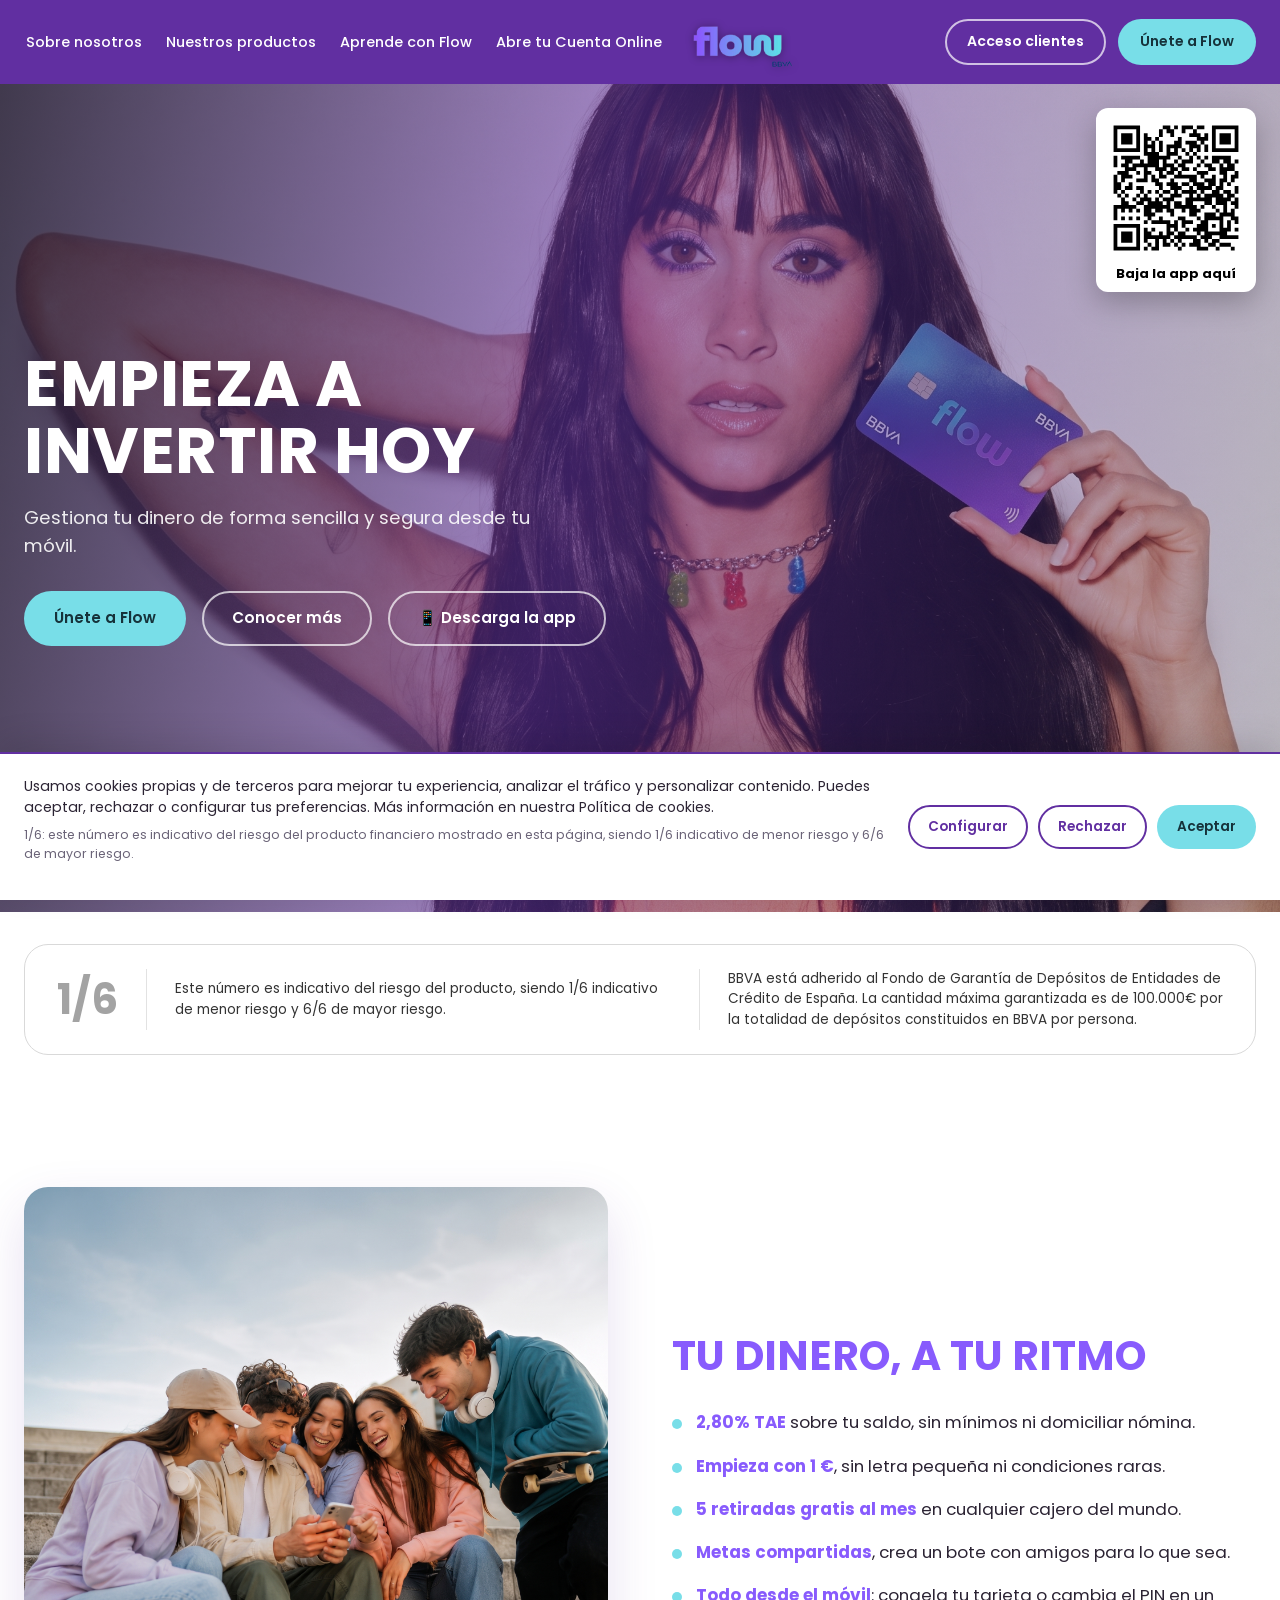
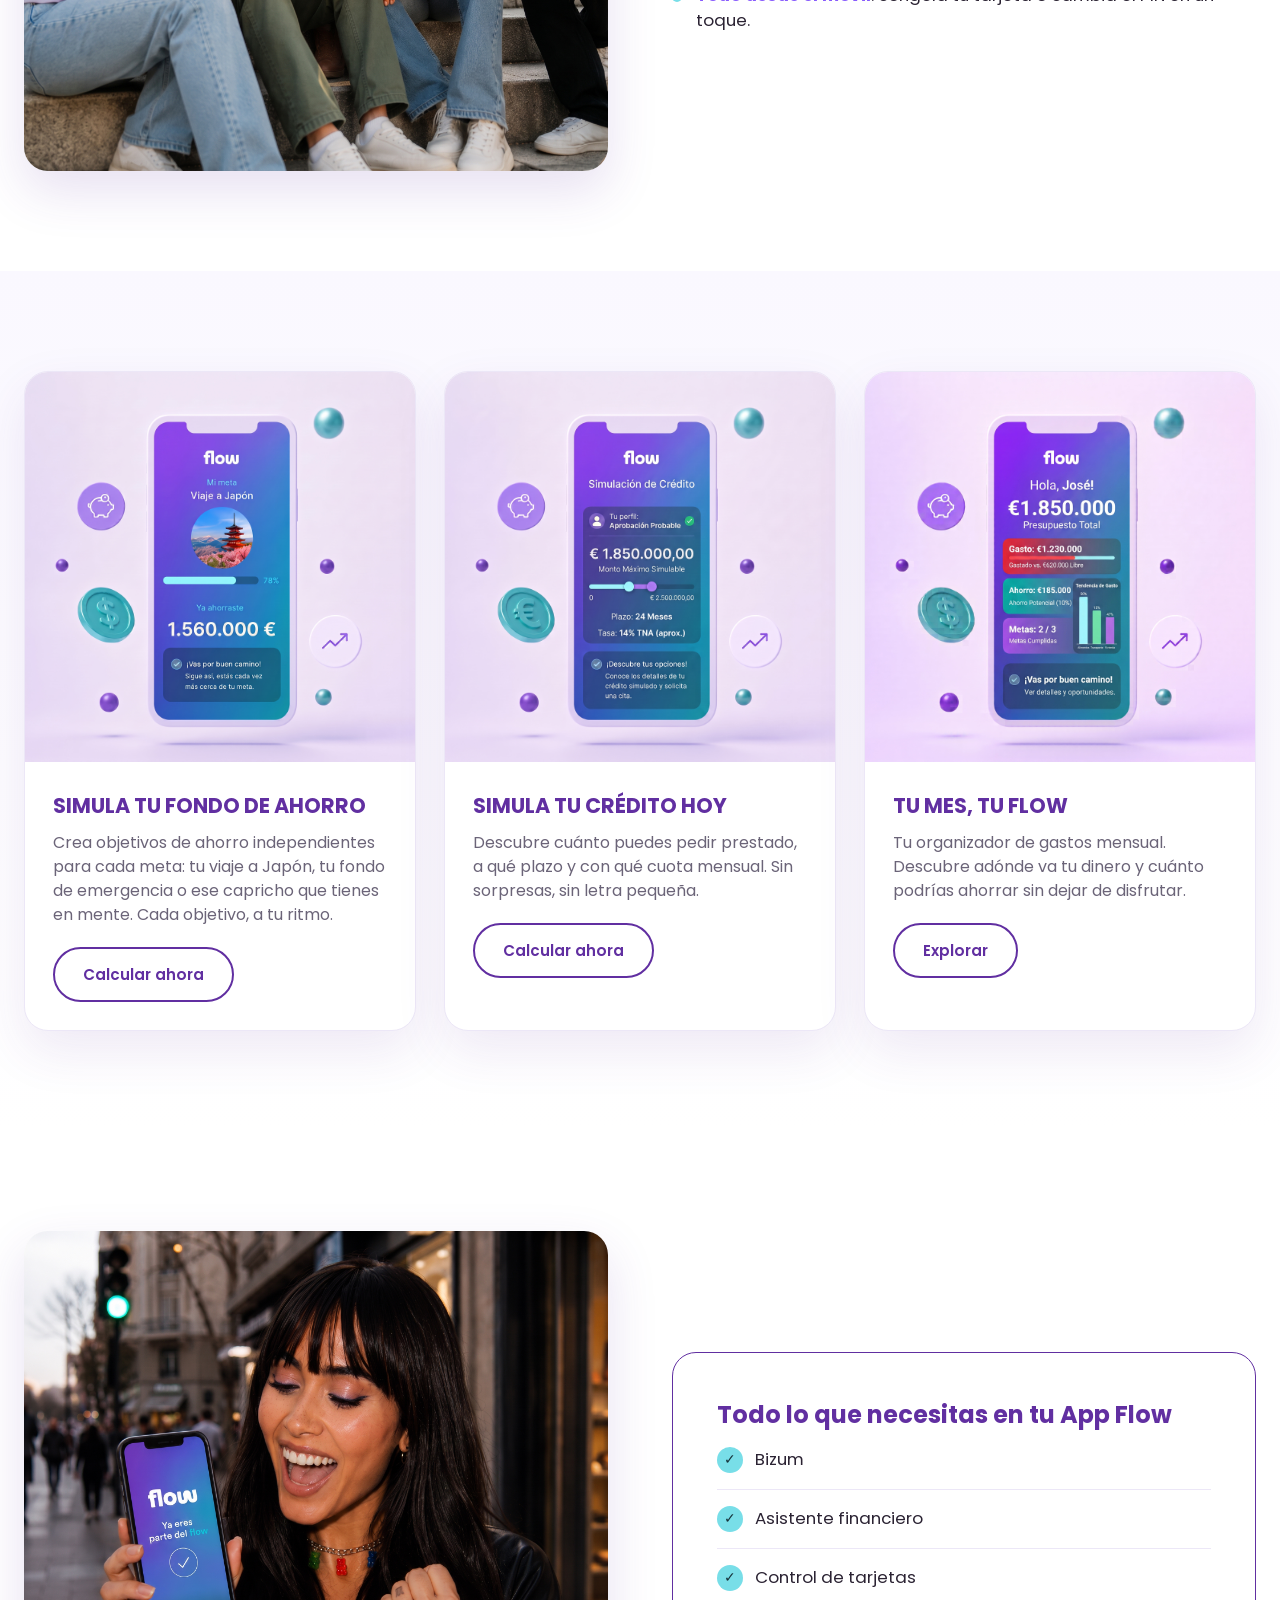
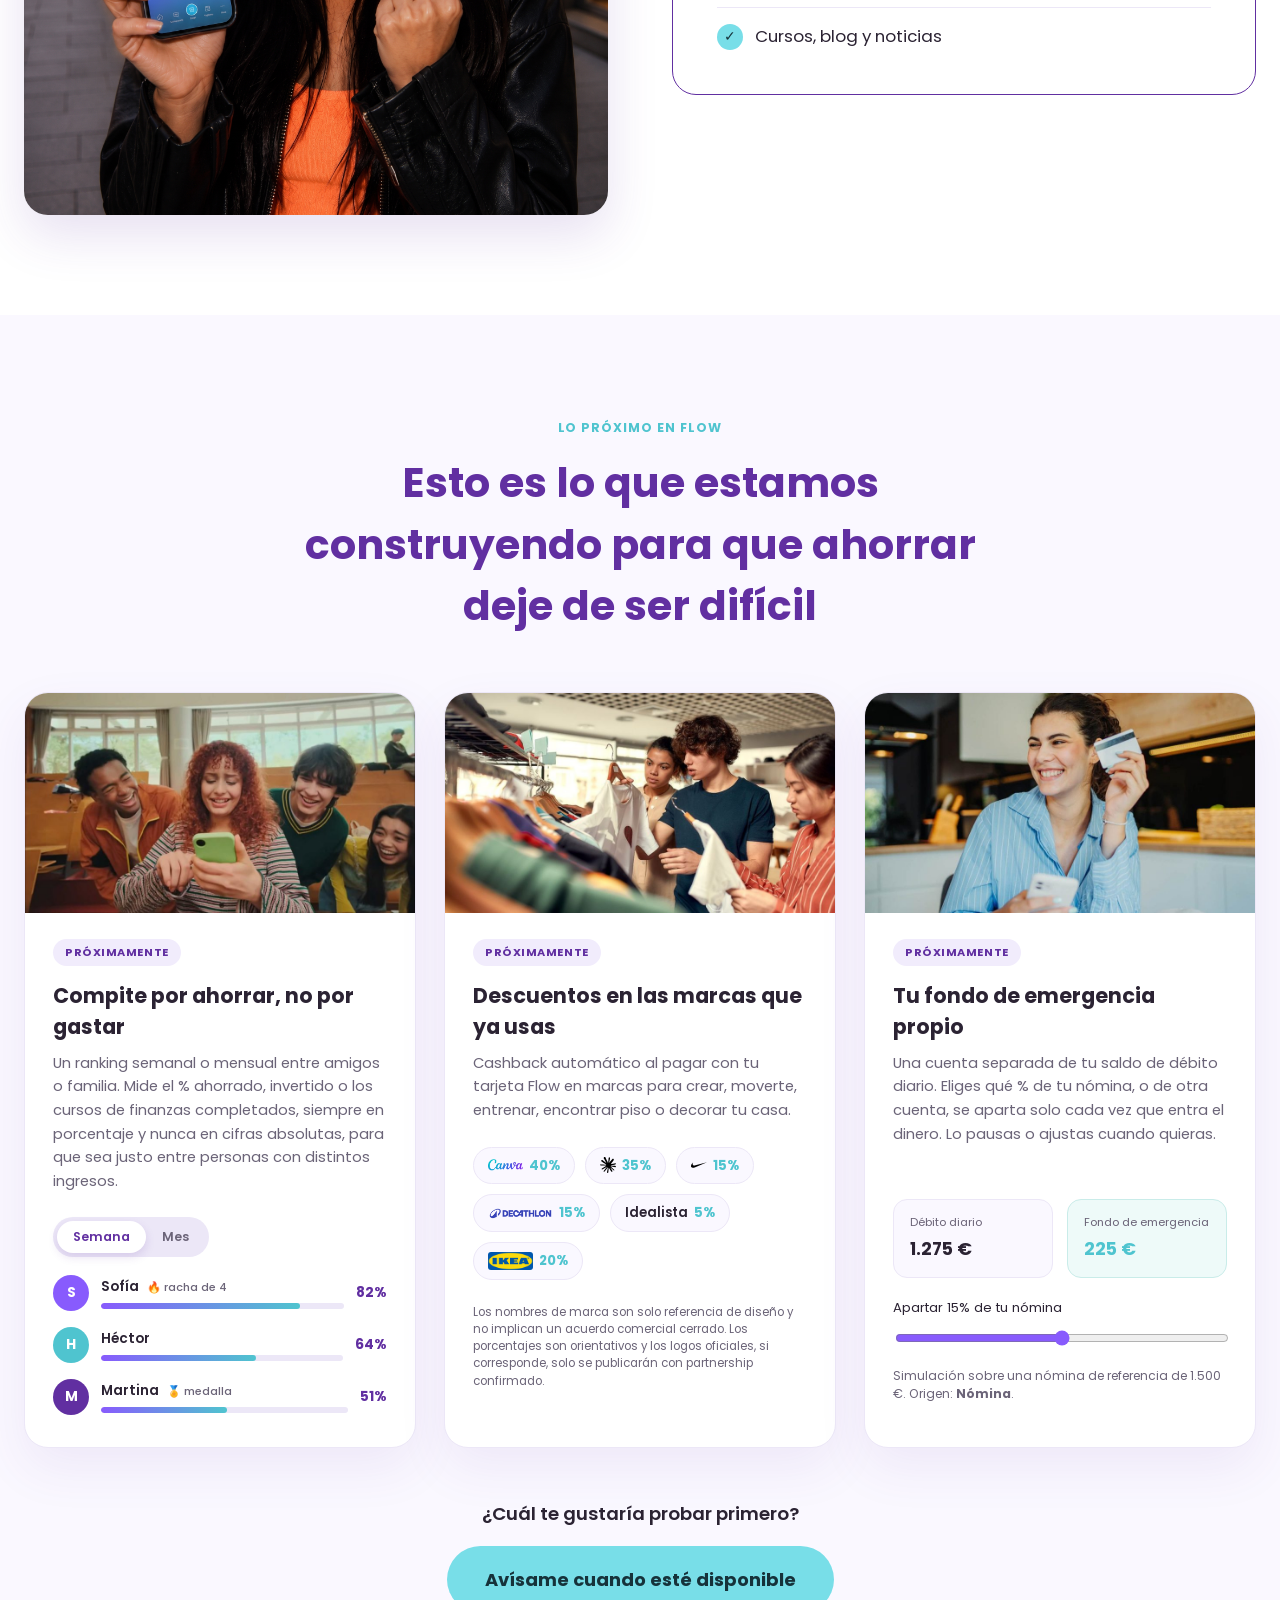
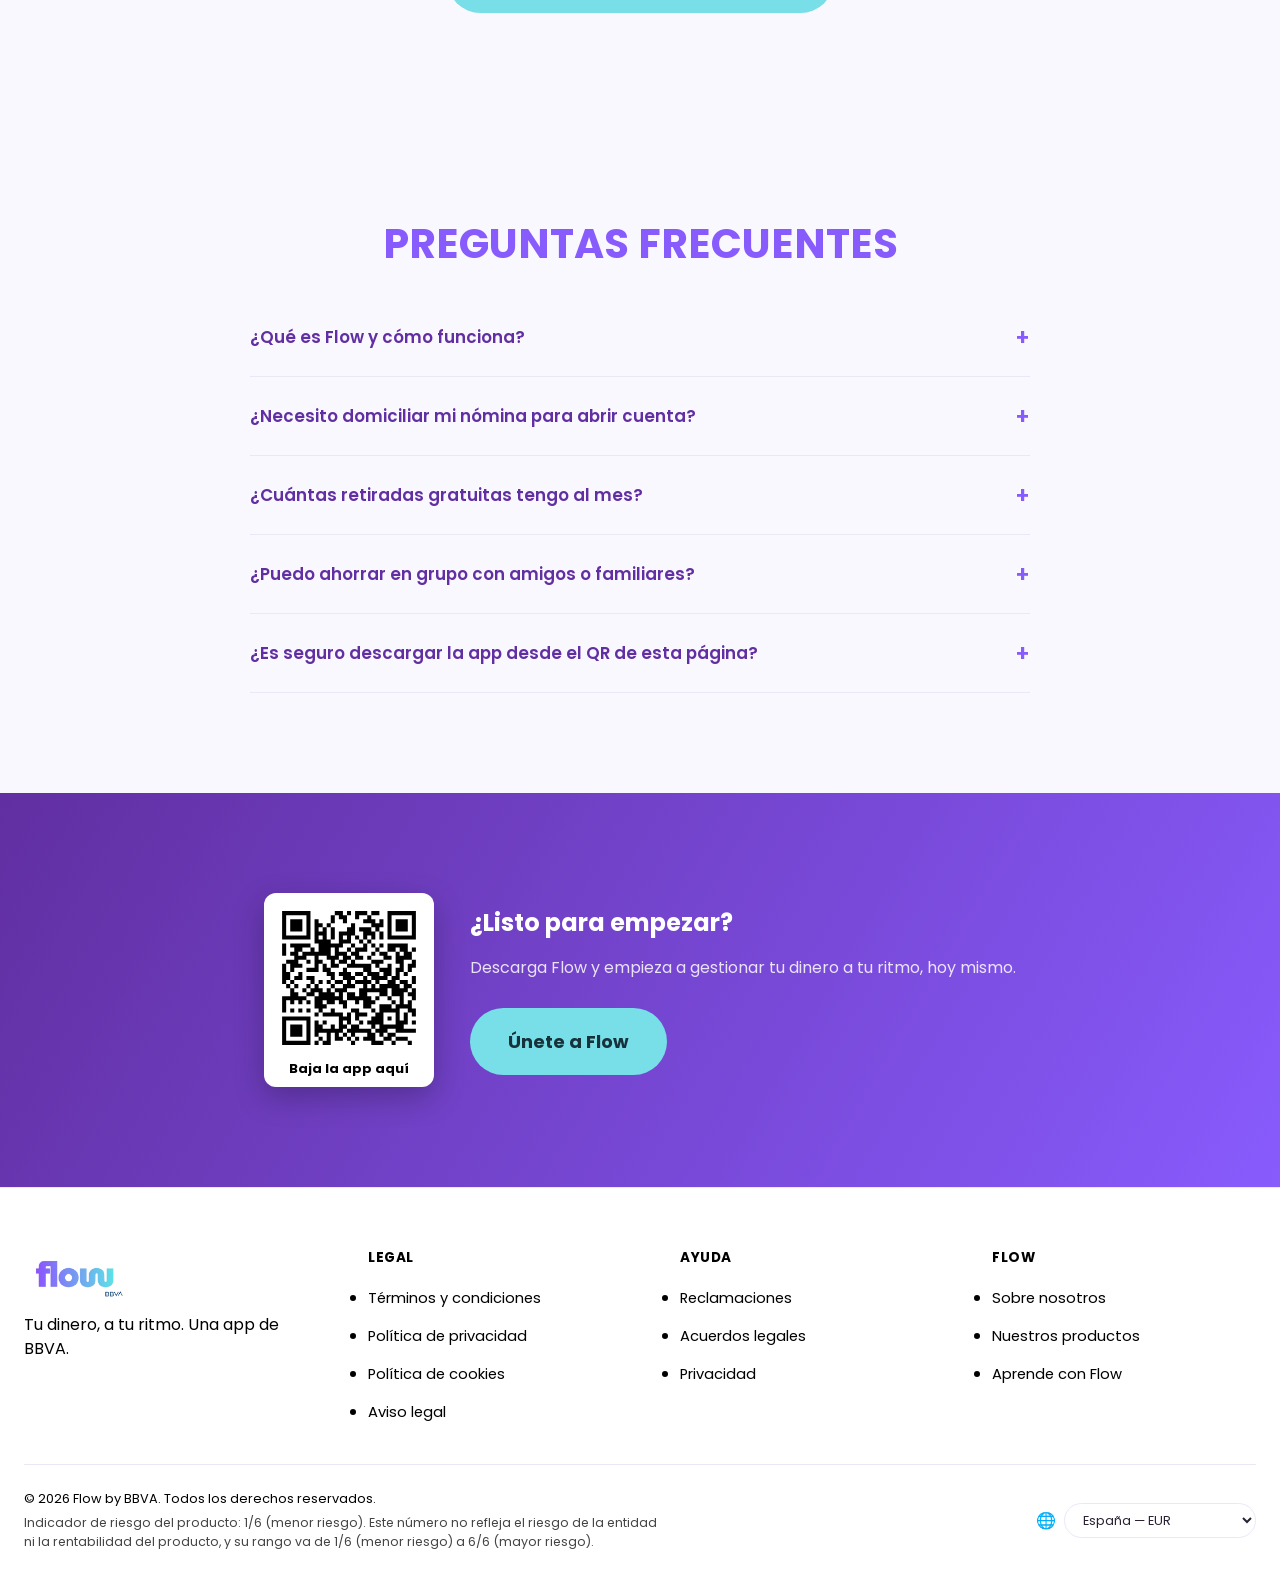
<file: index.html>
<!DOCTYPE html>
<html lang="es">
<head>
  <meta charset="UTF-8">
  <meta name="viewport" content="width=device-width, initial-scale=1.0">

  <!-- ============ SEO ============ -->
  <title>Flow · Tu dinero, a tu ritmo | Descarga la App</title>
  <meta name="description" content="Flow es la app financiera para gestionar tu dinero de forma sencilla y segura. Ahorra con 2,80% TAE, retiradas gratis y metas compartidas. Descárgala hoy.">
  <link rel="canonical" href="https://www.flow.example/">
  <meta name="robots" content="index, follow">

  <!-- Open Graph -->
  <meta property="og:type" content="website">
  <meta property="og:title" content="Flow · Tu dinero, a tu ritmo">
  <meta property="og:description" content="Gestiona tu dinero de forma sencilla y segura desde tu móvil. Empieza a invertir hoy con Flow.">
  <meta property="og:image" content="https://www.flow.example/assets/images/hero-influencer.png">
  <meta property="og:url" content="https://www.flow.example/">
  <meta property="og:site_name" content="Flow">
  <meta property="og:locale" content="es_ES">

  <!-- Twitter Card -->
  <meta name="twitter:card" content="summary_large_image">
  <meta name="twitter:title" content="Flow · Tu dinero, a tu ritmo">
  <meta name="twitter:description" content="Gestiona tu dinero de forma sencilla y segura desde tu móvil.">
  <meta name="twitter:image" content="https://www.flow.example/assets/images/hero-influencer.png">

  <link rel="icon" href="assets/images/logo-flow.svg" type="image/svg+xml">

  <!-- ============ Tipografías ============ -->
  <link rel="preconnect" href="https://fonts.googleapis.com">
  <link rel="preconnect" href="https://fonts.gstatic.com" crossorigin>
  <link href="https://fonts.googleapis.com/css2?family=Museo+Moderno:wght@600;700&family=Poppins:wght@400;500;600;700&display=swap" rel="stylesheet">

  <link rel="stylesheet" href="assets/css/style.css?v=40">

  <!-- ============ Google Consent Mode v2 (por defecto denegado) ============ -->
  <script>
    window.dataLayer = window.dataLayer || [];
    function gtag(){ dataLayer.push(arguments); }
    gtag('consent', 'default', {
      ad_storage: 'denied',
      ad_user_data: 'denied',
      ad_personalization: 'denied',
      analytics_storage: 'denied',
      wait_for_update: 500
    });
  </script>

  <!-- ============ Google Tag Manager ============ -->
  <!-- TODO: sustituir GTM-XXXXXXX por el ID real del contenedor -->
  <script>
    (function(w,d,s,l,i){w[l]=w[l]||[];w[l].push({'gtm.start': new Date().getTime(),event:'gtm.js'});
    var f=d.getElementsByTagName(s)[0], j=d.createElement(s), dl=l!='dataLayer'?'&l='+l:'';
    j.async=true; j.src='https://www.googletagmanager.com/gtm.js?id='+i+dl; f.parentNode.insertBefore(j,f);
    })(window,document,'script','dataLayer','GTM-XXXXXXX');
  </script>

  <!-- ============ Meta Pixel (placeholder) ============ -->
  <!-- TODO: sustituir por el ID real del píxel y descomentar cuando exista consentimiento de marketing -->
  <!--
  <script>
    !function(f,b,e,v,n,t,s){...}(window, document,'script','https://connect.facebook.net/en_US/fbevents.js');
    fbq('init', 'PIXEL_ID');
    fbq('track', 'PageView');
  </script>
  -->
</head>
<body>
  <a href="#main-content" class="skip-link">Saltar al contenido principal</a>

  <!-- GTM (noscript) -->
  <noscript><iframe src="https://www.googletagmanager.com/ns.html?id=GTM-XXXXXXX"
  height="0" width="0" style="display:none;visibility:hidden"></iframe></noscript>

  <!-- ============ HEADER ============ -->
  <header class="site-header">
    <div class="container header-inner">
      <nav class="main-nav" aria-label="Navegación principal">
        <ul>
          <li><a href="sobre-nosotros.html">Sobre nosotros</a></li>
          <li><a href="productos.html">Nuestros productos</a></li>
          <li><a href="aprende.html">Aprende con Flow</a></li>
          <li><a href="abre-cuenta.html">Abre tu Cuenta Online</a></li>
          <li class="nav-mobile-only"><a href="acceso-clientes.html">Acceso clientes</a></li>
        </ul>
      </nav>

      <a href="index.html" class="logo-center" aria-label="Flow — Inicio">
        <img src="assets/images/logo-flow-transparent.png" alt="Flow" width="160" height="82">
      </a>

      <div class="header-ctas">
        <a href="acceso-clientes.html" class="btn btn-outline">Acceso clientes</a>
        <a href="hazte-cliente.html" class="btn btn-cta">Únete a Flow</a>
      </div>

      <button class="nav-toggle" aria-expanded="false" aria-controls="main-nav" aria-label="Abrir menú">☰</button>
    </div>
  </header>

  <main id="main-content">

    <!-- ============ HERO ============ -->
    <section class="hero" id="hero">
      <img class="hero-bg" src="assets/images/aitana-flow.jpeg" alt="" role="presentation">
      <div class="hero-overlay" aria-hidden="true"></div>
      <div class="qr-block hero-qr-corner">
        <img src="assets/images/qr-black.svg?v=2" alt="Código QR para descargar la app Flow" width="140" height="140">
        <span>Baja la app aquí</span>
      </div>
      <div class="container hero-inner">
        <div class="hero-text">
          <h1>Empieza a invertir hoy</h1>
          <p>Gestiona tu dinero de forma sencilla y segura desde tu móvil.</p>
          <div class="hero-actions">
            <a href="hazte-cliente.html" class="btn btn-cta">Únete a Flow</a>
            <a href="#beneficios" class="btn btn-outline">Conocer más</a>
            <a href="https://play.google.com/store/apps" class="btn btn-outline hero-download-app" data-app-download target="_blank" rel="noopener">📱 Descarga la app</a>
          </div>
        </div>
      </div>
    </section>

    <!-- ============ AVISO DE RIESGO DEL PRODUCTO ============ -->
    <div class="risk-disclosure-wrap">
      <div class="container">
        <div class="risk-disclosure">
          <div class="risk-number" aria-hidden="true">1/6</div>
          <div class="risk-divider" aria-hidden="true"></div>
          <p class="risk-text">Este número es indicativo del riesgo del producto, siendo 1/6 indicativo de menor riesgo y 6/6 de mayor riesgo.</p>
          <div class="risk-divider" aria-hidden="true"></div>
          <p class="risk-text">BBVA está adherido al Fondo de Garantía de Depósitos de Entidades de Crédito de España. La cantidad máxima garantizada es de 100.000€ por la totalidad de depósitos constituidos en BBVA por persona.</p>
        </div>
      </div>
    </div>

    <!-- ============ BENEFICIOS ============ -->
    <section id="beneficios">
      <div class="container split">
        <div class="split-media anim-left">
          <img src="assets/images/beneficios-bbva.jpeg" alt="Grupo de amigos disfrutando y consultando la app Flow" loading="lazy">
        </div>
        <div class="split-text anim-right">
          <h2 class="section-title">Tu dinero, a tu ritmo</h2>
          <ul class="benefits-list">
            <li><span class="icon-dot" aria-hidden="true"></span><span><strong>2,80% TAE</strong> sobre tu saldo, sin mínimos ni domiciliar nómina.</span></li>
            <li><span class="icon-dot" aria-hidden="true"></span><span><strong>Empieza con 1 €</strong>, sin letra pequeña ni condiciones raras.</span></li>
            <li><span class="icon-dot" aria-hidden="true"></span><span><strong>5 retiradas gratis al mes</strong> en cualquier cajero del mundo.</span></li>
            <li><span class="icon-dot" aria-hidden="true"></span><span><strong>Metas compartidas</strong>, crea un bote con amigos para lo que sea.</span></li>
            <li><span class="icon-dot" aria-hidden="true"></span><span><strong>Todo desde el móvil</strong>: congela tu tarjeta o cambia el PIN en un toque.</span></li>
          </ul>
        </div>
      </div>
    </section>

    <!-- ============ SIMULADOR (carrusel de 3 slides) ============ -->
    <section class="simulator-section" id="simulador">
      <div class="container">
        <div class="carousel" data-carousel>
          <button type="button" class="carousel-arrow carousel-arrow-prev" data-carousel-prev aria-label="Slide anterior">&#8249;</button>

          <div class="carousel-viewport">
          <div class="carousel-track" data-carousel-track>

            <article class="carousel-slide">
              <img src="assets/images/japon-es.jpg" alt="Simulación de una meta de ahorro para un viaje a Japón en la app Flow" loading="lazy">
              <div class="carousel-slide-content">
                <h3>Simula tu fondo de ahorro</h3>
                <p>Crea objetivos de ahorro independientes para cada meta: tu viaje a Japón, tu fondo de emergencia o ese capricho que tienes en mente. Cada objetivo, a tu ritmo.</p>
                <button type="button" class="btn btn-ghost-purple" data-simulator-open="ahorro" aria-expanded="false">Calcular ahora</button>
              </div>
            </article>

            <article class="carousel-slide">
              <img src="assets/images/credito-flow.jpg" alt="Simulación de crédito en la app Flow" loading="lazy">
              <div class="carousel-slide-content">
                <h3>Simula tu crédito hoy</h3>
                <p>Descubre cuánto puedes pedir prestado, a qué plazo y con qué cuota mensual. Sin sorpresas, sin letra pequeña.</p>
                <button type="button" class="btn btn-ghost-purple" data-simulator-open="credito" aria-expanded="false">Calcular ahora</button>
              </div>
            </article>

            <article class="carousel-slide">
              <img src="assets/images/billetera-flow.jpeg" alt="Organizador de gastos mensuales en la app Flow" loading="lazy">
              <div class="carousel-slide-content">
                <h3>Tu mes, tu Flow</h3>
                <p>Tu organizador de gastos mensual. Descubre adónde va tu dinero y cuánto podrías ahorrar sin dejar de disfrutar.</p>
                <button type="button" class="btn btn-ghost-purple" data-simulator-open="billetera" aria-expanded="false">Explorar</button>
              </div>
            </article>

          </div>
          </div>

          <button type="button" class="carousel-arrow carousel-arrow-next" data-carousel-next aria-label="Siguiente slide">&#8250;</button>
          <div class="carousel-dots" data-carousel-dots></div>
        </div>

        <div class="simulator-widget" data-simulator-panel="ahorro" aria-live="polite">
          <div class="simulator-field">
            <label for="sim-amount">Aporte mensual: <span id="sim-amount-value">100 €</span></label>
            <input type="range" id="sim-amount" min="10" max="1000" step="10" value="100">
          </div>
          <div class="simulator-field">
            <label for="sim-months">Plazo: <span id="sim-months-value">12 meses</span></label>
            <input type="range" id="sim-months" min="1" max="60" step="1" value="12">
          </div>
          <p class="simulator-rate-note">Estimación con 2,80% TAE.</p>
          <p class="simulator-result" id="sim-result"></p>
        </div>

        <div class="simulator-widget" data-simulator-panel="credito" aria-live="polite">
          <div class="simulator-field">
            <label for="credit-amount">Monto a financiar: <span id="credit-amount-value">3.000 €</span></label>
            <input type="range" id="credit-amount" min="500" max="20000" step="100" value="3000">
          </div>
          <div class="simulator-field">
            <label for="credit-months">Plazo: <span id="credit-months-value">12 meses</span></label>
            <input type="range" id="credit-months" min="3" max="60" step="1" value="12">
          </div>
          <p class="simulator-rate-note">TAE orientativa: 6,90% (sujeta a evaluación de tu perfil).</p>
          <p class="simulator-result" id="credit-result"></p>
        </div>

        <div class="simulator-widget" data-simulator-panel="billetera" aria-live="polite">
          <div class="simulator-field">
            <label for="budget-income">Ingreso mensual: <span id="budget-income-value">1.500 €</span></label>
            <input type="range" id="budget-income" min="300" max="6000" step="50" value="1500">
          </div>
          <p class="simulator-rate-note">Basado en la regla 50/30/20: necesidades, deseos y ahorro.</p>
          <div class="budget-breakdown" id="budget-breakdown"></div>
        </div>
      </div>
    </section>

    <!-- ============ APP FLOW ============ -->
    <section id="app-flow">
      <div class="container split">
        <div class="split-media anim-left">
          <img src="assets/images/aitana-app.jpeg" alt="Persona joven consultando la app Flow desde su móvil en la calle" loading="lazy" style="aspect-ratio:1/1; height:auto;">
        </div>
        <div class="split-text anim-right">
          <div class="app-box">
            <h2>Todo lo que necesitas en tu App Flow</h2>
            <ul>
              <li><span class="check" aria-hidden="true">✓</span> Bizum</li>
              <li><span class="check" aria-hidden="true">✓</span> Asistente financiero</li>
              <li><span class="check" aria-hidden="true">✓</span> Control de tarjetas</li>
              <li><span class="check" aria-hidden="true">✓</span> Cursos, blog y noticias</li>
            </ul>
          </div>
        </div>
      </div>
    </section>

    <!-- ============ LO PRÓXIMO EN FLOW (roadmap, en desarrollo) ============ -->
    <section class="upcoming-section" id="proximamente">
      <div class="container">

        <div class="upcoming-header anim-fade">
          <span class="eyebrow-tag">Lo próximo en Flow</span>
          <h2 class="section-title upcoming-title">Esto es lo que estamos construyendo para que ahorrar deje de ser difícil</h2>
        </div>

        <div class="upcoming-grid">

          <!-- Bloque 1: Reto/ranking de ahorro -->
          <article class="upcoming-card anim-fade">
            <img src="assets/images/upcoming-ranking.jpg" alt="Grupo de amigos mirando el móvil y riéndose" class="upcoming-card-cover" loading="lazy">
            <div class="upcoming-card-body">
              <div class="upcoming-card-head">
                <span class="upcoming-badge">Próximamente</span>
                <h3>Compite por ahorrar, no por gastar</h3>
                <p>Un ranking semanal o mensual entre amigos o familia. Mide el % ahorrado, invertido o los cursos de finanzas completados, siempre en porcentaje y nunca en cifras absolutas, para que sea justo entre personas con distintos ingresos.</p>
              </div>

              <div class="leaderboard-mock">
                <div class="leaderboard-toggle" data-leaderboard-toggle>
                  <button type="button" class="is-active" data-range="semana">Semana</button>
                  <button type="button" data-range="mes">Mes</button>
                </div>
                <ul class="leaderboard-list">
                  <li>
                    <span class="lb-avatar" style="background:#885BFD;" aria-hidden="true">S</span>
                    <div class="lb-info">
                      <span class="lb-name">Sofía <span class="lb-streak">🔥 racha de 4</span></span>
                      <div class="lb-bar"><span style="width:82%;"></span></div>
                    </div>
                    <span class="lb-pct">82%</span>
                  </li>
                  <li>
                    <span class="lb-avatar" style="background:#4fc4cf;" aria-hidden="true">H</span>
                    <div class="lb-info">
                      <span class="lb-name">Héctor <span class="lb-streak"></span></span>
                      <div class="lb-bar"><span style="width:64%;"></span></div>
                    </div>
                    <span class="lb-pct">64%</span>
                  </li>
                  <li>
                    <span class="lb-avatar" style="background:#612FA1;" aria-hidden="true">M</span>
                    <div class="lb-info">
                      <span class="lb-name">Martina <span class="lb-streak">🏅 medalla</span></span>
                      <div class="lb-bar"><span style="width:51%;"></span></div>
                    </div>
                    <span class="lb-pct">51%</span>
                  </li>
                </ul>
              </div>
            </div>
          </article>

          <!-- Bloque 2: Descuentos automáticos con marcas -->
          <article class="upcoming-card anim-fade">
            <img src="assets/images/upcoming-descuentos.jpg" alt="Grupo de amigos mirando ropa en una tienda" class="upcoming-card-cover" loading="lazy">
            <div class="upcoming-card-body">
              <div class="upcoming-card-head">
                <span class="upcoming-badge">Próximamente</span>
                <h3>Descuentos en las marcas que ya usas</h3>
                <p>Cashback automático al pagar con tu tarjeta Flow en marcas para crear, moverte, entrenar, encontrar piso o decorar tu casa.</p>
              </div>

              <div class="brand-chips">
                <span class="brand-chip"><img src="assets/images/brand-canva.png" alt="Canva" class="brand-chip-logo brand-chip-logo--wide"><em>40%</em></span>
                <span class="brand-chip"><img src="assets/images/brand-claude.svg" alt="Claude" class="brand-chip-logo"><em>35%</em></span>
                <span class="brand-chip"><img src="assets/images/brand-nike.svg" alt="Nike" class="brand-chip-logo"><em>15%</em></span>
                <span class="brand-chip"><img src="assets/images/brand-decathlon.png" alt="Decathlon" class="brand-chip-logo brand-chip-logo--wide"><em>15%</em></span>
                <span class="brand-chip">Idealista <em>5%</em></span>
                <span class="brand-chip"><img src="assets/images/brand-ikea.png" alt="IKEA" class="brand-chip-logo brand-chip-logo--badge"><em>20%</em></span>
              </div>
              <p class="upcoming-legal">Los nombres de marca son solo referencia de diseño y no implican un acuerdo comercial cerrado. Los porcentajes son orientativos y los logos oficiales, si corresponde, solo se publicarán con partnership confirmado.</p>
            </div>
          </article>

          <!-- Bloque 3: Fondo de emergencia automático -->
          <article class="upcoming-card anim-fade">
            <img src="assets/images/upcoming-fondo-emergencia.jpg" alt="Chica sonriendo con el móvil y la tarjeta Flow en la mano" class="upcoming-card-cover" loading="lazy">
            <div class="upcoming-card-body">
              <div class="upcoming-card-head">
                <span class="upcoming-badge">Próximamente</span>
                <h3>Tu fondo de emergencia propio</h3>
                <p>Una cuenta separada de tu saldo de débito diario. Eliges qué % de tu nómina, o de otra cuenta, se aparta solo cada vez que entra el dinero. Lo pausas o ajustas cuando quieras.</p>
              </div>

              <div class="fund-mock">
                <div class="fund-balances">
                  <div class="fund-balance">
                    <span class="fund-balance-label">Débito diario</span>
                    <span class="fund-balance-value" id="fund-debit-value">1.275 €</span>
                  </div>
                  <div class="fund-balance fund-balance--saving">
                    <span class="fund-balance-label">Fondo de emergencia</span>
                    <span class="fund-balance-value" id="fund-saving-value">225 €</span>
                  </div>
                </div>
                <div class="fund-slider-field">
                  <label for="fund-pct">Apartar <span id="fund-pct-value">15%</span> de tu nómina</label>
                  <input type="range" id="fund-pct" min="0" max="30" step="1" value="15">
                </div>
                <p class="fund-source">Simulación sobre una nómina de referencia de 1.500 €. Origen: <strong>Nómina</strong>.</p>
              </div>
            </div>
          </article>

        </div>

        <div class="upcoming-closing anim-fade">
          <p class="upcoming-question">¿Cuál te gustaría probar primero?</p>
          <a href="#" class="btn btn-cta btn-cta-lg" data-waitlist-cta>Avísame cuando esté disponible</a>
        </div>

      </div>
    </section>

    <!-- ============ FAQ ============ -->
    <section class="faq-section" id="faq">
      <div class="container">
        <h2 class="section-title" style="text-align:center;">Preguntas frecuentes</h2>
        <div class="faq-list">

          <div class="faq-item">
            <button class="faq-question" aria-expanded="false">
              ¿Qué es Flow y cómo funciona?
              <span class="icon" aria-hidden="true">+</span>
            </button>
            <div class="faq-answer">
              <p>Flow es la app financiera de BBVA para gestionar tu dinero, ahorrar y pagar desde el móvil, sin comisiones ocultas ni mínimos de vinculación.</p>
            </div>
          </div>

          <div class="faq-item">
            <button class="faq-question" aria-expanded="false">
              ¿Necesito domiciliar mi nómina para abrir cuenta?
              <span class="icon" aria-hidden="true">+</span>
            </button>
            <div class="faq-answer">
              <p>No. Puedes abrir tu cuenta y empezar a ahorrar con el 2,80% TAE sin domiciliar nómina ni mantener un saldo mínimo.</p>
            </div>
          </div>

          <div class="faq-item">
            <button class="faq-question" aria-expanded="false">
              ¿Cuántas retiradas gratuitas tengo al mes?
              <span class="icon" aria-hidden="true">+</span>
            </button>
            <div class="faq-answer">
              <p>Dispones de 5 retiradas gratuitas al mes en cualquier cajero del mundo con tu tarjeta Flow.</p>
            </div>
          </div>

          <div class="faq-item">
            <button class="faq-question" aria-expanded="false">
              ¿Puedo ahorrar en grupo con amigos o familiares?
              <span class="icon" aria-hidden="true">+</span>
            </button>
            <div class="faq-answer">
              <p>Sí, con las metas compartidas puedes crear un bote junto a otras personas para un viaje, un regalo o cualquier objetivo común.</p>
            </div>
          </div>

          <div class="faq-item">
            <button class="faq-question" aria-expanded="false">
              ¿Es seguro descargar la app desde el QR de esta página?
              <span class="icon" aria-hidden="true">+</span>
            </button>
            <div class="faq-answer">
              <p>Sí, el código QR enlaza directamente a la ficha oficial de la app en App Store y Google Play.</p>
            </div>
          </div>

        </div>
      </div>
    </section>

    <!-- ============ CTA FINAL ============ -->
    <section class="final-cta">
      <div class="container anim-fade final-cta-inner">
        <div class="qr-block final-cta-qr">
          <img src="assets/images/qr-black.svg?v=2" alt="Código QR para descargar la app Flow" width="150" height="150">
          <span>Baja la app aquí</span>
        </div>
        <div class="final-cta-text">
          <h2>¿Listo para empezar?</h2>
          <p>Descarga Flow y empieza a gestionar tu dinero a tu ritmo, hoy mismo.</p>
          <a href="#hero" class="btn btn-cta btn-cta-lg">Únete a Flow</a>
        </div>
      </div>
    </section>

  </main>

  <!-- ============ FOOTER ============ -->
  <footer class="site-footer">
    <div class="container">
      <div class="footer-top">
        <div>
          <img src="assets/images/logo-flow-transparent.png" alt="Flow" width="130" height="67" style="height:53px; width:auto;">
          <p style="max-width:280px; margin-top:12px; font-size:1rem;">Tu dinero, a tu ritmo. Una app de BBVA.</p>
        </div>
        <div class="footer-links">
          <div class="footer-links-col">
            <h4>Legal</h4>
            <ul>
              <li><a href="terminos.html">Términos y condiciones</a></li>
              <li><a href="privacidad.html">Política de privacidad</a></li>
              <li><a href="cookies.html">Política de cookies</a></li>
              <li><a href="aviso-legal.html">Aviso legal</a></li>
            </ul>
          </div>
          <div class="footer-links-col">
            <h4>Ayuda</h4>
            <ul>
              <li><a href="reclamaciones.html">Reclamaciones</a></li>
              <li><a href="aviso-legal.html#acuerdos">Acuerdos legales</a></li>
              <li><a href="privacidad.html">Privacidad</a></li>
            </ul>
          </div>
          <div class="footer-links-col">
            <h4>Flow</h4>
            <ul>
              <li><a href="sobre-nosotros.html">Sobre nosotros</a></li>
              <li><a href="productos.html">Nuestros productos</a></li>
              <li><a href="aprende.html">Aprende con Flow</a></li>
            </ul>
          </div>
        </div>
      </div>
      <div class="footer-bottom">
        <div class="footer-bottom-info">
        <span>© 2026 Flow by BBVA. Todos los derechos reservados.</span>
        <span class="footer-risk">Indicador de riesgo del producto: 1/6 (menor riesgo). Este número no refleja el riesgo de la entidad ni la rentabilidad del producto, y su rango va de 1/6 (menor riesgo) a 6/6 (mayor riesgo).</span>
        </div>
        <div class="footer-region">
          <span class="footer-region-icon" aria-hidden="true">🌐</span>
          <select id="footer-region-select" aria-label="Elige tu país y moneda">
            <option value="ES-EUR">España — EUR</option>
            <option value="MX-MXN">México — MXN</option>
            <option value="CO-COP">Colombia — COP</option>
            <option value="AR-ARS">Argentina — ARS</option>
            <option value="PE-PEN">Perú — PEN</option>
            <option value="US-USD">Estados Unidos — USD</option>
          </select>
        </div>
      </div>
    </div>
  </footer>

  <!-- ============ COOKIE BANNER ============ -->
  <div class="cookie-banner" role="dialog" aria-label="Configuración de cookies" aria-live="polite">
    <div class="cookie-inner">
      <p class="cookie-text">
        Usamos cookies propias y de terceros para mejorar tu experiencia, analizar el tráfico y personalizar contenido. Puedes aceptar, rechazar o configurar tus preferencias. Más información en nuestra <a href="cookies.html">Política de cookies</a>.
        <span class="cookie-risk">1/6: este número es indicativo del riesgo del producto financiero mostrado en esta página, siendo 1/6 indicativo de menor riesgo y 6/6 de mayor riesgo.</span>
      </p>
      <div class="cookie-actions">
        <button type="button" class="btn btn-ghost-purple" data-cookie-prefs-toggle aria-expanded="false">Configurar</button>
        <button type="button" class="btn btn-outline" style="color:#612FA1; border-color:#612FA1;" data-cookie-reject>Rechazar</button>
        <button type="button" class="btn btn-cta" data-cookie-accept>Aceptar</button>
      </div>
    </div>
    <div class="cookie-prefs">
      <div class="container" style="padding:0;">
        <div class="cookie-pref-row">
          <span>Cookies necesarias (siempre activas)</span>
          <input type="checkbox" checked disabled>
        </div>
        <div class="cookie-pref-row">
          <span>Cookies analíticas</span>
          <input type="checkbox" id="pref-analytics">
        </div>
        <div class="cookie-pref-row">
          <span>Cookies de marketing</span>
          <input type="checkbox" id="pref-marketing">
        </div>
        <div style="margin-top:16px;">
          <button type="button" class="btn btn-cta" data-cookie-save-prefs>Guardar preferencias</button>
        </div>
      </div>
    </div>
  </div>

  <!-- ============ CHATBOT FLOTANTE ============ -->
  <div class="chatbot-widget" data-chatbot>
    <div class="chatbot-window" data-chatbot-window role="dialog" aria-label="Chat con Flow Assistant" aria-hidden="true">
      <div class="chatbot-header">
        <div class="chatbot-header-info">
          <span class="chatbot-avatar">
            <img src="assets/images/logo-flow-transparent.png" alt="" width="24" height="24">
          </span>
          <div class="chatbot-header-text">
            <strong>Flow Assistant</strong>
            <span class="chatbot-status"><span class="chatbot-status-dot" aria-hidden="true"></span>En línea</span>
          </div>
        </div>
        <button type="button" class="chatbot-close" data-chatbot-close aria-label="Cerrar chat">✕</button>
      </div>
      <div class="chatbot-messages" data-chatbot-messages></div>
      <form class="chatbot-input-row" data-chatbot-form>
        <input type="text" data-chatbot-input placeholder="Escribe tu mensaje..." autocomplete="off" aria-label="Escribe tu mensaje">
        <button type="submit" class="chatbot-send" aria-label="Enviar mensaje">
          <svg viewBox="0 0 24 24" width="18" height="18" aria-hidden="true"><path fill="currentColor" d="M2 21l21-9L2 3v7l15 2-15 2z"/></svg>
        </button>
      </form>
    </div>

    <button type="button" class="chatbot-toggle" data-chatbot-toggle aria-label="Abrir chat con Flow Assistant" aria-expanded="false">
      <svg class="chatbot-icon-chat" viewBox="0 0 24 24" width="32" height="32" aria-hidden="true">
        <path fill="currentColor" d="M4 4h16a2 2 0 0 1 2 2v10a2 2 0 0 1-2 2H8l-5 4V6a2 2 0 0 1 2-2z"/>
      </svg>
      <svg class="chatbot-icon-close" viewBox="0 0 24 24" width="28" height="28" aria-hidden="true">
        <path fill="currentColor" d="M6 6l12 12M18 6L6 18" stroke="currentColor" stroke-width="2.4" stroke-linecap="round"/>
      </svg>
    </button>
  </div>

  <script src="assets/js/main.js?v=7"></script>
  <script src="assets/js/chatbot.js?v=3"></script>
</body>
</html>
</file>
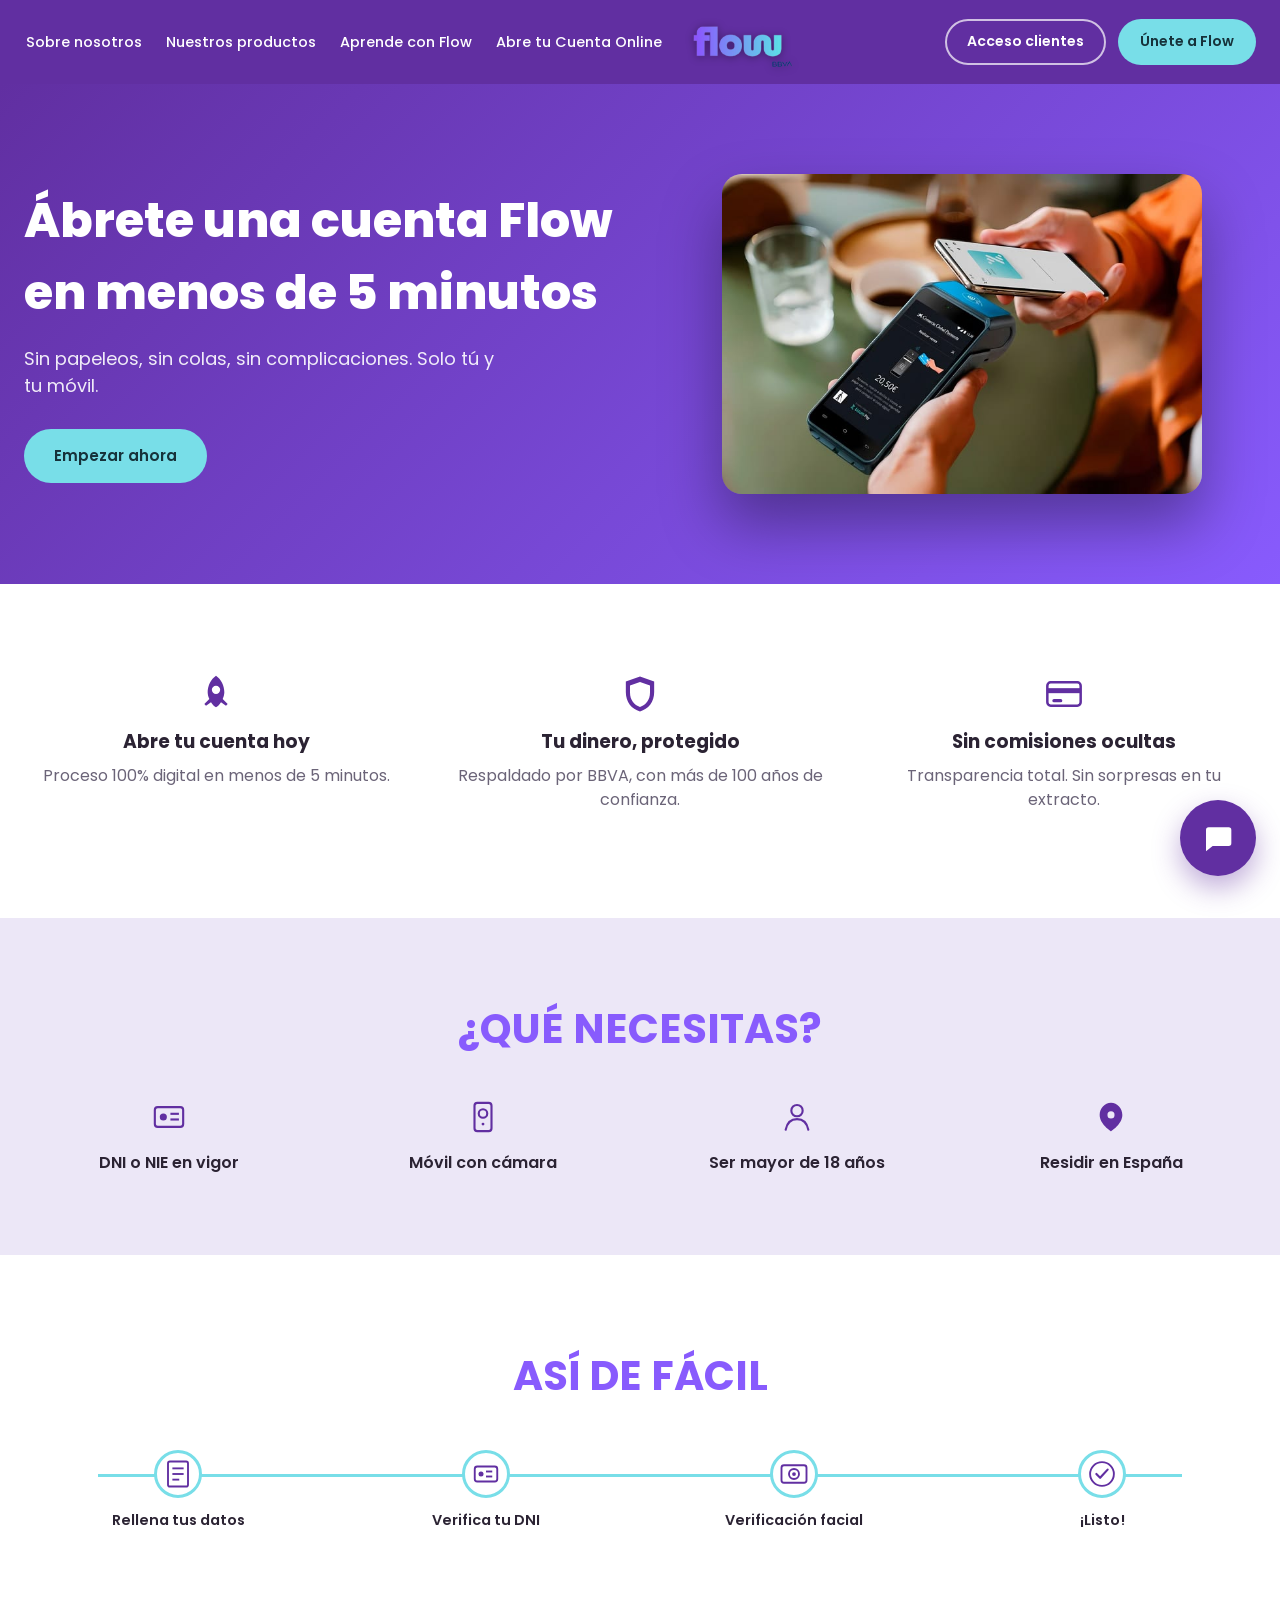
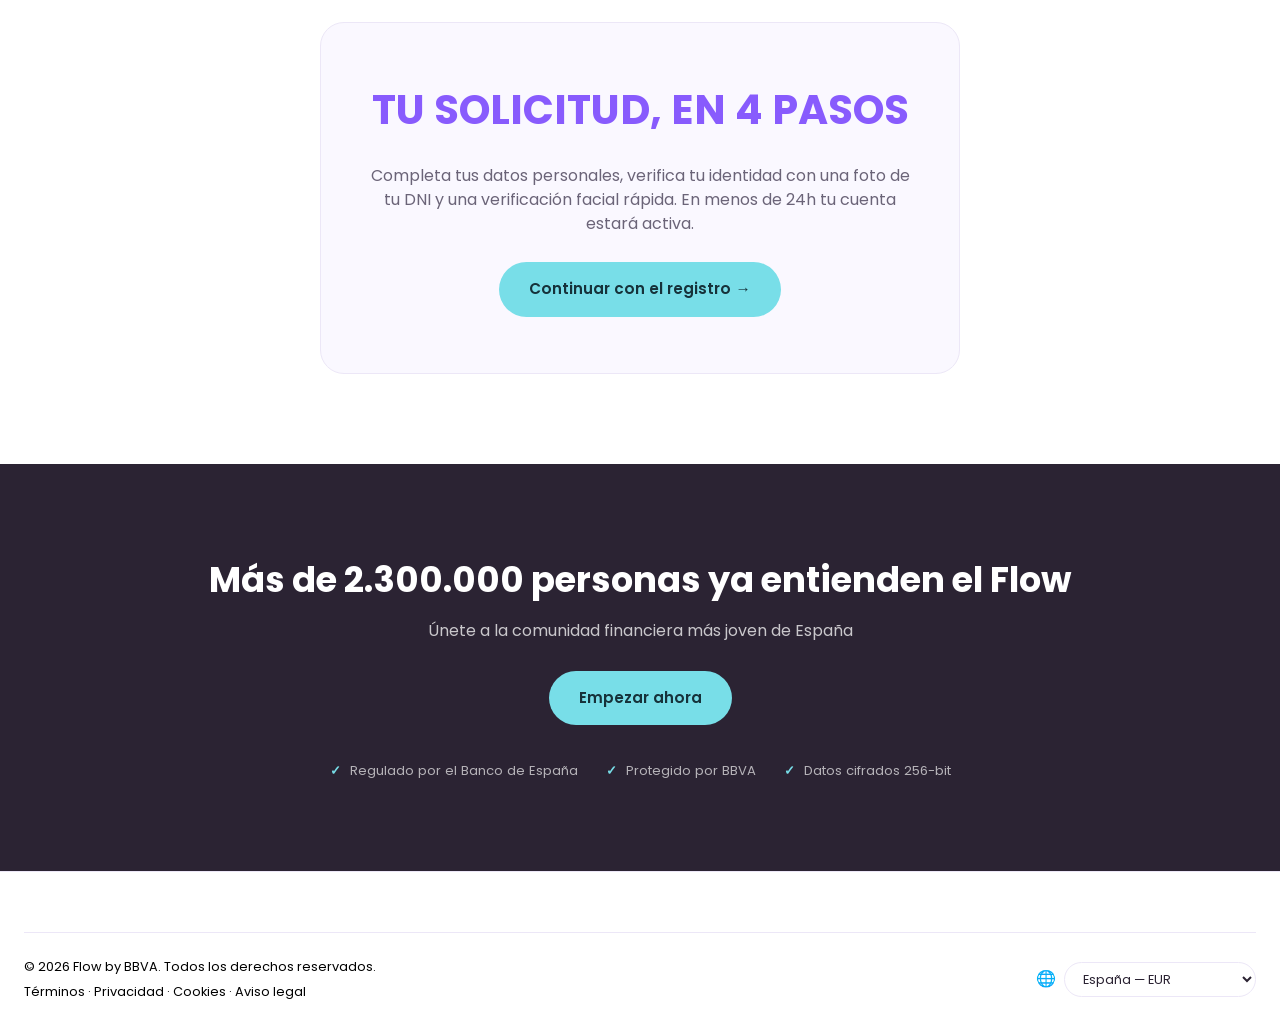
<file: abre-cuenta.html>
<!DOCTYPE html>
<html lang="es">
<head>
  <meta charset="UTF-8">
  <meta name="viewport" content="width=device-width, initial-scale=1.0">
  <title>Abre tu Cuenta Online | Flow</title>
  <meta name="description" content="Ábrete una cuenta Flow en menos de 5 minutos. Sin papeleos, sin colas, sin complicaciones. Solo tú y tu móvil.">
  <meta name="robots" content="index, follow">
  <link rel="preconnect" href="https://fonts.googleapis.com">
  <link rel="preconnect" href="https://fonts.gstatic.com" crossorigin>
  <link href="https://fonts.googleapis.com/css2?family=Museo+Moderno:wght@600;700&family=Poppins:wght@400;500;600;700&display=swap" rel="stylesheet">
  <link rel="stylesheet" href="assets/css/style.css?v=40">
</head>
<body>
  <a href="#main-content" class="skip-link">Saltar al contenido principal</a>

  <header class="site-header">
    <div class="container header-inner">
      <nav class="main-nav" aria-label="Navegación principal">
        <ul>
          <li><a href="sobre-nosotros.html">Sobre nosotros</a></li>
          <li><a href="productos.html">Nuestros productos</a></li>
          <li><a href="aprende.html">Aprende con Flow</a></li>
          <li><a href="abre-cuenta.html">Abre tu Cuenta Online</a></li>
          <li class="nav-mobile-only"><a href="acceso-clientes.html">Acceso clientes</a></li>
        </ul>
      </nav>
      <a href="index.html" class="logo-center" aria-label="Flow — Inicio">
        <img src="assets/images/logo-flow-transparent.png" alt="Flow" width="160" height="82">
      </a>
      <div class="header-ctas">
        <a href="acceso-clientes.html" class="btn btn-outline">Acceso clientes</a>
        <a href="hazte-cliente.html" class="btn btn-cta">Únete a Flow</a>
      </div>
      <button class="nav-toggle" aria-expanded="false" aria-controls="main-nav" aria-label="Abrir menú">☰</button>
    </div>
  </header>

  <main id="main-content">

    <!-- ============ HERO ============ -->
    <section class="account-hero">
      <div class="container account-hero-inner">
        <div class="account-hero-text">
          <h1>Ábrete una cuenta Flow en menos de 5 minutos</h1>
          <p>Sin papeleos, sin colas, sin complicaciones. Solo tú y tu móvil.</p>
          <a href="#alta" class="btn btn-cta account-hero-cta">Empezar ahora</a>
        </div>
        <div class="account-hero-art">
          <img class="account-hero-image" src="assets/images/cuenta-online.jpg" alt="Pago sin contacto desde el móvil con la app Flow" width="735" height="490">
        </div>
      </div>
    </section>

    <!-- ============ ¿POR QUÉ FLOW? ============ -->
    <section class="why-flow-section">
      <div class="container">
        <div class="why-flow-grid">
          <div class="why-flow-item anim-fade">
            <span class="why-flow-icon" aria-hidden="true">
              <svg viewBox="0 0 48 48" width="40" height="40"><path fill="currentColor" d="M24 2c6 4 10 12 10 20 0 3-1 6-2 8l6 6-2 2-6-4c-2 3-4 5-6 6-2-1-4-3-6-6l-6 4-2-2 6-6c-1-2-2-5-2-8 0-8 4-16 10-20zm0 12a5 5 0 100 10 5 5 0 000-10z"/></svg>
            </span>
            <h3>Abre tu cuenta hoy</h3>
            <p>Proceso 100% digital en menos de 5 minutos.</p>
          </div>
          <div class="why-flow-item anim-fade">
            <span class="why-flow-icon" aria-hidden="true">
              <svg viewBox="0 0 48 48" width="40" height="40"><path fill="currentColor" d="M24 3l17 6v13c0 12-7 20-17 23C14 42 7 34 7 22V9l17-6zm0 6.5L12 13.8v8.4c0 9 5 15 12 17.4 7-2.4 12-8.4 12-17.4v-8.4L24 9.5z"/></svg>
            </span>
            <h3>Tu dinero, protegido</h3>
            <p>Respaldado por BBVA, con más de 100 años de confianza.</p>
          </div>
          <div class="why-flow-item anim-fade">
            <span class="why-flow-icon" aria-hidden="true">
              <svg viewBox="0 0 48 48" width="40" height="40"><rect x="4" y="10" width="40" height="28" rx="4" fill="none" stroke="currentColor" stroke-width="3"/><rect x="4" y="17" width="40" height="6" fill="currentColor"/><rect x="10" y="30" width="12" height="4" rx="2" fill="currentColor"/></svg>
            </span>
            <h3>Sin comisiones ocultas</h3>
            <p>Transparencia total. Sin sorpresas en tu extracto.</p>
          </div>
        </div>
      </div>
    </section>

    <!-- ============ ¿QUÉ NECESITAS? ============ -->
    <section class="requisitos-section">
      <div class="container">
        <h2 class="section-title requisitos-title">¿Qué necesitas?</h2>
        <div class="requisitos-grid">
          <div class="requisito-item">
            <span class="requisito-icon" aria-hidden="true">
              <svg viewBox="0 0 48 48" width="34" height="34"><rect x="4" y="10" width="40" height="28" rx="4" fill="none" stroke="currentColor" stroke-width="3"/><circle cx="16" cy="24" r="5" fill="currentColor"/><rect x="26" y="18" width="12" height="3" fill="currentColor"/><rect x="26" y="26" width="12" height="3" fill="currentColor"/></svg>
            </span>
            <p>DNI o NIE en vigor</p>
          </div>
          <div class="requisito-item">
            <span class="requisito-icon" aria-hidden="true">
              <svg viewBox="0 0 48 48" width="34" height="34"><rect x="12" y="4" width="24" height="40" rx="4" fill="none" stroke="currentColor" stroke-width="3"/><circle cx="24" cy="19" r="6" fill="none" stroke="currentColor" stroke-width="3"/><line x1="24" y1="34" x2="24" y2="34" stroke="currentColor" stroke-width="4" stroke-linecap="round"/></svg>
            </span>
            <p>Móvil con cámara</p>
          </div>
          <div class="requisito-item">
            <span class="requisito-icon" aria-hidden="true">
              <svg viewBox="0 0 48 48" width="34" height="34"><circle cx="24" cy="15" r="8" fill="none" stroke="currentColor" stroke-width="3"/><path d="M8 42c2-10 8-15 16-15s14 5 16 15" fill="none" stroke="currentColor" stroke-width="3" stroke-linecap="round"/></svg>
            </span>
            <p>Ser mayor de 18 años</p>
          </div>
          <div class="requisito-item">
            <span class="requisito-icon" aria-hidden="true">
              <svg viewBox="0 0 48 48" width="34" height="34"><path fill="currentColor" d="M24 4C15 4 8 12 8 21c0 13 16 23 16 23s16-10 16-23c0-9-7-17-16-17zm0 22a5 5 0 110-10 5 5 0 010 10z"/></svg>
            </span>
            <p>Residir en España</p>
          </div>
        </div>
      </div>
    </section>

    <!-- ============ ASÍ DE FÁCIL ============ -->
    <section class="easy-timeline-section">
      <div class="container">
        <h2 class="section-title" style="text-align:center;">Así de fácil</h2>
        <ol class="easy-timeline">
          <li class="easy-timeline-step">
            <span class="easy-timeline-icon" aria-hidden="true">
              <svg viewBox="0 0 48 48" width="30" height="30"><rect x="8" y="4" width="32" height="40" rx="3" fill="none" stroke="currentColor" stroke-width="3"/><line x1="15" y1="15" x2="33" y2="15" stroke="currentColor" stroke-width="3"/><line x1="15" y1="24" x2="33" y2="24" stroke="currentColor" stroke-width="3"/><line x1="15" y1="33" x2="26" y2="33" stroke="currentColor" stroke-width="3"/></svg>
            </span>
            <span class="easy-timeline-label">Rellena tus datos</span>
          </li>
          <li class="easy-timeline-step">
            <span class="easy-timeline-icon" aria-hidden="true">
              <svg viewBox="0 0 48 48" width="30" height="30"><rect x="6" y="12" width="36" height="24" rx="4" fill="none" stroke="currentColor" stroke-width="3"/><circle cx="16" cy="24" r="4" fill="currentColor"/><line x1="24" y1="20" x2="34" y2="20" stroke="currentColor" stroke-width="3"/><line x1="24" y1="28" x2="34" y2="28" stroke="currentColor" stroke-width="3"/></svg>
            </span>
            <span class="easy-timeline-label">Verifica tu DNI</span>
          </li>
          <li class="easy-timeline-step">
            <span class="easy-timeline-icon" aria-hidden="true">
              <svg viewBox="0 0 48 48" width="30" height="30"><rect x="4" y="10" width="40" height="28" rx="4" fill="none" stroke="currentColor" stroke-width="3"/><circle cx="24" cy="24" r="8" fill="none" stroke="currentColor" stroke-width="3"/><circle cx="24" cy="24" r="3" fill="currentColor"/></svg>
            </span>
            <span class="easy-timeline-label">Verificación facial</span>
          </li>
          <li class="easy-timeline-step">
            <span class="easy-timeline-icon" aria-hidden="true">
              <svg viewBox="0 0 48 48" width="30" height="30"><circle cx="24" cy="24" r="19" fill="none" stroke="currentColor" stroke-width="3"/><path d="M15 24l6 6 12-13" fill="none" stroke="currentColor" stroke-width="3.5" stroke-linecap="round" stroke-linejoin="round"/></svg>
            </span>
            <span class="easy-timeline-label">¡Listo!</span>
          </li>
        </ol>
      </div>
    </section>

    <!-- ============ FORMULARIO DE ALTA ============ -->
    <section class="alta-section" id="alta">
      <div class="container alta-card">
        <h2 class="section-title">Tu solicitud, en 4 pasos</h2>
        <p>Completa tus datos personales, verifica tu identidad con una foto de tu DNI y una verificación facial rápida. En menos de 24h tu cuenta estará activa.</p>
        <a href="hazte-cliente.html" class="btn btn-cta">Continuar con el registro →</a>
      </div>
    </section>

    <!-- ============ REASSURANCE FINAL ============ -->
    <section class="account-reassurance">
      <div class="container">
        <h2>Más de 2.300.000 personas ya entienden el Flow</h2>
        <p>Únete a la comunidad financiera más joven de España</p>
        <a href="hazte-cliente.html" class="btn btn-cta">Empezar ahora</a>
        <ul class="trust-badges">
          <li>Regulado por el Banco de España</li>
          <li>Protegido por BBVA</li>
          <li>Datos cifrados 256-bit</li>
        </ul>
      </div>
    </section>

  </main>

  <footer class="site-footer">
    <div class="container">
      <div class="footer-bottom">
        <div class="footer-bottom-info">
        <span>© 2026 Flow by BBVA. Todos los derechos reservados.</span>
        <nav aria-label="Enlaces legales">
          <a href="terminos.html">Términos</a> · <a href="privacidad.html">Privacidad</a> · <a href="cookies.html">Cookies</a> · <a href="aviso-legal.html">Aviso legal</a>
        </nav>
        </div>
        <div class="footer-region">
          <span class="footer-region-icon" aria-hidden="true">🌐</span>
          <select id="footer-region-select" aria-label="Elige tu país y moneda">
            <option value="ES-EUR">España — EUR</option>
            <option value="MX-MXN">México — MXN</option>
            <option value="CO-COP">Colombia — COP</option>
            <option value="AR-ARS">Argentina — ARS</option>
            <option value="PE-PEN">Perú — PEN</option>
            <option value="US-USD">Estados Unidos — USD</option>
          </select>
        </div>
      </div>
    </div>
  </footer>

  <!-- ============ CHATBOT FLOTANTE ============ -->
  <div class="chatbot-widget" data-chatbot>
    <div class="chatbot-window" data-chatbot-window role="dialog" aria-label="Chat con Flow Assistant" aria-hidden="true">
      <div class="chatbot-header">
        <div class="chatbot-header-info">
          <span class="chatbot-avatar">
            <img src="assets/images/logo-flow-transparent.png" alt="" width="24" height="24">
          </span>
          <div class="chatbot-header-text">
            <strong>Flow Assistant</strong>
            <span class="chatbot-status"><span class="chatbot-status-dot" aria-hidden="true"></span>En línea</span>
          </div>
        </div>
        <button type="button" class="chatbot-close" data-chatbot-close aria-label="Cerrar chat">✕</button>
      </div>
      <div class="chatbot-messages" data-chatbot-messages></div>
      <form class="chatbot-input-row" data-chatbot-form>
        <input type="text" data-chatbot-input placeholder="Escribe tu mensaje..." autocomplete="off" aria-label="Escribe tu mensaje">
        <button type="submit" class="chatbot-send" aria-label="Enviar mensaje">
          <svg viewBox="0 0 24 24" width="18" height="18" aria-hidden="true"><path fill="currentColor" d="M2 21l21-9L2 3v7l15 2-15 2z"/></svg>
        </button>
      </form>
    </div>

    <button type="button" class="chatbot-toggle" data-chatbot-toggle aria-label="Abrir chat con Flow Assistant" aria-expanded="false">
      <svg class="chatbot-icon-chat" viewBox="0 0 24 24" width="32" height="32" aria-hidden="true">
        <path fill="currentColor" d="M4 4h16a2 2 0 0 1 2 2v10a2 2 0 0 1-2 2H8l-5 4V6a2 2 0 0 1 2-2z"/>
      </svg>
      <svg class="chatbot-icon-close" viewBox="0 0 24 24" width="28" height="28" aria-hidden="true">
        <path fill="currentColor" d="M6 6l12 12M18 6L6 18" stroke="currentColor" stroke-width="2.4" stroke-linecap="round"/>
      </svg>
    </button>
  </div>

  <script src="assets/js/main.js?v=7"></script>
  <script src="assets/js/chatbot.js?v=3"></script>
</body>
</html>
</file>
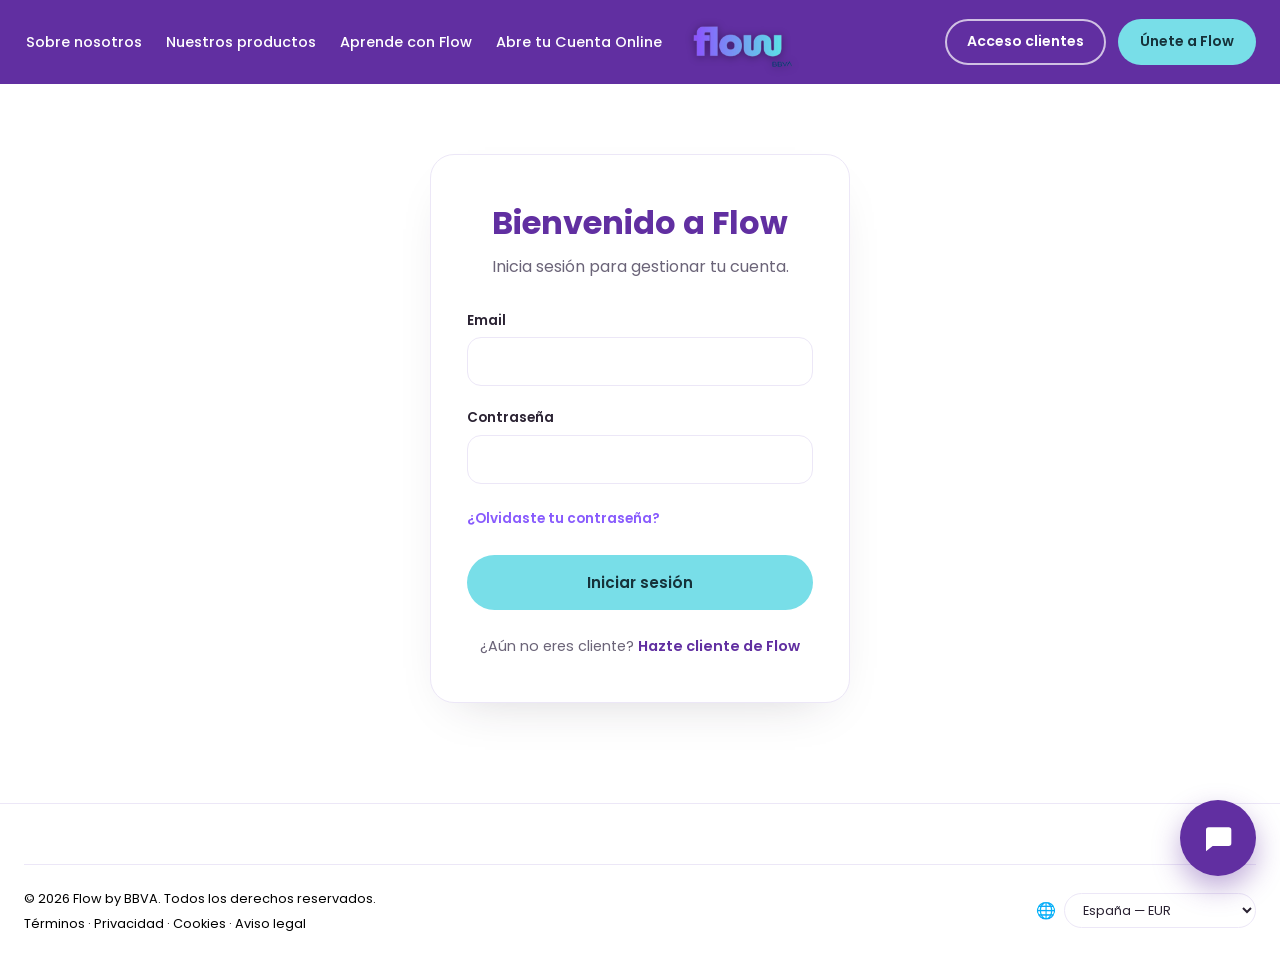
<file: acceso-clientes.html>
<!DOCTYPE html>
<html lang="es">
<head>
  <meta charset="UTF-8">
  <meta name="viewport" content="width=device-width, initial-scale=1.0">
  <title>Acceso clientes | Flow</title>
  <meta name="description" content="Inicia sesión en tu cuenta Flow con tu email y contraseña.">
  <meta name="robots" content="noindex, follow">
  <link rel="preconnect" href="https://fonts.googleapis.com">
  <link rel="preconnect" href="https://fonts.gstatic.com" crossorigin>
  <link href="https://fonts.googleapis.com/css2?family=Museo+Moderno:wght@600;700&family=Poppins:wght@400;500;600;700&display=swap" rel="stylesheet">
  <link rel="stylesheet" href="assets/css/style.css?v=40">
</head>
<body>
  <a href="#main-content" class="skip-link">Saltar al contenido principal</a>

  <header class="site-header">
    <div class="container header-inner">
      <nav class="main-nav" aria-label="Navegación principal">
        <ul>
          <li><a href="sobre-nosotros.html">Sobre nosotros</a></li>
          <li><a href="productos.html">Nuestros productos</a></li>
          <li><a href="aprende.html">Aprende con Flow</a></li>
          <li><a href="abre-cuenta.html">Abre tu Cuenta Online</a></li>
          <li class="nav-mobile-only"><a href="acceso-clientes.html">Acceso clientes</a></li>
        </ul>
      </nav>
      <a href="index.html" class="logo-center" aria-label="Flow — Inicio">
        <img src="assets/images/logo-flow-transparent.png" alt="Flow" width="160" height="82">
      </a>
      <div class="header-ctas">
        <a href="acceso-clientes.html" class="btn btn-outline">Acceso clientes</a>
        <a href="hazte-cliente.html" class="btn btn-cta">Únete a Flow</a>
      </div>
      <button class="nav-toggle" aria-expanded="false" aria-controls="main-nav" aria-label="Abrir menú">☰</button>
    </div>
  </header>

  <main id="main-content">
    <section class="login-section">
      <div class="container login-container">
        <div class="login-card">
          <h1 class="login-title">Bienvenido a Flow</h1>
          <p class="login-subtitle">Inicia sesión para gestionar tu cuenta.</p>

          <form id="login-form" novalidate>
            <div class="form-field">
              <label for="login-email">Email</label>
              <input type="email" id="login-email" name="email" required autocomplete="email">
              <span class="field-error" data-error-for="email">Ingresa un email válido.</span>
            </div>

            <div class="form-field">
              <label for="login-password">Contraseña</label>
              <input type="password" id="login-password" name="password" required autocomplete="current-password">
              <span class="field-error" data-error-for="password">Ingresa tu contraseña.</span>
            </div>

            <a href="#" class="login-forgot">¿Olvidaste tu contraseña?</a>

            <button type="submit" class="btn btn-cta login-submit">Iniciar sesión</button>
          </form>

          <p class="login-signup">¿Aún no eres cliente? <a href="hazte-cliente.html">Hazte cliente de Flow</a></p>
        </div>
      </div>
    </section>
  </main>

  <footer class="site-footer">
    <div class="container">
      <div class="footer-bottom">
        <div class="footer-bottom-info">
        <span>© 2026 Flow by BBVA. Todos los derechos reservados.</span>
        <nav aria-label="Enlaces legales">
          <a href="terminos.html">Términos</a> · <a href="privacidad.html">Privacidad</a> · <a href="cookies.html">Cookies</a> · <a href="aviso-legal.html">Aviso legal</a>
        </nav>
        </div>
        <div class="footer-region">
          <span class="footer-region-icon" aria-hidden="true">🌐</span>
          <select id="footer-region-select" aria-label="Elige tu país y moneda">
            <option value="ES-EUR">España — EUR</option>
            <option value="MX-MXN">México — MXN</option>
            <option value="CO-COP">Colombia — COP</option>
            <option value="AR-ARS">Argentina — ARS</option>
            <option value="PE-PEN">Perú — PEN</option>
            <option value="US-USD">Estados Unidos — USD</option>
          </select>
        </div>
      </div>
    </div>
  </footer>

  <!-- ============ CHATBOT FLOTANTE ============ -->
  <div class="chatbot-widget" data-chatbot>
    <div class="chatbot-window" data-chatbot-window role="dialog" aria-label="Chat con Flow Assistant" aria-hidden="true">
      <div class="chatbot-header">
        <div class="chatbot-header-info">
          <span class="chatbot-avatar">
            <img src="assets/images/logo-flow-transparent.png" alt="" width="24" height="24">
          </span>
          <div class="chatbot-header-text">
            <strong>Flow Assistant</strong>
            <span class="chatbot-status"><span class="chatbot-status-dot" aria-hidden="true"></span>En línea</span>
          </div>
        </div>
        <button type="button" class="chatbot-close" data-chatbot-close aria-label="Cerrar chat">✕</button>
      </div>
      <div class="chatbot-messages" data-chatbot-messages></div>
      <form class="chatbot-input-row" data-chatbot-form>
        <input type="text" data-chatbot-input placeholder="Escribe tu mensaje..." autocomplete="off" aria-label="Escribe tu mensaje">
        <button type="submit" class="chatbot-send" aria-label="Enviar mensaje">
          <svg viewBox="0 0 24 24" width="18" height="18" aria-hidden="true"><path fill="currentColor" d="M2 21l21-9L2 3v7l15 2-15 2z"/></svg>
        </button>
      </form>
    </div>

    <button type="button" class="chatbot-toggle" data-chatbot-toggle aria-label="Abrir chat con Flow Assistant" aria-expanded="false">
      <svg class="chatbot-icon-chat" viewBox="0 0 24 24" width="32" height="32" aria-hidden="true">
        <path fill="currentColor" d="M4 4h16a2 2 0 0 1 2 2v10a2 2 0 0 1-2 2H8l-5 4V6a2 2 0 0 1 2-2z"/>
      </svg>
      <svg class="chatbot-icon-close" viewBox="0 0 24 24" width="28" height="28" aria-hidden="true">
        <path fill="currentColor" d="M6 6l12 12M18 6L6 18" stroke="currentColor" stroke-width="2.4" stroke-linecap="round"/>
      </svg>
    </button>
  </div>

  <script src="assets/js/main.js?v=7"></script>
  <script src="assets/js/login.js?v=1"></script>
  <script src="assets/js/chatbot.js?v=3"></script>
</body>
</html>
</file>
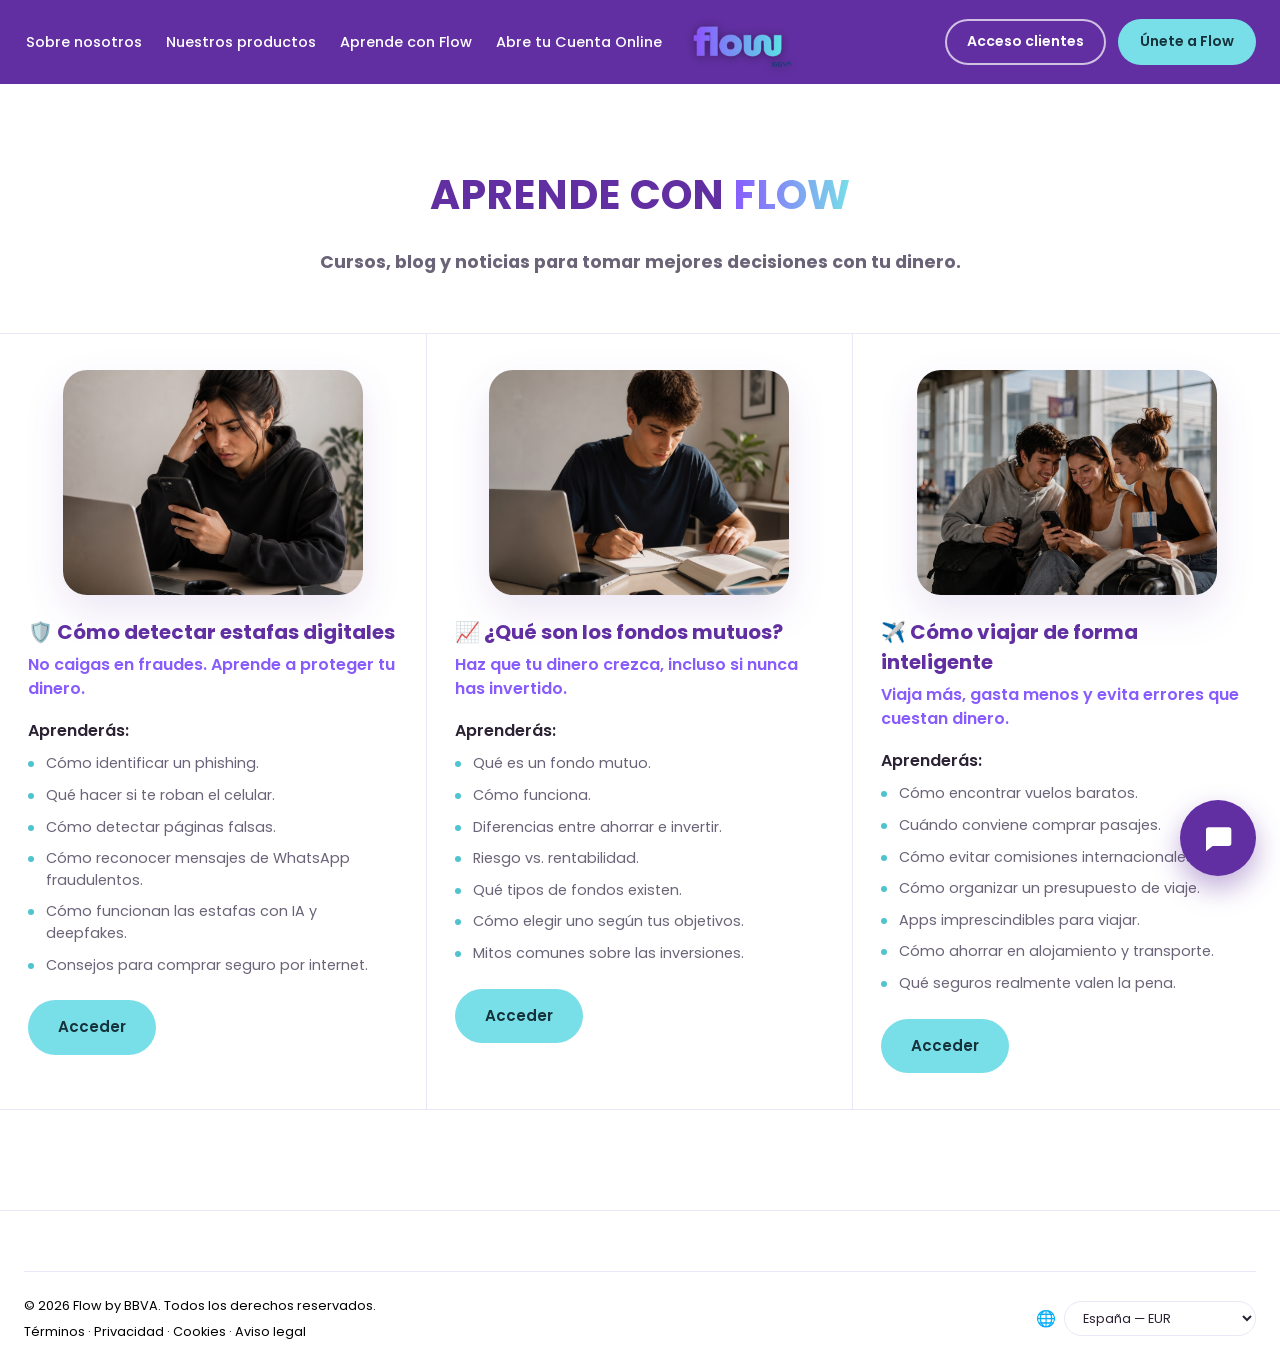
<file: aprende.html>
<!DOCTYPE html>
<html lang="es">
<head>
  <meta charset="UTF-8">
  <meta name="viewport" content="width=device-width, initial-scale=1.0">
  <title>Aprende con Flow | Educación financiera</title>
  <meta name="description" content="Cursos, blog y noticias de educación financiera de Flow.">
  <meta name="robots" content="index, follow">
  <link rel="preconnect" href="https://fonts.googleapis.com">
  <link rel="preconnect" href="https://fonts.gstatic.com" crossorigin>
  <link href="https://fonts.googleapis.com/css2?family=Museo+Moderno:wght@600;700&family=Poppins:wght@400;500;600;700&display=swap" rel="stylesheet">
  <link rel="stylesheet" href="assets/css/style.css?v=40">
</head>
<body>
  <a href="#main-content" class="skip-link">Saltar al contenido principal</a>

  <header class="site-header">
    <div class="container header-inner">
      <nav class="main-nav" aria-label="Navegación principal">
        <ul>
          <li><a href="sobre-nosotros.html">Sobre nosotros</a></li>
          <li><a href="productos.html">Nuestros productos</a></li>
          <li><a href="aprende.html">Aprende con Flow</a></li>
          <li><a href="abre-cuenta.html">Abre tu Cuenta Online</a></li>
          <li class="nav-mobile-only"><a href="acceso-clientes.html">Acceso clientes</a></li>
        </ul>
      </nav>
      <a href="index.html" class="logo-center" aria-label="Flow — Inicio">
        <img src="assets/images/logo-flow-transparent.png" alt="Flow" width="160" height="82">
      </a>
      <div class="header-ctas">
        <a href="acceso-clientes.html" class="btn btn-outline">Acceso clientes</a>
        <a href="hazte-cliente.html" class="btn btn-cta">Únete a Flow</a>
      </div>
      <button class="nav-toggle" aria-expanded="false" aria-controls="main-nav" aria-label="Abrir menú">☰</button>
    </div>
  </header>

  <main id="main-content">
    <section style="padding-top:80px; padding-bottom:40px;">
      <div class="container" style="max-width:760px; text-align:center;">
        <h1 class="section-title" style="color:var(--color-primary);">Aprende con <span class="heading-logo-text">Flow</span></h1>
        <p style="font-size:1.1rem; font-weight:700; color:var(--color-text-muted);">Cursos, blog y noticias para tomar mejores decisiones con tu dinero.</p>
      </div>
    </section>

    <section style="padding-top:0;">
      <div class="courses-grid">

        <article class="course-card anim-fade">
          <img src="assets/images/estafada-chica.jpeg" alt="Persona revisando su móvil preocupada por una posible estafa" loading="lazy">
          <h3>🛡️ Cómo detectar estafas digitales</h3>
          <p class="course-lead">No caigas en fraudes. Aprende a proteger tu dinero.</p>
          <p style="font-weight:600; color:var(--color-text); margin-bottom:10px;">Aprenderás:</p>
          <ul>
            <li>Cómo identificar un phishing.</li>
            <li>Qué hacer si te roban el celular.</li>
            <li>Cómo detectar páginas falsas.</li>
            <li>Cómo reconocer mensajes de WhatsApp fraudulentos.</li>
            <li>Cómo funcionan las estafas con IA y deepfakes.</li>
            <li>Consejos para comprar seguro por internet.</li>
          </ul>
          <a href="#" class="btn btn-cta course-cta">Acceder</a>
        </article>

        <article class="course-card anim-fade">
          <img src="assets/images/fondo-mutuo.jpeg" alt="Persona estudiando sobre fondos mutuos con su laptop" loading="lazy">
          <h3>📈 ¿Qué son los fondos mutuos?</h3>
          <p class="course-lead">Haz que tu dinero crezca, incluso si nunca has invertido.</p>
          <p style="font-weight:600; color:var(--color-text); margin-bottom:10px;">Aprenderás:</p>
          <ul>
            <li>Qué es un fondo mutuo.</li>
            <li>Cómo funciona.</li>
            <li>Diferencias entre ahorrar e invertir.</li>
            <li>Riesgo vs. rentabilidad.</li>
            <li>Qué tipos de fondos existen.</li>
            <li>Cómo elegir uno según tus objetivos.</li>
            <li>Mitos comunes sobre las inversiones.</li>
          </ul>
          <a href="#" class="btn btn-cta course-cta">Acceder</a>
        </article>

        <article class="course-card anim-fade">
          <img src="assets/images/viajeros-amigos.jpeg" alt="Grupo de amigos planificando un viaje desde su móvil" loading="lazy">
          <h3>✈️ Cómo viajar de forma inteligente</h3>
          <p class="course-lead">Viaja más, gasta menos y evita errores que cuestan dinero.</p>
          <p style="font-weight:600; color:var(--color-text); margin-bottom:10px;">Aprenderás:</p>
          <ul>
            <li>Cómo encontrar vuelos baratos.</li>
            <li>Cuándo conviene comprar pasajes.</li>
            <li>Cómo evitar comisiones internacionales.</li>
            <li>Cómo organizar un presupuesto de viaje.</li>
            <li>Apps imprescindibles para viajar.</li>
            <li>Cómo ahorrar en alojamiento y transporte.</li>
            <li>Qué seguros realmente valen la pena.</li>
          </ul>
          <a href="#" class="btn btn-cta course-cta">Acceder</a>
        </article>

      </div>
    </section>
  </main>

  <footer class="site-footer">
    <div class="container">
      <div class="footer-bottom">
        <div class="footer-bottom-info">
        <span>© 2026 Flow by BBVA. Todos los derechos reservados.</span>
        <nav aria-label="Enlaces legales">
          <a href="terminos.html">Términos</a> · <a href="privacidad.html">Privacidad</a> · <a href="cookies.html">Cookies</a> · <a href="aviso-legal.html">Aviso legal</a>
        </nav>
        </div>
        <div class="footer-region">
          <span class="footer-region-icon" aria-hidden="true">🌐</span>
          <select id="footer-region-select" aria-label="Elige tu país y moneda">
            <option value="ES-EUR">España — EUR</option>
            <option value="MX-MXN">México — MXN</option>
            <option value="CO-COP">Colombia — COP</option>
            <option value="AR-ARS">Argentina — ARS</option>
            <option value="PE-PEN">Perú — PEN</option>
            <option value="US-USD">Estados Unidos — USD</option>
          </select>
        </div>
      </div>
    </div>
  </footer>

  <!-- ============ CHATBOT FLOTANTE ============ -->
  <div class="chatbot-widget" data-chatbot>
    <div class="chatbot-window" data-chatbot-window role="dialog" aria-label="Chat con Flow Assistant" aria-hidden="true">
      <div class="chatbot-header">
        <div class="chatbot-header-info">
          <span class="chatbot-avatar">
            <img src="assets/images/logo-flow-transparent.png" alt="" width="24" height="24">
          </span>
          <div class="chatbot-header-text">
            <strong>Flow Assistant</strong>
            <span class="chatbot-status"><span class="chatbot-status-dot" aria-hidden="true"></span>En línea</span>
          </div>
        </div>
        <button type="button" class="chatbot-close" data-chatbot-close aria-label="Cerrar chat">✕</button>
      </div>
      <div class="chatbot-messages" data-chatbot-messages></div>
      <form class="chatbot-input-row" data-chatbot-form>
        <input type="text" data-chatbot-input placeholder="Escribe tu mensaje..." autocomplete="off" aria-label="Escribe tu mensaje">
        <button type="submit" class="chatbot-send" aria-label="Enviar mensaje">
          <svg viewBox="0 0 24 24" width="18" height="18" aria-hidden="true"><path fill="currentColor" d="M2 21l21-9L2 3v7l15 2-15 2z"/></svg>
        </button>
      </form>
    </div>

    <button type="button" class="chatbot-toggle" data-chatbot-toggle aria-label="Abrir chat con Flow Assistant" aria-expanded="false">
      <svg class="chatbot-icon-chat" viewBox="0 0 24 24" width="32" height="32" aria-hidden="true">
        <path fill="currentColor" d="M4 4h16a2 2 0 0 1 2 2v10a2 2 0 0 1-2 2H8l-5 4V6a2 2 0 0 1 2-2z"/>
      </svg>
      <svg class="chatbot-icon-close" viewBox="0 0 24 24" width="28" height="28" aria-hidden="true">
        <path fill="currentColor" d="M6 6l12 12M18 6L6 18" stroke="currentColor" stroke-width="2.4" stroke-linecap="round"/>
      </svg>
    </button>
  </div>

  <script src="assets/js/main.js?v=7"></script>
  <script src="assets/js/chatbot.js?v=3"></script>
</body>
</html>
</file>
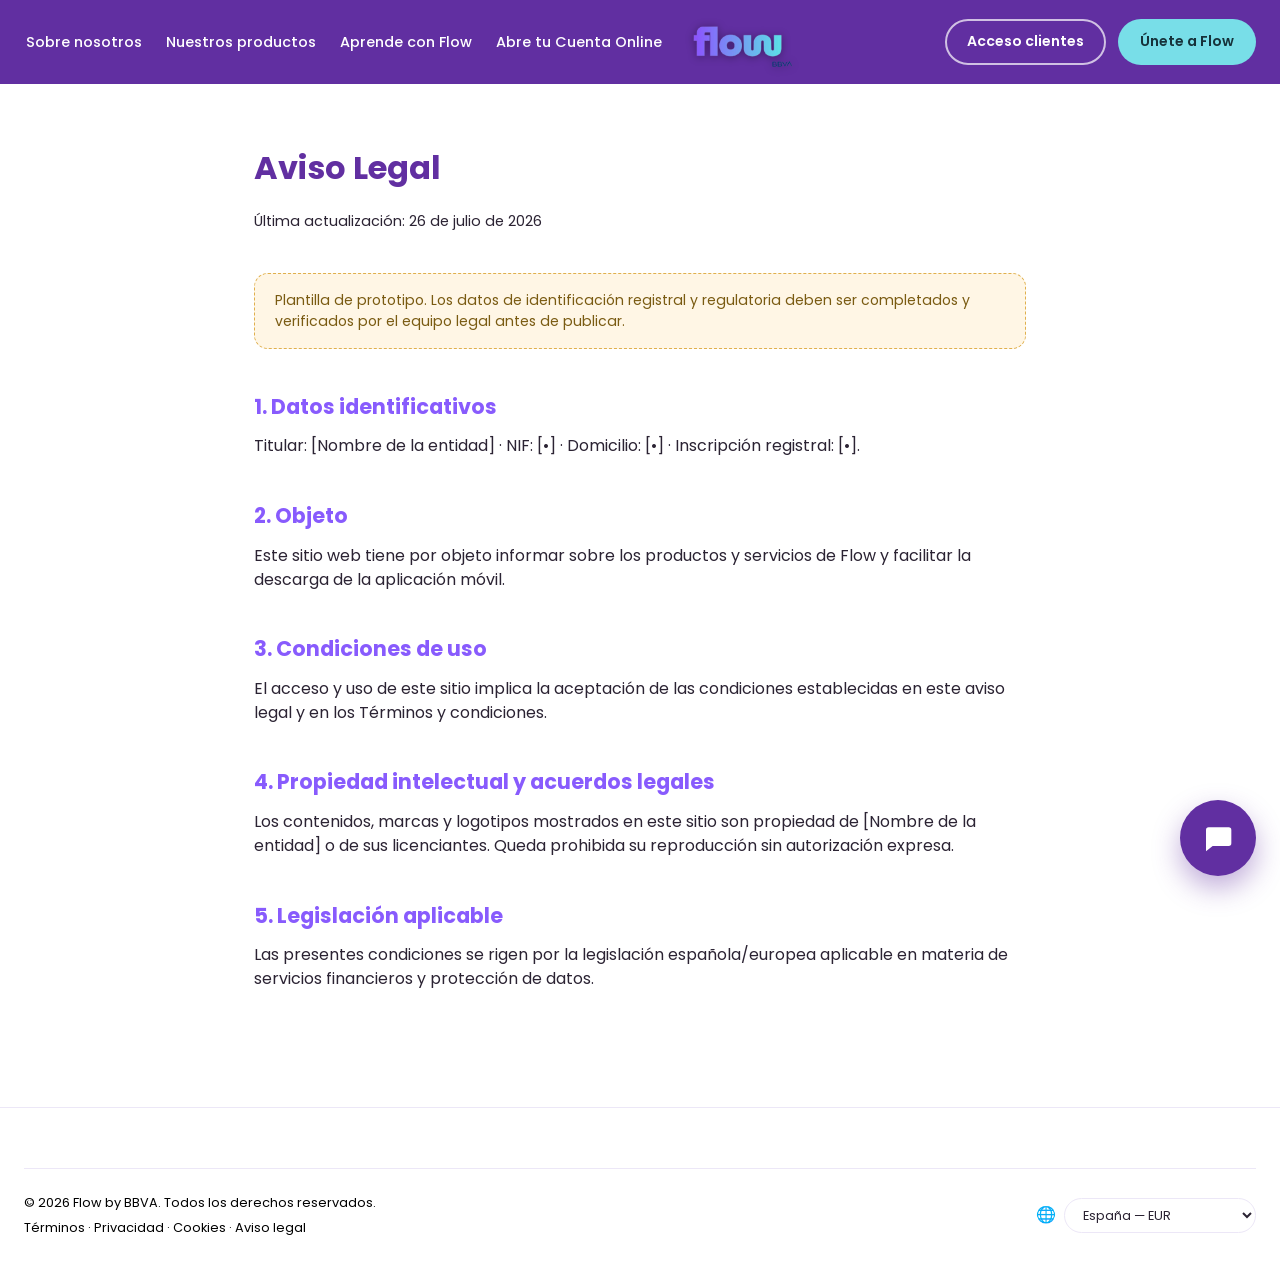
<file: aviso-legal.html>
<!DOCTYPE html>
<html lang="es">
<head>
  <meta charset="UTF-8">
  <meta name="viewport" content="width=device-width, initial-scale=1.0">
  <title>Aviso Legal | Flow</title>
  <meta name="description" content="Aviso legal del sitio web de Flow.">
  <meta name="robots" content="index, follow">
  <link rel="preconnect" href="https://fonts.googleapis.com">
  <link rel="preconnect" href="https://fonts.gstatic.com" crossorigin>
  <link href="https://fonts.googleapis.com/css2?family=Museo+Moderno:wght@600;700&family=Poppins:wght@400;500;600;700&display=swap" rel="stylesheet">
  <link rel="stylesheet" href="assets/css/style.css?v=40">
</head>
<body>
  <a href="#main-content" class="skip-link">Saltar al contenido principal</a>

  <header class="site-header">
    <div class="container header-inner">
      <nav class="main-nav" aria-label="Navegación principal">
        <ul>
          <li><a href="sobre-nosotros.html">Sobre nosotros</a></li>
          <li><a href="productos.html">Nuestros productos</a></li>
          <li><a href="aprende.html">Aprende con Flow</a></li>
          <li><a href="abre-cuenta.html">Abre tu Cuenta Online</a></li>
          <li class="nav-mobile-only"><a href="acceso-clientes.html">Acceso clientes</a></li>
        </ul>
      </nav>
      <a href="index.html" class="logo-center" aria-label="Flow — Inicio">
        <img src="assets/images/logo-flow-transparent.png" alt="Flow" width="160" height="82">
      </a>
      <div class="header-ctas">
        <a href="acceso-clientes.html" class="btn btn-outline">Acceso clientes</a>
        <a href="hazte-cliente.html" class="btn btn-cta">Únete a Flow</a>
      </div>
      <button class="nav-toggle" aria-expanded="false" aria-controls="main-nav" aria-label="Abrir menú">☰</button>
    </div>
  </header>

  <main id="main-content" class="legal-page">
    <div class="container" style="max-width:820px;">
      <h1>Aviso Legal</h1>
      <p class="legal-updated">Última actualización: 26 de julio de 2026</p>

      <div class="legal-placeholder">
        Plantilla de prototipo. Los datos de identificación registral y regulatoria deben ser completados y verificados por el equipo legal antes de publicar.
      </div>

      <h2>1. Datos identificativos</h2>
      <p>Titular: [Nombre de la entidad] · NIF: [•] · Domicilio: [•] · Inscripción registral: [•].</p>

      <h2>2. Objeto</h2>
      <p>Este sitio web tiene por objeto informar sobre los productos y servicios de Flow y facilitar la descarga de la aplicación móvil.</p>

      <h2>3. Condiciones de uso</h2>
      <p>El acceso y uso de este sitio implica la aceptación de las condiciones establecidas en este aviso legal y en los <a href="terminos.html">Términos y condiciones</a>.</p>

      <h2 id="acuerdos">4. Propiedad intelectual y acuerdos legales</h2>
      <p>Los contenidos, marcas y logotipos mostrados en este sitio son propiedad de [Nombre de la entidad] o de sus licenciantes. Queda prohibida su reproducción sin autorización expresa.</p>

      <h2>5. Legislación aplicable</h2>
      <p>Las presentes condiciones se rigen por la legislación española/europea aplicable en materia de servicios financieros y protección de datos.</p>
    </div>
  </main>

  <footer class="site-footer">
    <div class="container">
      <div class="footer-bottom">
        <div class="footer-bottom-info">
        <span>© 2026 Flow by BBVA. Todos los derechos reservados.</span>
        <nav aria-label="Enlaces legales">
          <a href="terminos.html">Términos</a> · <a href="privacidad.html">Privacidad</a> · <a href="cookies.html">Cookies</a> · <a href="aviso-legal.html">Aviso legal</a>
        </nav>
        </div>
        <div class="footer-region">
          <span class="footer-region-icon" aria-hidden="true">🌐</span>
          <select id="footer-region-select" aria-label="Elige tu país y moneda">
            <option value="ES-EUR">España — EUR</option>
            <option value="MX-MXN">México — MXN</option>
            <option value="CO-COP">Colombia — COP</option>
            <option value="AR-ARS">Argentina — ARS</option>
            <option value="PE-PEN">Perú — PEN</option>
            <option value="US-USD">Estados Unidos — USD</option>
          </select>
        </div>
      </div>
    </div>
  </footer>

  <!-- ============ CHATBOT FLOTANTE ============ -->
  <div class="chatbot-widget" data-chatbot>
    <div class="chatbot-window" data-chatbot-window role="dialog" aria-label="Chat con Flow Assistant" aria-hidden="true">
      <div class="chatbot-header">
        <div class="chatbot-header-info">
          <span class="chatbot-avatar">
            <img src="assets/images/logo-flow-transparent.png" alt="" width="24" height="24">
          </span>
          <div class="chatbot-header-text">
            <strong>Flow Assistant</strong>
            <span class="chatbot-status"><span class="chatbot-status-dot" aria-hidden="true"></span>En línea</span>
          </div>
        </div>
        <button type="button" class="chatbot-close" data-chatbot-close aria-label="Cerrar chat">✕</button>
      </div>
      <div class="chatbot-messages" data-chatbot-messages></div>
      <form class="chatbot-input-row" data-chatbot-form>
        <input type="text" data-chatbot-input placeholder="Escribe tu mensaje..." autocomplete="off" aria-label="Escribe tu mensaje">
        <button type="submit" class="chatbot-send" aria-label="Enviar mensaje">
          <svg viewBox="0 0 24 24" width="18" height="18" aria-hidden="true"><path fill="currentColor" d="M2 21l21-9L2 3v7l15 2-15 2z"/></svg>
        </button>
      </form>
    </div>

    <button type="button" class="chatbot-toggle" data-chatbot-toggle aria-label="Abrir chat con Flow Assistant" aria-expanded="false">
      <svg class="chatbot-icon-chat" viewBox="0 0 24 24" width="32" height="32" aria-hidden="true">
        <path fill="currentColor" d="M4 4h16a2 2 0 0 1 2 2v10a2 2 0 0 1-2 2H8l-5 4V6a2 2 0 0 1 2-2z"/>
      </svg>
      <svg class="chatbot-icon-close" viewBox="0 0 24 24" width="28" height="28" aria-hidden="true">
        <path fill="currentColor" d="M6 6l12 12M18 6L6 18" stroke="currentColor" stroke-width="2.4" stroke-linecap="round"/>
      </svg>
    </button>
  </div>

  <script src="assets/js/main.js?v=7"></script>
  <script src="assets/js/chatbot.js?v=3"></script>
</body>
</html>
</file>
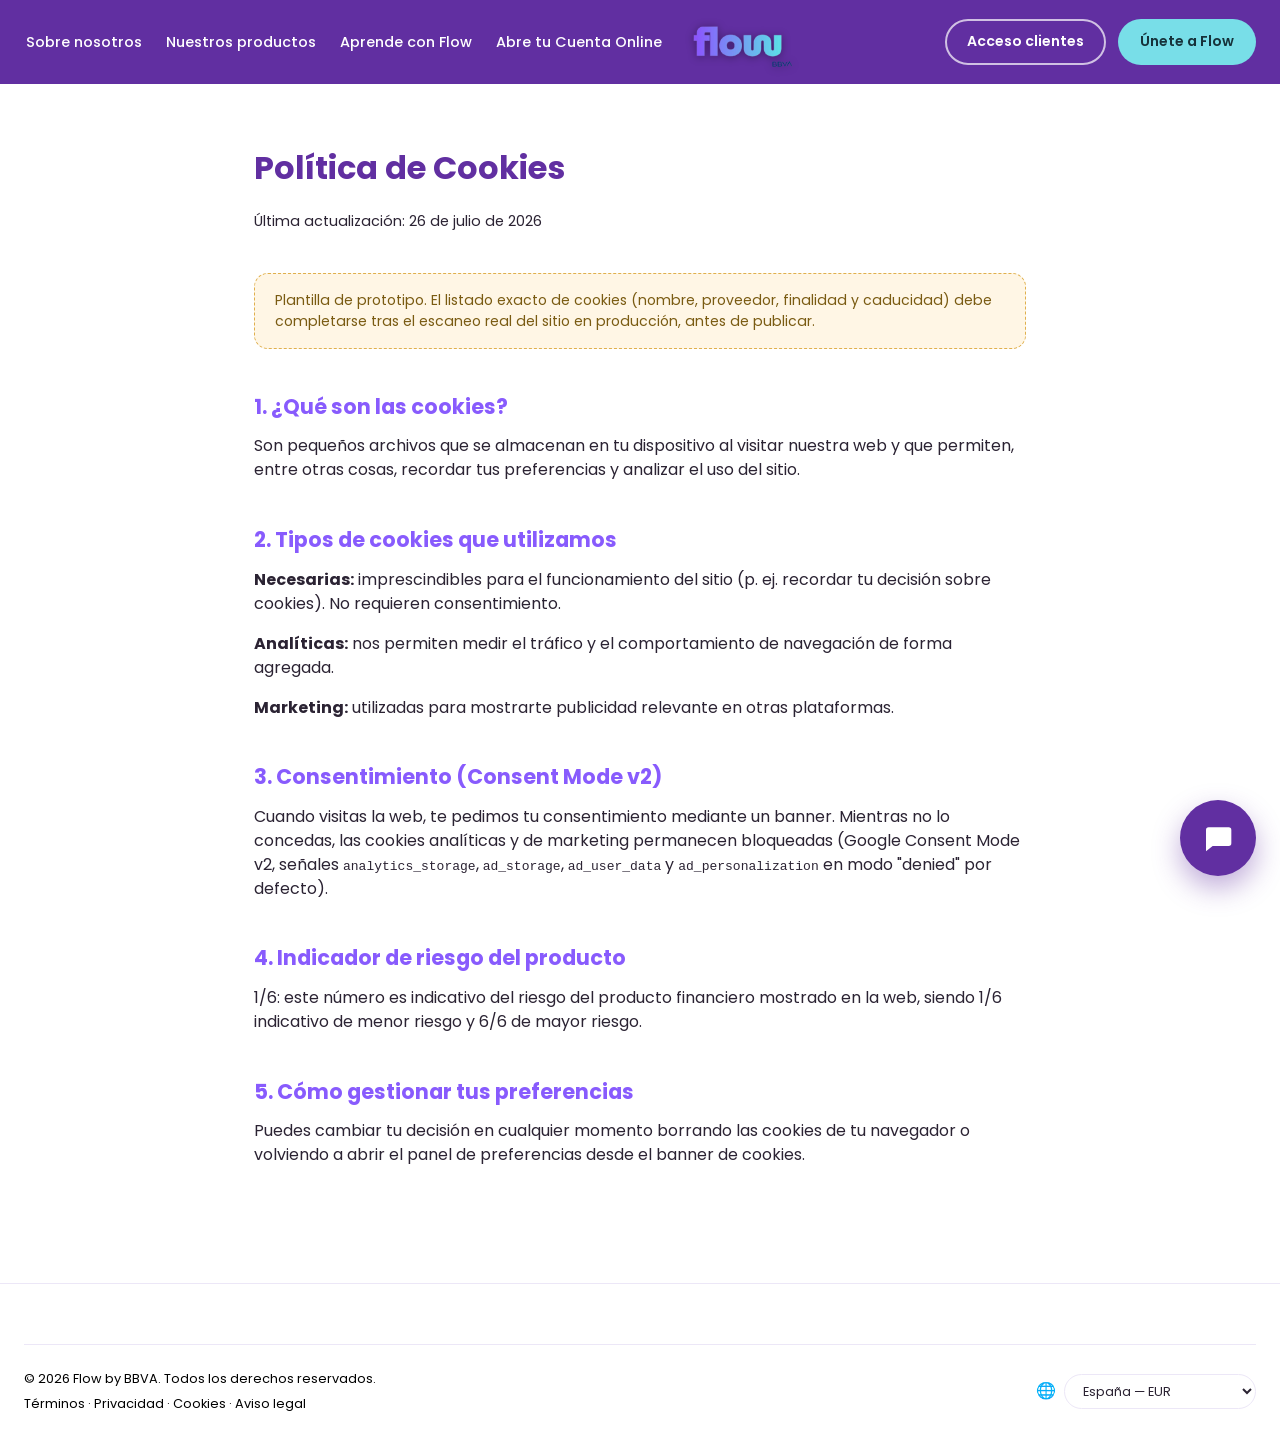
<file: cookies.html>
<!DOCTYPE html>
<html lang="es">
<head>
  <meta charset="UTF-8">
  <meta name="viewport" content="width=device-width, initial-scale=1.0">
  <title>Política de Cookies | Flow</title>
  <meta name="description" content="Información sobre las cookies utilizadas en la web de Flow y cómo gestionarlas.">
  <meta name="robots" content="index, follow">
  <link rel="preconnect" href="https://fonts.googleapis.com">
  <link rel="preconnect" href="https://fonts.gstatic.com" crossorigin>
  <link href="https://fonts.googleapis.com/css2?family=Museo+Moderno:wght@600;700&family=Poppins:wght@400;500;600;700&display=swap" rel="stylesheet">
  <link rel="stylesheet" href="assets/css/style.css?v=40">
</head>
<body>
  <a href="#main-content" class="skip-link">Saltar al contenido principal</a>

  <header class="site-header">
    <div class="container header-inner">
      <nav class="main-nav" aria-label="Navegación principal">
        <ul>
          <li><a href="sobre-nosotros.html">Sobre nosotros</a></li>
          <li><a href="productos.html">Nuestros productos</a></li>
          <li><a href="aprende.html">Aprende con Flow</a></li>
          <li><a href="abre-cuenta.html">Abre tu Cuenta Online</a></li>
          <li class="nav-mobile-only"><a href="acceso-clientes.html">Acceso clientes</a></li>
        </ul>
      </nav>
      <a href="index.html" class="logo-center" aria-label="Flow — Inicio">
        <img src="assets/images/logo-flow-transparent.png" alt="Flow" width="160" height="82">
      </a>
      <div class="header-ctas">
        <a href="acceso-clientes.html" class="btn btn-outline">Acceso clientes</a>
        <a href="hazte-cliente.html" class="btn btn-cta">Únete a Flow</a>
      </div>
      <button class="nav-toggle" aria-expanded="false" aria-controls="main-nav" aria-label="Abrir menú">☰</button>
    </div>
  </header>

  <main id="main-content" class="legal-page">
    <div class="container" style="max-width:820px;">
      <h1>Política de Cookies</h1>
      <p class="legal-updated">Última actualización: 26 de julio de 2026</p>

      <div class="legal-placeholder">
        Plantilla de prototipo. El listado exacto de cookies (nombre, proveedor, finalidad y caducidad) debe completarse tras el escaneo real del sitio en producción, antes de publicar.
      </div>

      <h2>1. ¿Qué son las cookies?</h2>
      <p>Son pequeños archivos que se almacenan en tu dispositivo al visitar nuestra web y que permiten, entre otras cosas, recordar tus preferencias y analizar el uso del sitio.</p>

      <h2>2. Tipos de cookies que utilizamos</h2>
      <p><strong>Necesarias:</strong> imprescindibles para el funcionamiento del sitio (p. ej. recordar tu decisión sobre cookies). No requieren consentimiento.</p>
      <p><strong>Analíticas:</strong> nos permiten medir el tráfico y el comportamiento de navegación de forma agregada.</p>
      <p><strong>Marketing:</strong> utilizadas para mostrarte publicidad relevante en otras plataformas.</p>

      <h2>3. Consentimiento (Consent Mode v2)</h2>
      <p>Cuando visitas la web, te pedimos tu consentimiento mediante un banner. Mientras no lo concedas, las cookies analíticas y de marketing permanecen bloqueadas (Google Consent Mode v2, señales <code>analytics_storage</code>, <code>ad_storage</code>, <code>ad_user_data</code> y <code>ad_personalization</code> en modo "denied" por defecto).</p>

      <h2>4. Indicador de riesgo del producto</h2>
      <p>1/6: este número es indicativo del riesgo del producto financiero mostrado en la web, siendo 1/6 indicativo de menor riesgo y 6/6 de mayor riesgo.</p>

      <h2>5. Cómo gestionar tus preferencias</h2>
      <p>Puedes cambiar tu decisión en cualquier momento borrando las cookies de tu navegador o volviendo a abrir el panel de preferencias desde el banner de cookies.</p>
    </div>
  </main>

  <footer class="site-footer">
    <div class="container">
      <div class="footer-bottom">
        <div class="footer-bottom-info">
        <span>© 2026 Flow by BBVA. Todos los derechos reservados.</span>
        <nav aria-label="Enlaces legales">
          <a href="terminos.html">Términos</a> · <a href="privacidad.html">Privacidad</a> · <a href="cookies.html">Cookies</a> · <a href="aviso-legal.html">Aviso legal</a>
        </nav>
        </div>
        <div class="footer-region">
          <span class="footer-region-icon" aria-hidden="true">🌐</span>
          <select id="footer-region-select" aria-label="Elige tu país y moneda">
            <option value="ES-EUR">España — EUR</option>
            <option value="MX-MXN">México — MXN</option>
            <option value="CO-COP">Colombia — COP</option>
            <option value="AR-ARS">Argentina — ARS</option>
            <option value="PE-PEN">Perú — PEN</option>
            <option value="US-USD">Estados Unidos — USD</option>
          </select>
        </div>
      </div>
    </div>
  </footer>

  <!-- ============ CHATBOT FLOTANTE ============ -->
  <div class="chatbot-widget" data-chatbot>
    <div class="chatbot-window" data-chatbot-window role="dialog" aria-label="Chat con Flow Assistant" aria-hidden="true">
      <div class="chatbot-header">
        <div class="chatbot-header-info">
          <span class="chatbot-avatar">
            <img src="assets/images/logo-flow-transparent.png" alt="" width="24" height="24">
          </span>
          <div class="chatbot-header-text">
            <strong>Flow Assistant</strong>
            <span class="chatbot-status"><span class="chatbot-status-dot" aria-hidden="true"></span>En línea</span>
          </div>
        </div>
        <button type="button" class="chatbot-close" data-chatbot-close aria-label="Cerrar chat">✕</button>
      </div>
      <div class="chatbot-messages" data-chatbot-messages></div>
      <form class="chatbot-input-row" data-chatbot-form>
        <input type="text" data-chatbot-input placeholder="Escribe tu mensaje..." autocomplete="off" aria-label="Escribe tu mensaje">
        <button type="submit" class="chatbot-send" aria-label="Enviar mensaje">
          <svg viewBox="0 0 24 24" width="18" height="18" aria-hidden="true"><path fill="currentColor" d="M2 21l21-9L2 3v7l15 2-15 2z"/></svg>
        </button>
      </form>
    </div>

    <button type="button" class="chatbot-toggle" data-chatbot-toggle aria-label="Abrir chat con Flow Assistant" aria-expanded="false">
      <svg class="chatbot-icon-chat" viewBox="0 0 24 24" width="32" height="32" aria-hidden="true">
        <path fill="currentColor" d="M4 4h16a2 2 0 0 1 2 2v10a2 2 0 0 1-2 2H8l-5 4V6a2 2 0 0 1 2-2z"/>
      </svg>
      <svg class="chatbot-icon-close" viewBox="0 0 24 24" width="28" height="28" aria-hidden="true">
        <path fill="currentColor" d="M6 6l12 12M18 6L6 18" stroke="currentColor" stroke-width="2.4" stroke-linecap="round"/>
      </svg>
    </button>
  </div>

  <script src="assets/js/main.js?v=7"></script>
  <script src="assets/js/chatbot.js?v=3"></script>
</body>
</html>
</file>
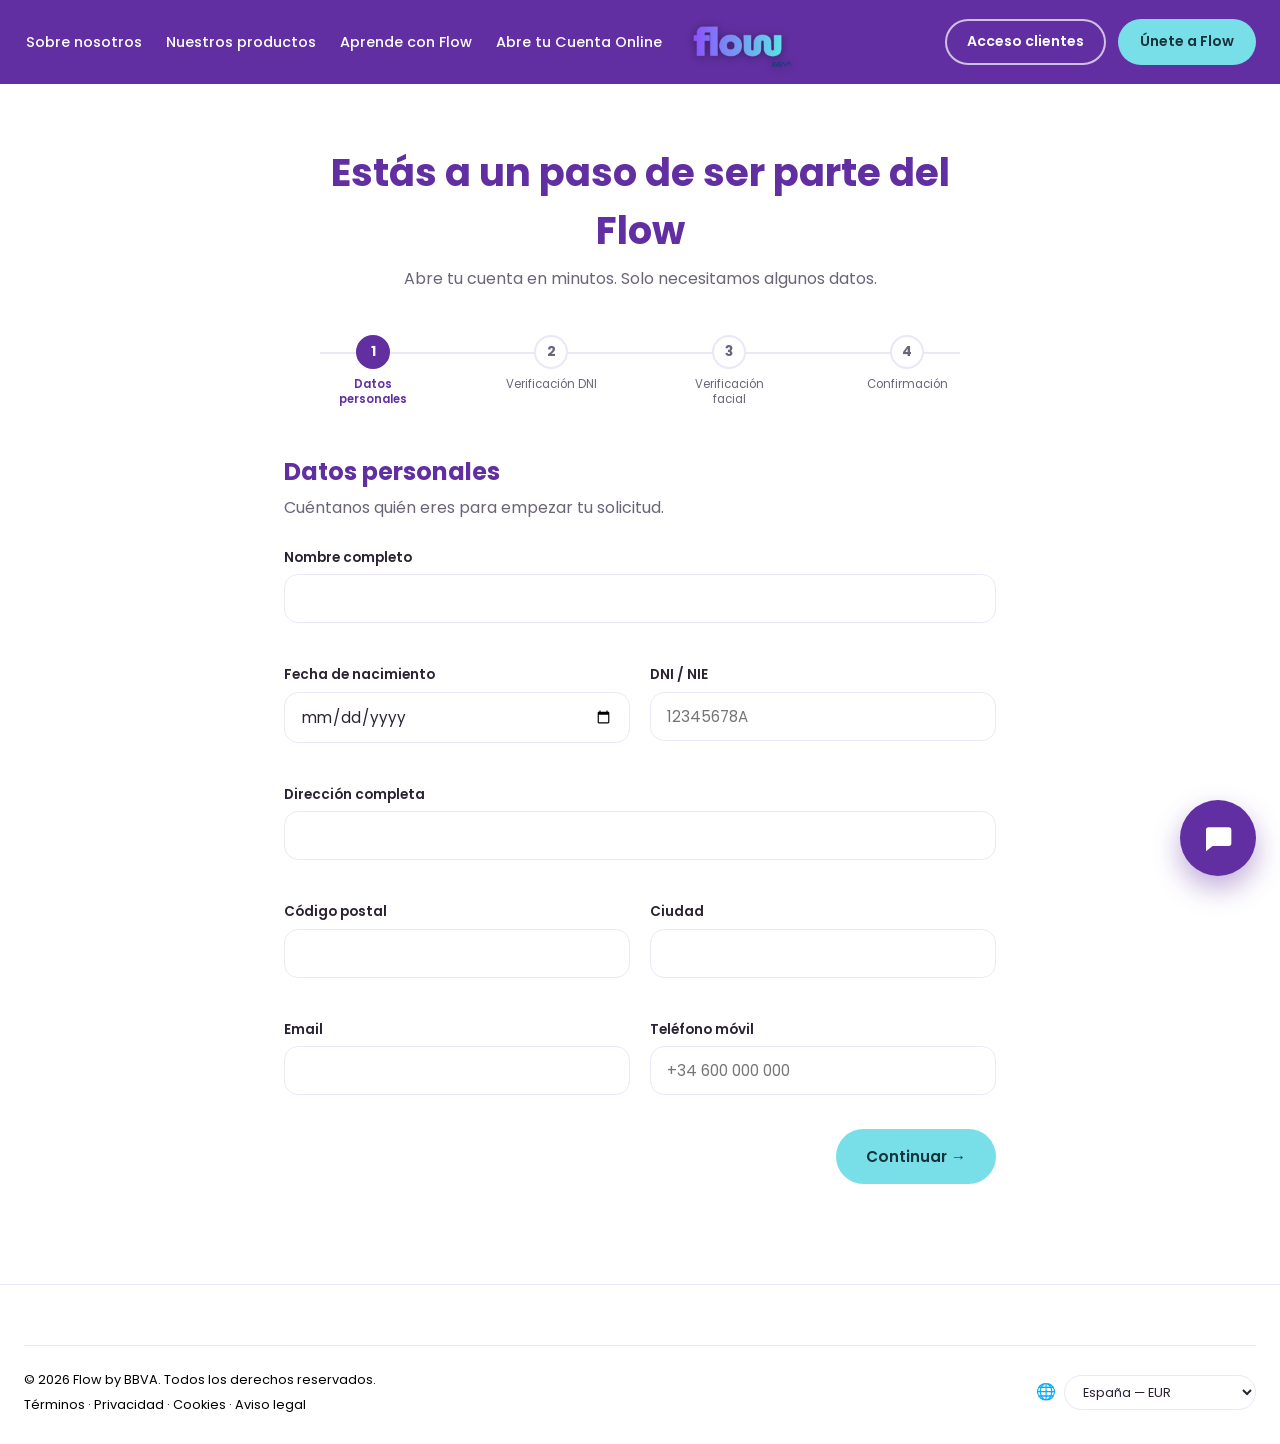
<file: hazte-cliente.html>
<!DOCTYPE html>
<html lang="es">
<head>
  <meta charset="UTF-8">
  <meta name="viewport" content="width=device-width, initial-scale=1.0">
  <title>Hazte cliente | Flow</title>
  <meta name="description" content="Abre tu cuenta Flow en minutos: datos personales, verificación de identidad y confirmación.">
  <meta name="robots" content="noindex, follow">
  <link rel="preconnect" href="https://fonts.googleapis.com">
  <link rel="preconnect" href="https://fonts.gstatic.com" crossorigin>
  <link href="https://fonts.googleapis.com/css2?family=Museo+Moderno:wght@600;700&family=Poppins:wght@400;500;600;700&display=swap" rel="stylesheet">
  <link rel="stylesheet" href="assets/css/style.css?v=40">
</head>
<body>
  <a href="#main-content" class="skip-link">Saltar al contenido principal</a>

  <header class="site-header">
    <div class="container header-inner">
      <nav class="main-nav" aria-label="Navegación principal">
        <ul>
          <li><a href="sobre-nosotros.html">Sobre nosotros</a></li>
          <li><a href="productos.html">Nuestros productos</a></li>
          <li><a href="aprende.html">Aprende con Flow</a></li>
          <li><a href="abre-cuenta.html">Abre tu Cuenta Online</a></li>
          <li class="nav-mobile-only"><a href="acceso-clientes.html">Acceso clientes</a></li>
        </ul>
      </nav>
      <a href="index.html" class="logo-center" aria-label="Flow — Inicio">
        <img src="assets/images/logo-flow-transparent.png" alt="Flow" width="160" height="82">
      </a>
      <div class="header-ctas">
        <a href="acceso-clientes.html" class="btn btn-outline">Acceso clientes</a>
        <a href="hazte-cliente.html" class="btn btn-cta">Únete a Flow</a>
      </div>
      <button class="nav-toggle" aria-expanded="false" aria-controls="main-nav" aria-label="Abrir menú">☰</button>
    </div>
  </header>

  <main id="main-content">
    <section class="onboarding-section">
      <div class="container onboarding-container">

        <h1 class="onboarding-title">Estás a un paso de ser parte del Flow</h1>
        <p class="onboarding-subtitle">Abre tu cuenta en minutos. Solo necesitamos algunos datos.</p>

        <!-- ============ BARRA DE PROGRESO ============ -->
        <ol class="progress-bar" data-progress aria-label="Progreso de la solicitud">
          <li class="progress-step is-active" data-step-indicator="1">
            <span class="progress-dot">1</span>
            <span class="progress-label">Datos personales</span>
          </li>
          <li class="progress-step" data-step-indicator="2">
            <span class="progress-dot">2</span>
            <span class="progress-label">Verificación DNI</span>
          </li>
          <li class="progress-step" data-step-indicator="3">
            <span class="progress-dot">3</span>
            <span class="progress-label">Verificación facial</span>
          </li>
          <li class="progress-step" data-step-indicator="4">
            <span class="progress-dot">4</span>
            <span class="progress-label">Confirmación</span>
          </li>
        </ol>

        <form id="onboarding-form" novalidate>

          <!-- ============ PASO 1 — DATOS PERSONALES ============ -->
          <div class="onboarding-step is-active" data-step-panel="1">
            <h2 class="step-heading">Datos personales</h2>
            <p class="step-intro">Cuéntanos quién eres para empezar tu solicitud.</p>

            <div class="form-grid">
              <div class="form-field form-field-full">
                <label for="full-name">Nombre completo</label>
                <input type="text" id="full-name" name="full-name" required autocomplete="name">
                <span class="field-error" data-error-for="full-name">Ingresa tu nombre completo.</span>
              </div>

              <div class="form-field">
                <label for="birthdate">Fecha de nacimiento</label>
                <input type="date" id="birthdate" name="birthdate" required autocomplete="bday">
                <span class="field-error" data-error-for="birthdate">Ingresa tu fecha de nacimiento.</span>
              </div>

              <div class="form-field">
                <label for="dni">DNI / NIE</label>
                <input type="text" id="dni" name="dni" placeholder="12345678A" required pattern="^[0-9]{8}[A-Za-z]$|^[XYZxyz][0-9]{7}[A-Za-z]$">
                <span class="field-error" data-error-for="dni">Formato no válido. Ej: 12345678A o X1234567A.</span>
              </div>

              <div class="form-field form-field-full">
                <label for="address">Dirección completa</label>
                <input type="text" id="address" name="address" required autocomplete="street-address">
                <span class="field-error" data-error-for="address">Ingresa tu dirección.</span>
              </div>

              <div class="form-field">
                <label for="postal-code">Código postal</label>
                <input type="text" id="postal-code" name="postal-code" required inputmode="numeric" autocomplete="postal-code">
                <span class="field-error" data-error-for="postal-code">Ingresa tu código postal.</span>
              </div>

              <div class="form-field">
                <label for="city">Ciudad</label>
                <input type="text" id="city" name="city" required autocomplete="address-level2">
                <span class="field-error" data-error-for="city">Ingresa tu ciudad.</span>
              </div>

              <div class="form-field">
                <label for="email">Email</label>
                <input type="email" id="email" name="email" required autocomplete="email">
                <span class="field-error" data-error-for="email">Ingresa un email válido.</span>
              </div>

              <div class="form-field">
                <label for="phone">Teléfono móvil</label>
                <input type="tel" id="phone" name="phone" placeholder="+34 600 000 000" required autocomplete="tel">
                <span class="field-error" data-error-for="phone">Ingresa un teléfono válido.</span>
              </div>
            </div>

            <div class="step-actions step-actions-end">
              <button type="button" class="btn btn-cta" data-next>Continuar →</button>
            </div>
          </div>

          <!-- ============ PASO 2 — VERIFICACIÓN DNI ============ -->
          <div class="onboarding-step" data-step-panel="2">
            <h2 class="step-heading">Verificación de identidad</h2>
            <p class="step-intro">Sube una foto clara de ambas caras de tu DNI. Asegúrate de que sea legible y sin reflejos.</p>

            <div class="upload-grid">
              <div class="upload-field">
                <label class="upload-field-label" for="dni-front">Anverso del DNI</label>
                <label class="upload-dropzone" for="dni-front" data-dropzone-for="dni-front">
                  <img class="upload-preview" data-preview-for="dni-front" alt="Vista previa del anverso del DNI" hidden>
                  <span class="upload-placeholder" data-placeholder-for="dni-front">📄 Subir foto del anverso</span>
                </label>
                <input type="file" id="dni-front" name="dni-front" accept="image/*" required class="visually-hidden">
                <span class="field-error" data-error-for="dni-front">Sube una foto del anverso de tu DNI.</span>
              </div>

              <div class="upload-field">
                <label class="upload-field-label" for="dni-back">Reverso del DNI</label>
                <label class="upload-dropzone" for="dni-back" data-dropzone-for="dni-back">
                  <img class="upload-preview" data-preview-for="dni-back" alt="Vista previa del reverso del DNI" hidden>
                  <span class="upload-placeholder" data-placeholder-for="dni-back">📄 Subir foto del reverso</span>
                </label>
                <input type="file" id="dni-back" name="dni-back" accept="image/*" required class="visually-hidden">
                <span class="field-error" data-error-for="dni-back">Sube una foto del reverso de tu DNI.</span>
              </div>
            </div>

            <div class="step-actions">
              <button type="button" class="btn btn-ghost-purple" data-prev>← Atrás</button>
              <button type="button" class="btn btn-cta" data-next>Continuar →</button>
            </div>
          </div>

          <!-- ============ PASO 3 — VERIFICACIÓN BIOMÉTRICA ============ -->
          <div class="onboarding-step" data-step-panel="3">
            <h2 class="step-heading">Verificación facial</h2>
            <p class="step-intro">Ahora necesitamos verificar que eres tú. Activa la cámara y sigue las instrucciones.</p>

            <div class="camera-wrap">
              <div class="camera-oval-frame" data-camera-frame>
                <video class="camera-video" data-camera-video autoplay playsinline muted></video>
                <canvas class="camera-canvas" data-camera-canvas hidden></canvas>
                <img class="camera-captured" data-camera-captured alt="Foto capturada para verificación facial" hidden>
              </div>
              <p class="camera-instruction" data-camera-instruction>Centra tu cara en el óvalo y mantente quieto unos segundos.</p>
              <p class="camera-fallback" data-camera-fallback hidden>Tu dispositivo no tiene cámara disponible. Puedes completar este paso desde tu móvil.</p>

              <div class="camera-actions">
                <button type="button" class="btn btn-ghost-purple" data-camera-start>Activar cámara</button>
                <button type="button" class="btn btn-cta" data-camera-capture hidden>Capturar foto</button>
                <button type="button" class="btn btn-ghost-purple" data-camera-retry hidden>Repetir foto</button>
              </div>
            </div>

            <div class="step-actions">
              <button type="button" class="btn btn-ghost-purple" data-prev>← Atrás</button>
              <button type="button" class="btn btn-cta" data-next>Continuar →</button>
            </div>
          </div>

          <!-- ============ PASO 4 — CONFIRMACIÓN ============ -->
          <div class="onboarding-step" data-step-panel="4">
            <div class="success-check" aria-hidden="true">
              <svg viewBox="0 0 90 90" width="90" height="90">
                <circle class="success-check-circle" cx="45" cy="45" r="40" />
                <path class="success-check-mark" d="M27 46 L40 59 L64 33" />
              </svg>
            </div>
            <h2 class="step-heading step-heading-center">¡Bienvenido/a a Flow!</h2>
            <p class="step-intro step-intro-center">Tu solicitud ha sido recibida. En menos de 24 horas recibirás un email con los próximos pasos para activar tu cuenta.</p>

            <div class="step-actions step-actions-center">
              <a href="index.html" class="btn btn-cta">Volver al inicio</a>
            </div>
          </div>

        </form>
      </div>
    </section>
  </main>

  <footer class="site-footer">
    <div class="container">
      <div class="footer-bottom">
        <div class="footer-bottom-info">
        <span>© 2026 Flow by BBVA. Todos los derechos reservados.</span>
        <nav aria-label="Enlaces legales">
          <a href="terminos.html">Términos</a> · <a href="privacidad.html">Privacidad</a> · <a href="cookies.html">Cookies</a> · <a href="aviso-legal.html">Aviso legal</a>
        </nav>
        </div>
        <div class="footer-region">
          <span class="footer-region-icon" aria-hidden="true">🌐</span>
          <select id="footer-region-select" aria-label="Elige tu país y moneda">
            <option value="ES-EUR">España — EUR</option>
            <option value="MX-MXN">México — MXN</option>
            <option value="CO-COP">Colombia — COP</option>
            <option value="AR-ARS">Argentina — ARS</option>
            <option value="PE-PEN">Perú — PEN</option>
            <option value="US-USD">Estados Unidos — USD</option>
          </select>
        </div>
      </div>
    </div>
  </footer>

  <!-- ============ CHATBOT FLOTANTE ============ -->
  <div class="chatbot-widget" data-chatbot>
    <div class="chatbot-window" data-chatbot-window role="dialog" aria-label="Chat con Flow Assistant" aria-hidden="true">
      <div class="chatbot-header">
        <div class="chatbot-header-info">
          <span class="chatbot-avatar">
            <img src="assets/images/logo-flow-transparent.png" alt="" width="24" height="24">
          </span>
          <div class="chatbot-header-text">
            <strong>Flow Assistant</strong>
            <span class="chatbot-status"><span class="chatbot-status-dot" aria-hidden="true"></span>En línea</span>
          </div>
        </div>
        <button type="button" class="chatbot-close" data-chatbot-close aria-label="Cerrar chat">✕</button>
      </div>
      <div class="chatbot-messages" data-chatbot-messages></div>
      <form class="chatbot-input-row" data-chatbot-form>
        <input type="text" data-chatbot-input placeholder="Escribe tu mensaje..." autocomplete="off" aria-label="Escribe tu mensaje">
        <button type="submit" class="chatbot-send" aria-label="Enviar mensaje">
          <svg viewBox="0 0 24 24" width="18" height="18" aria-hidden="true"><path fill="currentColor" d="M2 21l21-9L2 3v7l15 2-15 2z"/></svg>
        </button>
      </form>
    </div>

    <button type="button" class="chatbot-toggle" data-chatbot-toggle aria-label="Abrir chat con Flow Assistant" aria-expanded="false">
      <svg class="chatbot-icon-chat" viewBox="0 0 24 24" width="32" height="32" aria-hidden="true">
        <path fill="currentColor" d="M4 4h16a2 2 0 0 1 2 2v10a2 2 0 0 1-2 2H8l-5 4V6a2 2 0 0 1 2-2z"/>
      </svg>
      <svg class="chatbot-icon-close" viewBox="0 0 24 24" width="28" height="28" aria-hidden="true">
        <path fill="currentColor" d="M6 6l12 12M18 6L6 18" stroke="currentColor" stroke-width="2.4" stroke-linecap="round"/>
      </svg>
    </button>
  </div>

  <script src="assets/js/main.js?v=7"></script>
  <script src="assets/js/onboarding.js?v=1"></script>
  <script src="assets/js/chatbot.js?v=3"></script>
</body>
</html>
</file>
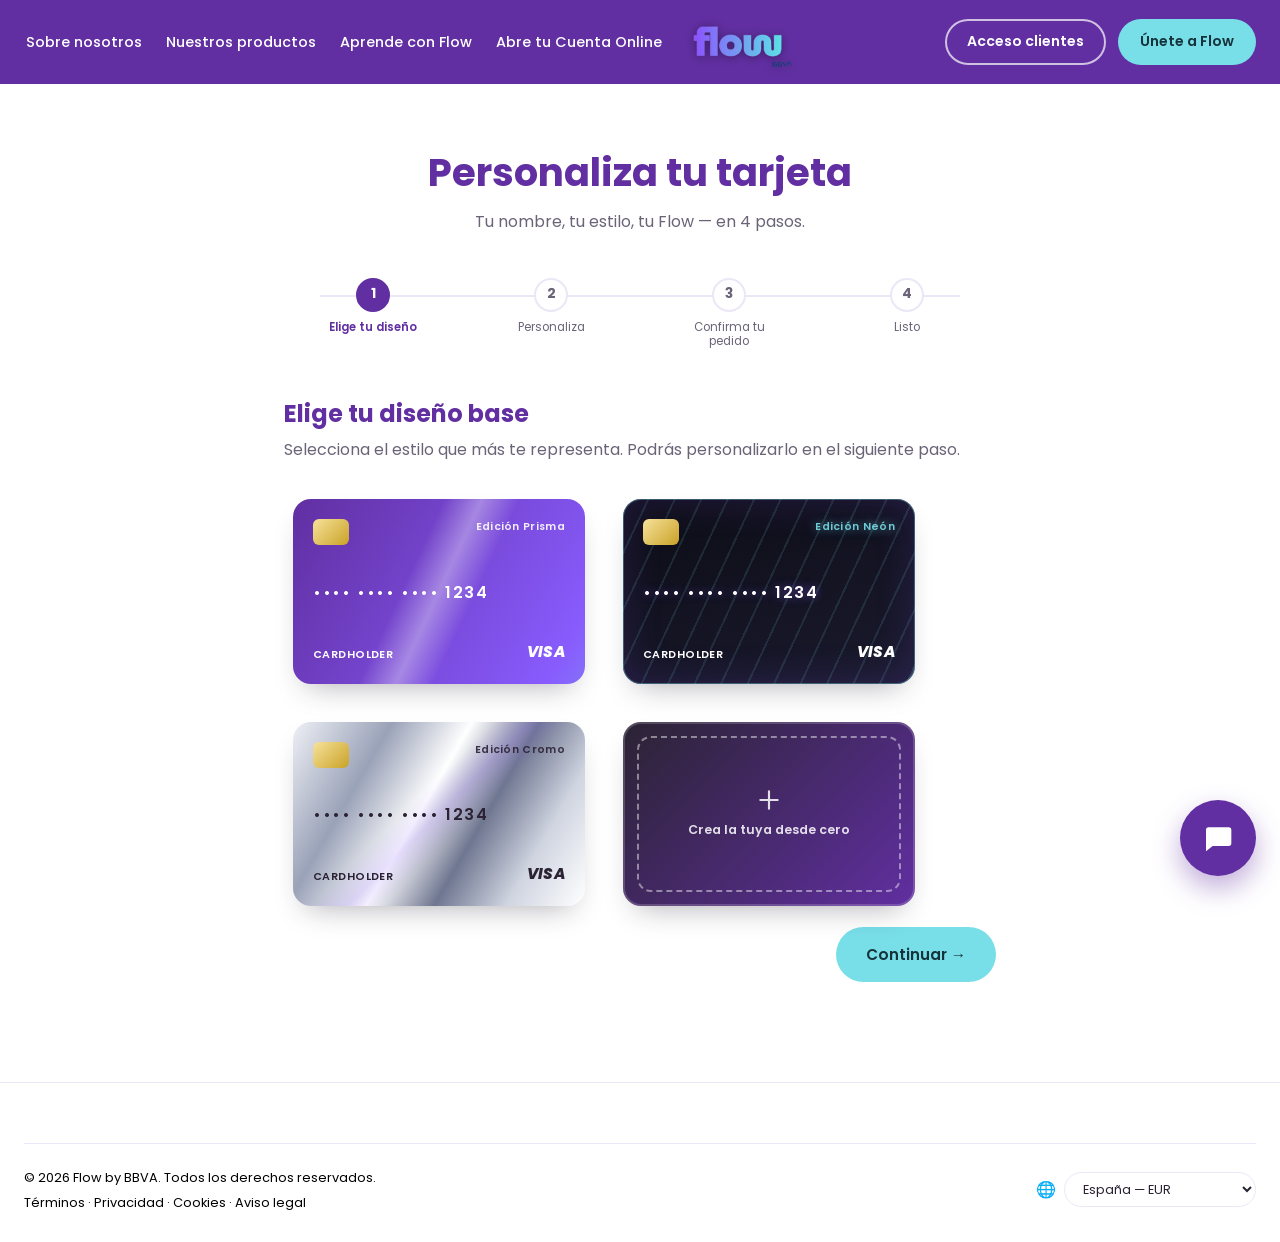
<file: personalizar-tarjeta.html>
<!DOCTYPE html>
<html lang="es">
<head>
  <meta charset="UTF-8">
  <meta name="viewport" content="width=device-width, initial-scale=1.0">
  <title>Personaliza tu tarjeta | Flow</title>
  <meta name="description" content="Diseña tu tarjeta Flow: elige un estilo, personalízala con tu nombre e imagen, y confirma tu pedido.">
  <meta name="robots" content="noindex, follow">
  <link rel="preconnect" href="https://fonts.googleapis.com">
  <link rel="preconnect" href="https://fonts.gstatic.com" crossorigin>
  <link href="https://fonts.googleapis.com/css2?family=Museo+Moderno:wght@600;700&family=Poppins:wght@400;500;600;700&display=swap" rel="stylesheet">
  <link rel="stylesheet" href="assets/css/style.css?v=40">
</head>
<body>
  <a href="#main-content" class="skip-link">Saltar al contenido principal</a>

  <header class="site-header">
    <div class="container header-inner">
      <nav class="main-nav" aria-label="Navegación principal">
        <ul>
          <li><a href="sobre-nosotros.html">Sobre nosotros</a></li>
          <li><a href="productos.html">Nuestros productos</a></li>
          <li><a href="aprende.html">Aprende con Flow</a></li>
          <li><a href="abre-cuenta.html">Abre tu Cuenta Online</a></li>
          <li class="nav-mobile-only"><a href="acceso-clientes.html">Acceso clientes</a></li>
        </ul>
      </nav>
      <a href="index.html" class="logo-center" aria-label="Flow — Inicio">
        <img src="assets/images/logo-flow-transparent.png" alt="Flow" width="160" height="82">
      </a>
      <div class="header-ctas">
        <a href="acceso-clientes.html" class="btn btn-outline">Acceso clientes</a>
        <a href="hazte-cliente.html" class="btn btn-cta">Únete a Flow</a>
      </div>
      <button class="nav-toggle" aria-expanded="false" aria-controls="main-nav" aria-label="Abrir menú">☰</button>
    </div>
  </header>

  <main id="main-content">
    <section class="onboarding-section">
      <div class="container onboarding-container">

        <h1 class="onboarding-title">Personaliza tu tarjeta</h1>
        <p class="onboarding-subtitle">Tu nombre, tu estilo, tu Flow — en 4 pasos.</p>

        <ol class="progress-bar" data-progress aria-label="Progreso de la personalización">
          <li class="progress-step is-active" data-step-indicator="1">
            <span class="progress-dot">1</span>
            <span class="progress-label">Elige tu diseño</span>
          </li>
          <li class="progress-step" data-step-indicator="2">
            <span class="progress-dot">2</span>
            <span class="progress-label">Personaliza</span>
          </li>
          <li class="progress-step" data-step-indicator="3">
            <span class="progress-dot">3</span>
            <span class="progress-label">Confirma tu pedido</span>
          </li>
          <li class="progress-step" data-step-indicator="4">
            <span class="progress-dot">4</span>
            <span class="progress-label">Listo</span>
          </li>
        </ol>

        <form id="card-customizer-form" novalidate>

          <!-- ============ PASO 1 — ELIGE TU BASE ============ -->
          <div class="onboarding-step is-active" data-step-panel="1">
            <h2 class="step-heading">Elige tu diseño base</h2>
            <p class="step-intro">Selecciona el estilo que más te representa. Podrás personalizarlo en el siguiente paso.</p>

            <div class="design-options">
              <label class="design-option" data-design-option="prisma">
                <input type="radio" name="base-design" value="prisma" class="visually-hidden" required>
                <div class="demo-card demo-card--prisma">
                  <div class="demo-card-top">
                    <div class="demo-card-chip" aria-hidden="true"></div>
                    <span class="demo-card-edition">Edición Prisma</span>
                  </div>
                  <div class="demo-card-number">•••• •••• •••• 1234</div>
                  <div class="demo-card-bottom">
                    <span class="demo-card-holder">CARDHOLDER</span>
                    <span class="demo-card-visa">VISA</span>
                  </div>
                </div>
              </label>

              <label class="design-option" data-design-option="neon">
                <input type="radio" name="base-design" value="neon" class="visually-hidden">
                <div class="demo-card demo-card--neon">
                  <div class="demo-card-top">
                    <div class="demo-card-chip" aria-hidden="true"></div>
                    <span class="demo-card-edition">Edición Neón</span>
                  </div>
                  <div class="demo-card-number">•••• •••• •••• 1234</div>
                  <div class="demo-card-bottom">
                    <span class="demo-card-holder">CARDHOLDER</span>
                    <span class="demo-card-visa">VISA</span>
                  </div>
                </div>
              </label>

              <label class="design-option" data-design-option="cromo">
                <input type="radio" name="base-design" value="cromo" class="visually-hidden">
                <div class="demo-card demo-card--cromo">
                  <div class="demo-card-top">
                    <div class="demo-card-chip" aria-hidden="true"></div>
                    <span class="demo-card-edition">Edición Cromo</span>
                  </div>
                  <div class="demo-card-number">•••• •••• •••• 1234</div>
                  <div class="demo-card-bottom">
                    <span class="demo-card-holder">CARDHOLDER</span>
                    <span class="demo-card-visa">VISA</span>
                  </div>
                </div>
              </label>

              <label class="design-option" data-design-option="custom">
                <input type="radio" name="base-design" value="custom" class="visually-hidden">
                <div class="demo-card demo-card--custom">
                  <div class="demo-card-custom-placeholder">
                    <svg viewBox="0 0 48 48" width="26" height="26" aria-hidden="true"><path fill="currentColor" d="M24 6a2 2 0 0 1 2 2v14h14a2 2 0 1 1 0 4H26v14a2 2 0 1 1-4 0V26H8a2 2 0 1 1 0-4h14V8a2 2 0 0 1 2-2z"/></svg>
                    <span>Crea la tuya desde cero</span>
                  </div>
                  <div class="demo-card-top">
                    <div class="demo-card-chip" aria-hidden="true"></div>
                    <span class="demo-card-edition">Tu diseño</span>
                  </div>
                  <div class="demo-card-number">•••• •••• •••• 1234</div>
                  <div class="demo-card-bottom">
                    <span class="demo-card-holder">CARDHOLDER</span>
                    <span class="demo-card-visa">VISA</span>
                  </div>
                </div>
              </label>
            </div>
            <span class="field-error" data-error-for="base-design">Elige un diseño para continuar.</span>

            <div class="step-actions step-actions-end">
              <button type="button" class="btn btn-cta" data-next>Continuar →</button>
            </div>
          </div>

          <!-- ============ PASO 2 — PERSONALIZA ============ -->
          <div class="onboarding-step" data-step-panel="2">
            <h2 class="step-heading">Personaliza</h2>
            <p class="step-intro">Dale tu toque personal a la tarjeta.</p>

            <div class="customize-grid">
              <div class="customize-form">
                <div class="form-field">
                  <label for="card-name">Nombre a grabar en la tarjeta</label>
                  <input type="text" id="card-name" name="card-name" maxlength="22" placeholder="TU NOMBRE">
                  <span class="field-hint">Máximo 22 caracteres.</span>
                </div>

                <div class="form-field">
                  <label for="card-image" data-image-field-label>¿Quieres subir tu propia imagen? (opcional)</label>
                  <label class="upload-dropzone upload-dropzone-compact" for="card-image" data-dropzone-for="card-image">
                    <img class="upload-preview" data-preview-for="card-image" alt="Vista previa de tu imagen" hidden>
                    <span class="upload-placeholder" data-placeholder-for="card-image">🖼️ Subir JPG o PNG</span>
                  </label>
                  <input type="file" id="card-image" name="card-image" accept="image/jpeg,image/png" class="visually-hidden">
                  <span class="field-error" data-error-for="card-image">Sube una imagen para crear tu diseño desde cero.</span>
                </div>

                <div class="toggle-row">
                  <label class="toggle-switch">
                    <input type="checkbox" id="add-initials" class="visually-hidden">
                    <span class="toggle-track" aria-hidden="true"><span class="toggle-thumb"></span></span>
                  </label>
                  <label for="add-initials" class="toggle-label">Añadir iniciales</label>
                </div>

                <div class="form-field initials-field" data-initials-field hidden>
                  <label for="card-initials">Iniciales (2-3 letras)</label>
                  <input type="text" id="card-initials" name="card-initials" maxlength="3" placeholder="AB">
                </div>
              </div>

              <div class="customize-preview">
                <p class="customize-preview-label">Vista previa</p>
                <div class="demo-card" data-live-preview>
                  <img class="demo-card-bg-image" data-preview-bg-image alt="" hidden>
                  <div class="demo-card-bg-scrim" data-preview-bg-scrim hidden></div>
                  <div class="demo-card-custom-placeholder" data-preview-custom-placeholder hidden>
                    <svg viewBox="0 0 48 48" width="26" height="26" aria-hidden="true"><path fill="currentColor" d="M24 6a2 2 0 0 1 2 2v14h14a2 2 0 1 1 0 4H26v14a2 2 0 1 1-4 0V26H8a2 2 0 1 1 0-4h14V8a2 2 0 0 1 2-2z"/></svg>
                    <span>Sube tu imagen para comenzar</span>
                  </div>
                  <div class="demo-card-top">
                    <div class="demo-card-chip" aria-hidden="true"></div>
                    <span class="demo-card-edition" data-preview-edition>Edición Prisma</span>
                  </div>
                  <div class="demo-card-meta">
                    <span class="demo-card-initials" data-preview-initials hidden></span>
                  </div>
                  <div class="demo-card-middle">
                    <span class="demo-card-number">•••• •••• •••• 1234</span>
                    <img class="demo-card-custom-image" data-preview-image alt="" hidden>
                  </div>
                  <div class="demo-card-bottom">
                    <span class="demo-card-holder" data-preview-name>CARDHOLDER</span>
                    <span class="demo-card-visa">VISA</span>
                  </div>
                </div>
              </div>
            </div>

            <div class="step-actions">
              <button type="button" class="btn btn-ghost-purple" data-prev>← Atrás</button>
              <button type="button" class="btn btn-cta" data-next>Continuar →</button>
            </div>
          </div>

          <!-- ============ PASO 3 — CONFIRMA TU PEDIDO ============ -->
          <div class="onboarding-step" data-step-panel="3">
            <h2 class="step-heading">Confirma tu pedido</h2>
            <p class="step-intro">Revisa los detalles antes de confirmar tu diseño.</p>

            <div class="confirm-grid">
              <div class="demo-card" data-summary-preview>
                <img class="demo-card-bg-image" data-preview-bg-image alt="" hidden>
                <div class="demo-card-bg-scrim" data-preview-bg-scrim hidden></div>
                <div class="demo-card-custom-placeholder" data-preview-custom-placeholder hidden>
                  <svg viewBox="0 0 48 48" width="26" height="26" aria-hidden="true"><path fill="currentColor" d="M24 6a2 2 0 0 1 2 2v14h14a2 2 0 1 1 0 4H26v14a2 2 0 1 1-4 0V26H8a2 2 0 1 1 0-4h14V8a2 2 0 0 1 2-2z"/></svg>
                  <span>Sube tu imagen para comenzar</span>
                </div>
                <div class="demo-card-top">
                  <div class="demo-card-chip" aria-hidden="true"></div>
                  <span class="demo-card-edition" data-preview-edition>Edición Prisma</span>
                </div>
                <div class="demo-card-meta">
                  <span class="demo-card-initials" data-preview-initials hidden></span>
                </div>
                <div class="demo-card-middle">
                  <span class="demo-card-number">•••• •••• •••• 1234</span>
                  <img class="demo-card-custom-image" data-preview-image alt="" hidden>
                </div>
                <div class="demo-card-bottom">
                  <span class="demo-card-holder" data-preview-name>CARDHOLDER</span>
                  <span class="demo-card-visa">VISA</span>
                </div>
              </div>

              <div class="confirm-details">
                <div class="form-field">
                  <label for="card-type">Tipo de tarjeta a personalizar</label>
                  <select id="card-type" name="card-type">
                    <option value="Flow">Flow</option>
                    <option value="Flow Travel">Flow Travel</option>
                    <option value="Flow Credit">Flow Credit</option>
                  </select>
                </div>
                <p class="confirm-summary-line"><strong>Nombre grabado:</strong> <span data-summary-name>—</span></p>
                <p class="confirm-summary-line"><strong>Imagen personalizada:</strong> <span data-summary-image>No</span></p>
                <p class="confirm-note">Recibirás tu tarjeta personalizada en un plazo de 7-10 días hábiles, sin coste adicional.</p>
              </div>
            </div>

            <div class="step-actions">
              <button type="button" class="btn btn-ghost-purple" data-prev>← Atrás</button>
              <button type="button" class="btn btn-cta" data-next>Confirmar diseño ✓</button>
            </div>
          </div>

          <!-- ============ PASO 4 — CONFIRMACIÓN ============ -->
          <div class="onboarding-step" data-step-panel="4">
            <div class="success-check" aria-hidden="true">
              <svg viewBox="0 0 90 90" width="90" height="90">
                <circle class="success-check-circle" cx="45" cy="45" r="40" />
                <path class="success-check-mark" d="M27 46 L40 59 L64 33" />
              </svg>
            </div>
            <h2 class="step-heading step-heading-center">¡Tu tarjeta está en camino!</h2>
            <p class="step-intro step-intro-center">Hemos registrado tu diseño. En breve recibirás un email con los detalles de tu pedido.</p>

            <div class="step-actions step-actions-center">
              <a href="index.html" class="btn btn-cta">Volver al inicio</a>
            </div>
          </div>

        </form>
      </div>
    </section>
  </main>

  <footer class="site-footer">
    <div class="container">
      <div class="footer-bottom">
        <div class="footer-bottom-info">
        <span>© 2026 Flow by BBVA. Todos los derechos reservados.</span>
        <nav aria-label="Enlaces legales">
          <a href="terminos.html">Términos</a> · <a href="privacidad.html">Privacidad</a> · <a href="cookies.html">Cookies</a> · <a href="aviso-legal.html">Aviso legal</a>
        </nav>
        </div>
        <div class="footer-region">
          <span class="footer-region-icon" aria-hidden="true">🌐</span>
          <select id="footer-region-select" aria-label="Elige tu país y moneda">
            <option value="ES-EUR">España — EUR</option>
            <option value="MX-MXN">México — MXN</option>
            <option value="CO-COP">Colombia — COP</option>
            <option value="AR-ARS">Argentina — ARS</option>
            <option value="PE-PEN">Perú — PEN</option>
            <option value="US-USD">Estados Unidos — USD</option>
          </select>
        </div>
      </div>
    </div>
  </footer>

  <!-- ============ CHATBOT FLOTANTE ============ -->
  <div class="chatbot-widget" data-chatbot>
    <div class="chatbot-window" data-chatbot-window role="dialog" aria-label="Chat con Flow Assistant" aria-hidden="true">
      <div class="chatbot-header">
        <div class="chatbot-header-info">
          <span class="chatbot-avatar">
            <img src="assets/images/logo-flow-transparent.png" alt="" width="24" height="24">
          </span>
          <div class="chatbot-header-text">
            <strong>Flow Assistant</strong>
            <span class="chatbot-status"><span class="chatbot-status-dot" aria-hidden="true"></span>En línea</span>
          </div>
        </div>
        <button type="button" class="chatbot-close" data-chatbot-close aria-label="Cerrar chat">✕</button>
      </div>
      <div class="chatbot-messages" data-chatbot-messages></div>
      <form class="chatbot-input-row" data-chatbot-form>
        <input type="text" data-chatbot-input placeholder="Escribe tu mensaje..." autocomplete="off" aria-label="Escribe tu mensaje">
        <button type="submit" class="chatbot-send" aria-label="Enviar mensaje">
          <svg viewBox="0 0 24 24" width="18" height="18" aria-hidden="true"><path fill="currentColor" d="M2 21l21-9L2 3v7l15 2-15 2z"/></svg>
        </button>
      </form>
    </div>

    <button type="button" class="chatbot-toggle" data-chatbot-toggle aria-label="Abrir chat con Flow Assistant" aria-expanded="false">
      <svg class="chatbot-icon-chat" viewBox="0 0 24 24" width="32" height="32" aria-hidden="true">
        <path fill="currentColor" d="M4 4h16a2 2 0 0 1 2 2v10a2 2 0 0 1-2 2H8l-5 4V6a2 2 0 0 1 2-2z"/>
      </svg>
      <svg class="chatbot-icon-close" viewBox="0 0 24 24" width="28" height="28" aria-hidden="true">
        <path fill="currentColor" d="M6 6l12 12M18 6L6 18" stroke="currentColor" stroke-width="2.4" stroke-linecap="round"/>
      </svg>
    </button>
  </div>

  <script src="assets/js/main.js?v=7"></script>
  <script src="assets/js/card-customizer.js?v=2"></script>
  <script src="assets/js/chatbot.js?v=3"></script>
</body>
</html>
</file>
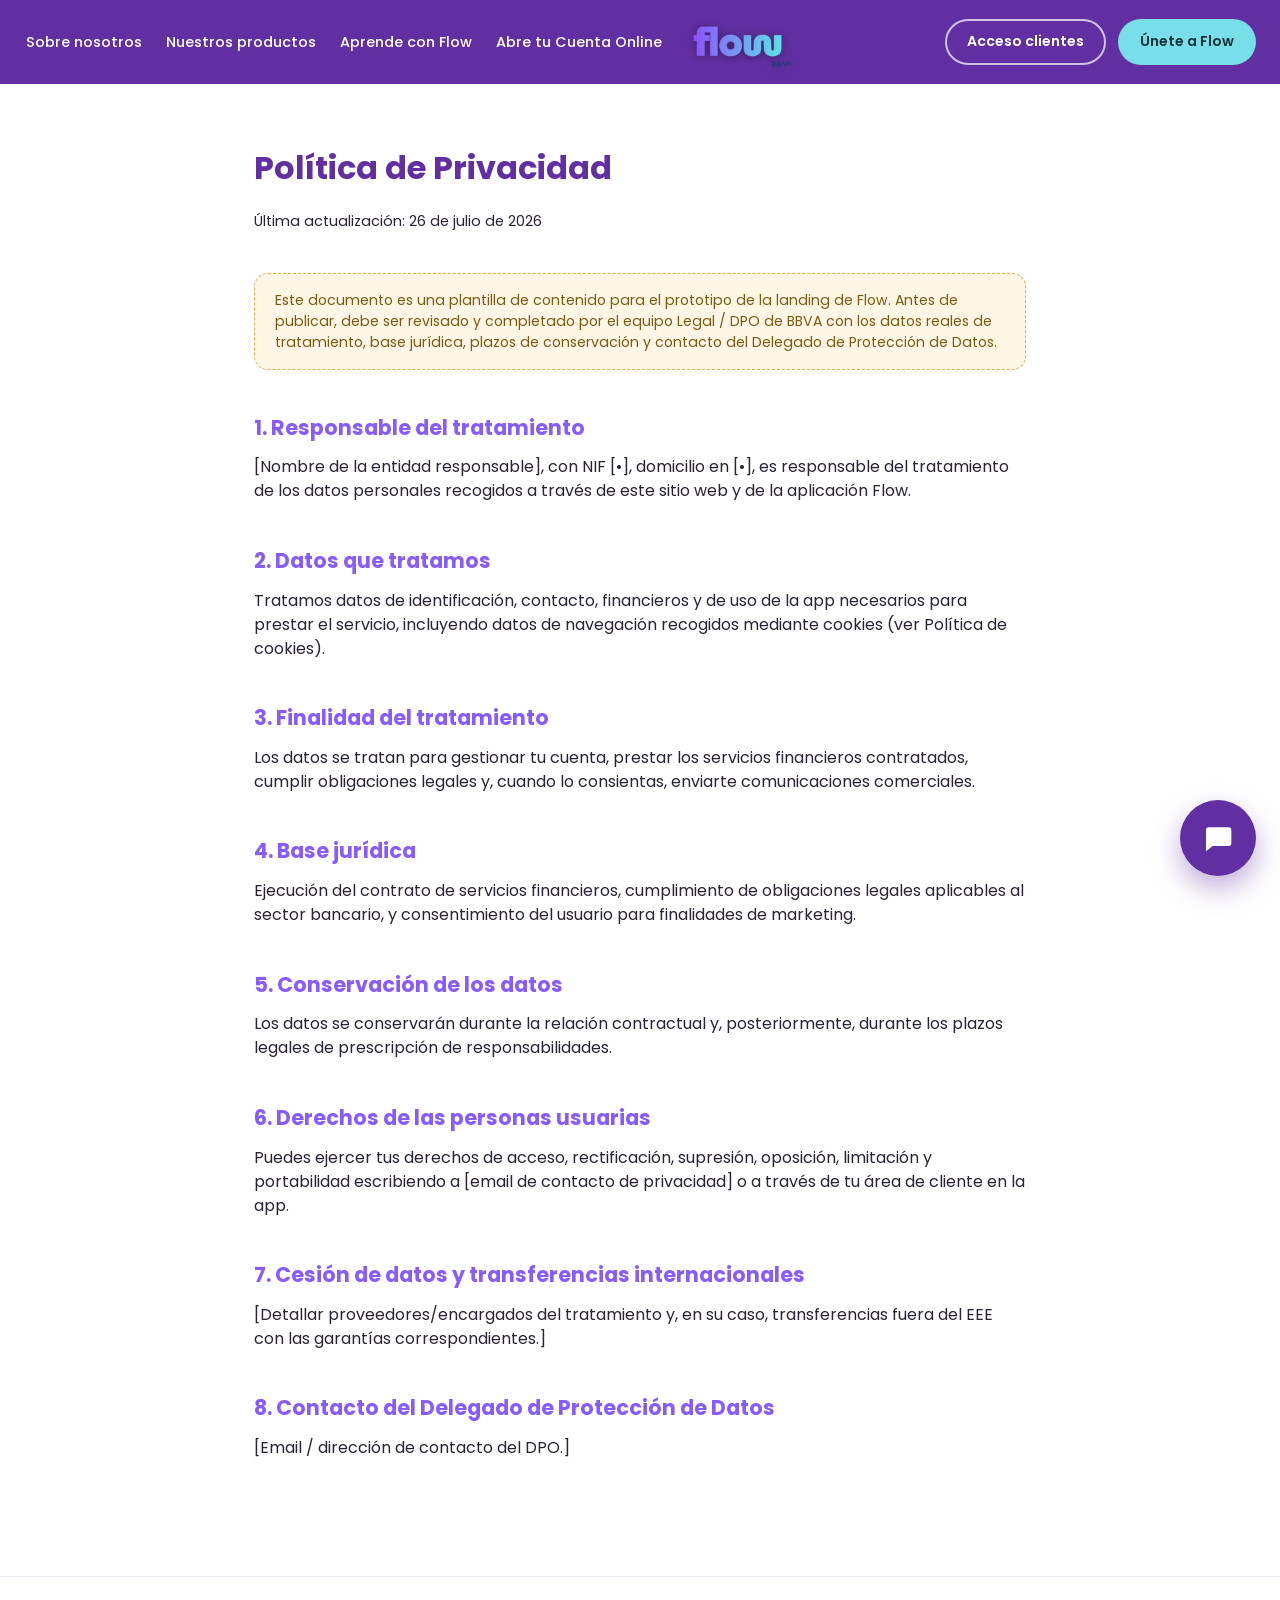
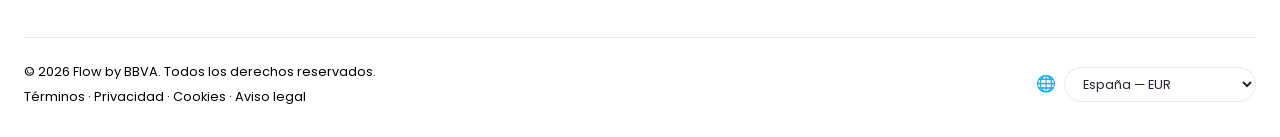
<file: privacidad.html>
<!DOCTYPE html>
<html lang="es">
<head>
  <meta charset="UTF-8">
  <meta name="viewport" content="width=device-width, initial-scale=1.0">
  <title>Política de Privacidad | Flow</title>
  <meta name="description" content="Política de privacidad de Flow: cómo tratamos tus datos personales.">
  <meta name="robots" content="index, follow">
  <link rel="preconnect" href="https://fonts.googleapis.com">
  <link rel="preconnect" href="https://fonts.gstatic.com" crossorigin>
  <link href="https://fonts.googleapis.com/css2?family=Museo+Moderno:wght@600;700&family=Poppins:wght@400;500;600;700&display=swap" rel="stylesheet">
  <link rel="stylesheet" href="assets/css/style.css?v=40">
</head>
<body>
  <a href="#main-content" class="skip-link">Saltar al contenido principal</a>

  <header class="site-header">
    <div class="container header-inner">
      <nav class="main-nav" aria-label="Navegación principal">
        <ul>
          <li><a href="sobre-nosotros.html">Sobre nosotros</a></li>
          <li><a href="productos.html">Nuestros productos</a></li>
          <li><a href="aprende.html">Aprende con Flow</a></li>
          <li><a href="abre-cuenta.html">Abre tu Cuenta Online</a></li>
          <li class="nav-mobile-only"><a href="acceso-clientes.html">Acceso clientes</a></li>
        </ul>
      </nav>
      <a href="index.html" class="logo-center" aria-label="Flow — Inicio">
        <img src="assets/images/logo-flow-transparent.png" alt="Flow" width="160" height="82">
      </a>
      <div class="header-ctas">
        <a href="acceso-clientes.html" class="btn btn-outline">Acceso clientes</a>
        <a href="hazte-cliente.html" class="btn btn-cta">Únete a Flow</a>
      </div>
      <button class="nav-toggle" aria-expanded="false" aria-controls="main-nav" aria-label="Abrir menú">☰</button>
    </div>
  </header>

  <main id="main-content" class="legal-page">
    <div class="container" style="max-width:820px;">
      <h1>Política de Privacidad</h1>
      <p class="legal-updated">Última actualización: 26 de julio de 2026</p>

      <div class="legal-placeholder">
        Este documento es una plantilla de contenido para el prototipo de la landing de Flow. Antes de publicar, debe ser revisado y completado por el equipo Legal / DPO de BBVA con los datos reales de tratamiento, base jurídica, plazos de conservación y contacto del Delegado de Protección de Datos.
      </div>

      <h2>1. Responsable del tratamiento</h2>
      <p>[Nombre de la entidad responsable], con NIF [•], domicilio en [•], es responsable del tratamiento de los datos personales recogidos a través de este sitio web y de la aplicación Flow.</p>

      <h2>2. Datos que tratamos</h2>
      <p>Tratamos datos de identificación, contacto, financieros y de uso de la app necesarios para prestar el servicio, incluyendo datos de navegación recogidos mediante cookies (ver <a href="cookies.html">Política de cookies</a>).</p>

      <h2>3. Finalidad del tratamiento</h2>
      <p>Los datos se tratan para gestionar tu cuenta, prestar los servicios financieros contratados, cumplir obligaciones legales y, cuando lo consientas, enviarte comunicaciones comerciales.</p>

      <h2>4. Base jurídica</h2>
      <p>Ejecución del contrato de servicios financieros, cumplimiento de obligaciones legales aplicables al sector bancario, y consentimiento del usuario para finalidades de marketing.</p>

      <h2>5. Conservación de los datos</h2>
      <p>Los datos se conservarán durante la relación contractual y, posteriormente, durante los plazos legales de prescripción de responsabilidades.</p>

      <h2>6. Derechos de las personas usuarias</h2>
      <p>Puedes ejercer tus derechos de acceso, rectificación, supresión, oposición, limitación y portabilidad escribiendo a [email de contacto de privacidad] o a través de tu área de cliente en la app.</p>

      <h2>7. Cesión de datos y transferencias internacionales</h2>
      <p>[Detallar proveedores/encargados del tratamiento y, en su caso, transferencias fuera del EEE con las garantías correspondientes.]</p>

      <h2>8. Contacto del Delegado de Protección de Datos</h2>
      <p>[Email / dirección de contacto del DPO.]</p>
    </div>
  </main>

  <footer class="site-footer">
    <div class="container">
      <div class="footer-bottom">
        <div class="footer-bottom-info">
        <span>© 2026 Flow by BBVA. Todos los derechos reservados.</span>
        <nav aria-label="Enlaces legales">
          <a href="terminos.html">Términos</a> · <a href="privacidad.html">Privacidad</a> · <a href="cookies.html">Cookies</a> · <a href="aviso-legal.html">Aviso legal</a>
        </nav>
        </div>
        <div class="footer-region">
          <span class="footer-region-icon" aria-hidden="true">🌐</span>
          <select id="footer-region-select" aria-label="Elige tu país y moneda">
            <option value="ES-EUR">España — EUR</option>
            <option value="MX-MXN">México — MXN</option>
            <option value="CO-COP">Colombia — COP</option>
            <option value="AR-ARS">Argentina — ARS</option>
            <option value="PE-PEN">Perú — PEN</option>
            <option value="US-USD">Estados Unidos — USD</option>
          </select>
        </div>
      </div>
    </div>
  </footer>

  <!-- ============ CHATBOT FLOTANTE ============ -->
  <div class="chatbot-widget" data-chatbot>
    <div class="chatbot-window" data-chatbot-window role="dialog" aria-label="Chat con Flow Assistant" aria-hidden="true">
      <div class="chatbot-header">
        <div class="chatbot-header-info">
          <span class="chatbot-avatar">
            <img src="assets/images/logo-flow-transparent.png" alt="" width="24" height="24">
          </span>
          <div class="chatbot-header-text">
            <strong>Flow Assistant</strong>
            <span class="chatbot-status"><span class="chatbot-status-dot" aria-hidden="true"></span>En línea</span>
          </div>
        </div>
        <button type="button" class="chatbot-close" data-chatbot-close aria-label="Cerrar chat">✕</button>
      </div>
      <div class="chatbot-messages" data-chatbot-messages></div>
      <form class="chatbot-input-row" data-chatbot-form>
        <input type="text" data-chatbot-input placeholder="Escribe tu mensaje..." autocomplete="off" aria-label="Escribe tu mensaje">
        <button type="submit" class="chatbot-send" aria-label="Enviar mensaje">
          <svg viewBox="0 0 24 24" width="18" height="18" aria-hidden="true"><path fill="currentColor" d="M2 21l21-9L2 3v7l15 2-15 2z"/></svg>
        </button>
      </form>
    </div>

    <button type="button" class="chatbot-toggle" data-chatbot-toggle aria-label="Abrir chat con Flow Assistant" aria-expanded="false">
      <svg class="chatbot-icon-chat" viewBox="0 0 24 24" width="32" height="32" aria-hidden="true">
        <path fill="currentColor" d="M4 4h16a2 2 0 0 1 2 2v10a2 2 0 0 1-2 2H8l-5 4V6a2 2 0 0 1 2-2z"/>
      </svg>
      <svg class="chatbot-icon-close" viewBox="0 0 24 24" width="28" height="28" aria-hidden="true">
        <path fill="currentColor" d="M6 6l12 12M18 6L6 18" stroke="currentColor" stroke-width="2.4" stroke-linecap="round"/>
      </svg>
    </button>
  </div>

  <script src="assets/js/main.js?v=7"></script>
  <script src="assets/js/chatbot.js?v=3"></script>
</body>
</html>
</file>
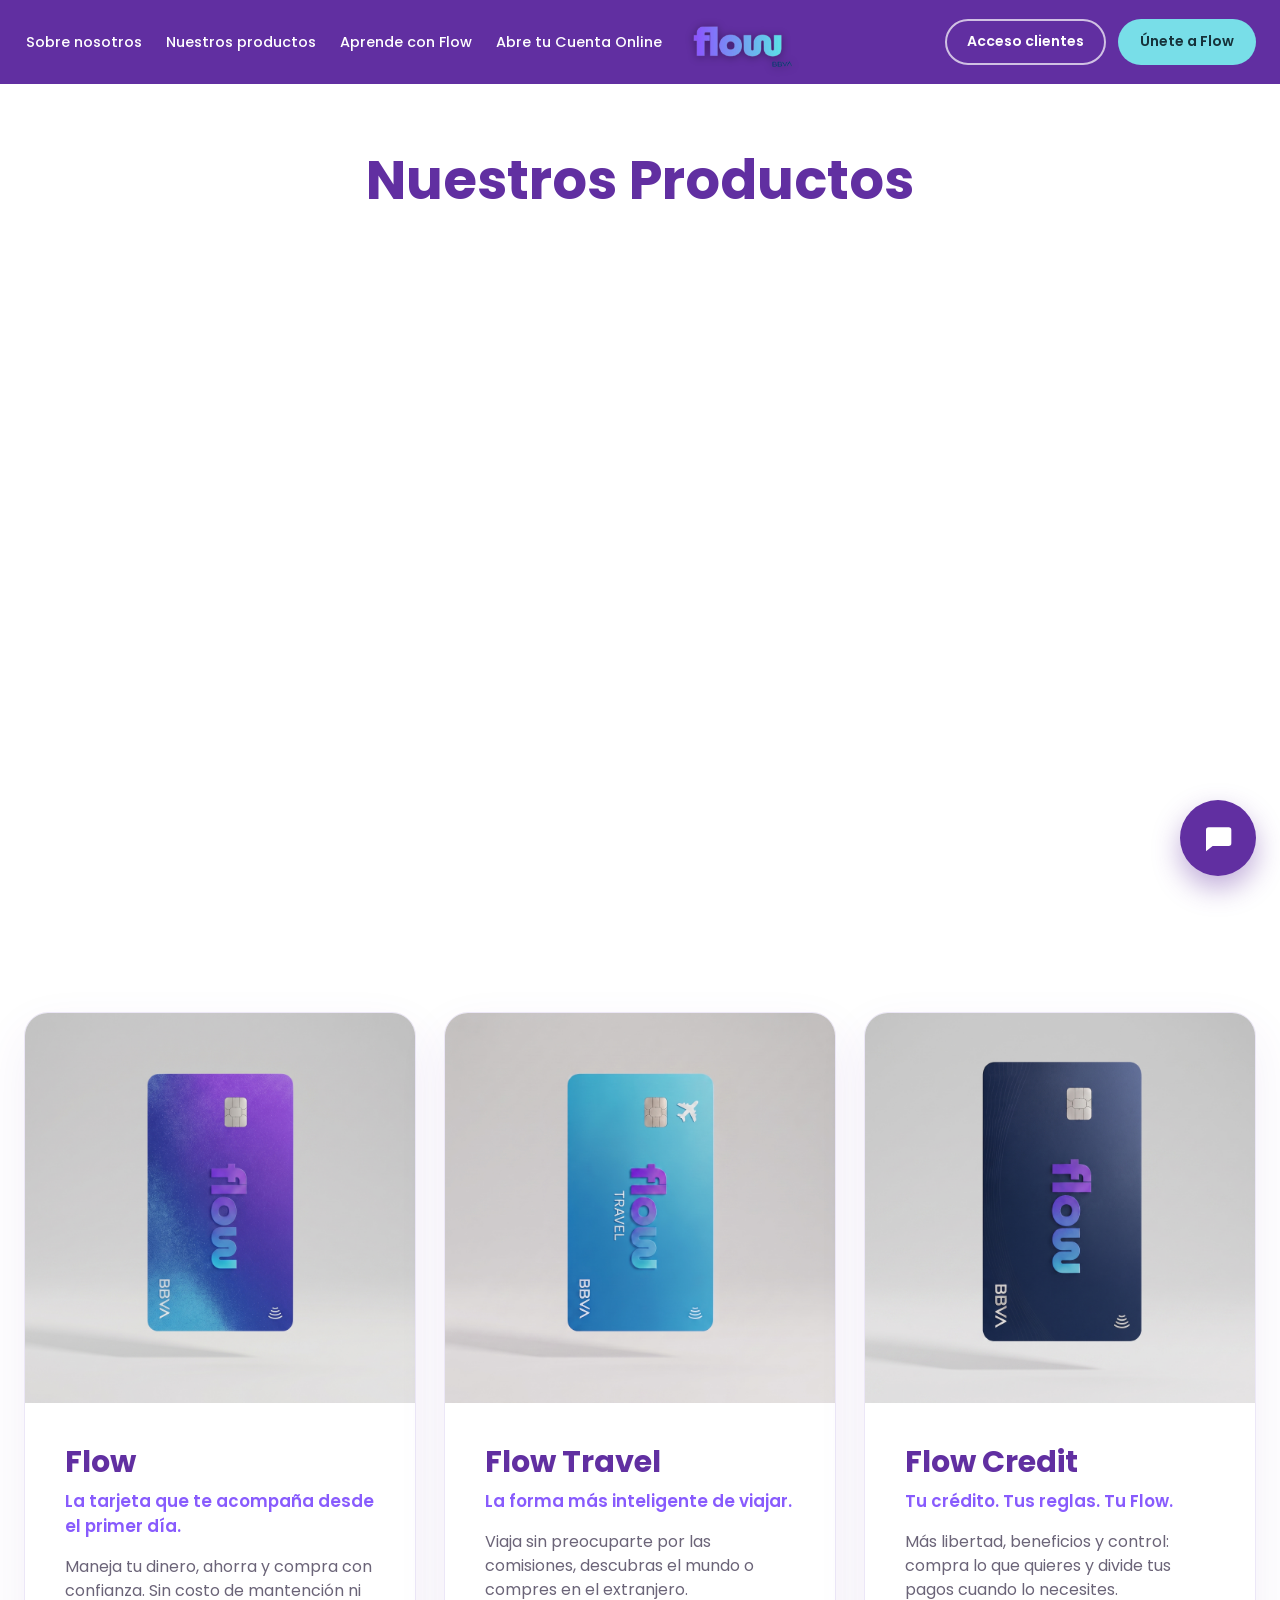
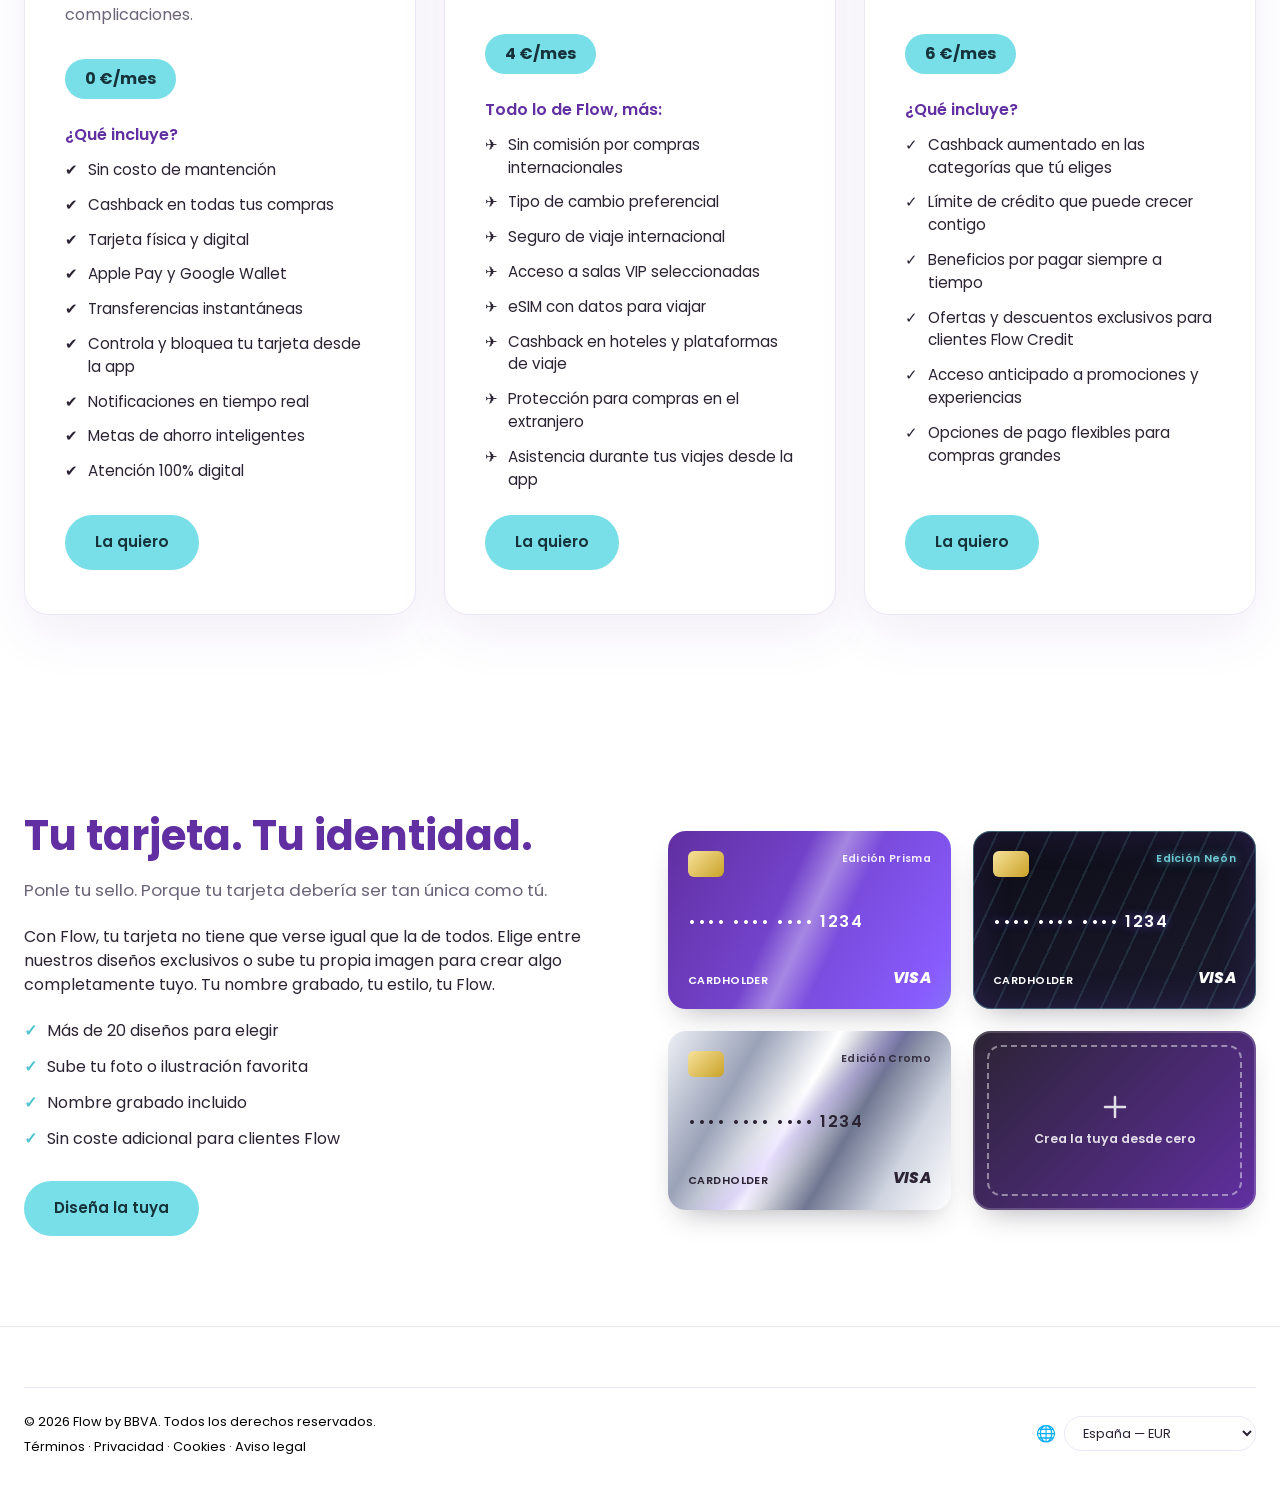
<file: productos.html>
<!DOCTYPE html>
<html lang="es">
<head>
  <meta charset="UTF-8">
  <meta name="viewport" content="width=device-width, initial-scale=1.0">
  <title>Nuestros productos | Flow</title>
  <meta name="description" content="Descubre Flow, Flow Travel y Flow Credit: las tarjetas hechas para tu estilo de vida.">
  <meta name="robots" content="index, follow">
  <link rel="preconnect" href="https://fonts.googleapis.com">
  <link rel="preconnect" href="https://fonts.gstatic.com" crossorigin>
  <link href="https://fonts.googleapis.com/css2?family=Museo+Moderno:wght@600;700&family=Poppins:wght@400;500;600;700&display=swap" rel="stylesheet">
  <link rel="stylesheet" href="assets/css/style.css?v=40">
</head>
<body>
  <a href="#main-content" class="skip-link">Saltar al contenido principal</a>

  <header class="site-header">
    <div class="container header-inner">
      <nav class="main-nav" aria-label="Navegación principal">
        <ul>
          <li><a href="sobre-nosotros.html">Sobre nosotros</a></li>
          <li><a href="productos.html">Nuestros productos</a></li>
          <li><a href="aprende.html">Aprende con Flow</a></li>
          <li><a href="abre-cuenta.html">Abre tu Cuenta Online</a></li>
          <li class="nav-mobile-only"><a href="acceso-clientes.html">Acceso clientes</a></li>
        </ul>
      </nav>
      <a href="index.html" class="logo-center" aria-label="Flow — Inicio">
        <img src="assets/images/logo-flow-transparent.png" alt="Flow" width="160" height="82">
      </a>
      <div class="header-ctas">
        <a href="acceso-clientes.html" class="btn btn-outline">Acceso clientes</a>
        <a href="hazte-cliente.html" class="btn btn-cta">Únete a Flow</a>
      </div>
      <button class="nav-toggle" aria-expanded="false" aria-controls="main-nav" aria-label="Abrir menú">☰</button>
    </div>
  </header>

  <main id="main-content">
    <section class="products-hero-full">
      <video class="products-hero-video" autoplay loop muted playsinline disablePictureInPicture preload="auto" aria-label="Video promocional de las tarjetas Flow">
        <source src="assets/tarjetas-flow.mp4" type="video/mp4">
      </video>
      <div class="products-hero-overlay" aria-hidden="true"></div>
      <div class="container products-hero-text">
        <h1 class="products-title">Nuestros Productos</h1>
      </div>
    </section>

    <section>
      <div class="container">
        <div class="carousel carousel--products" data-carousel>
          <button type="button" class="carousel-arrow carousel-arrow-prev" data-carousel-prev aria-label="Producto anterior">&#8249;</button>

          <div class="carousel-viewport">
            <div class="carousel-track" data-carousel-track>

              <article class="carousel-slide product-card anim-left">
                <img src="assets/images/flow-debito.jpeg" alt="Tarjeta Flow" loading="lazy">
                <div class="product-card-body">
                  <h3>Flow</h3>
                  <p class="product-tagline">La tarjeta que te acompaña desde el primer día.</p>
                  <p class="product-desc">Maneja tu dinero, ahorra y compra con confianza. Sin costo de mantención ni complicaciones.</p>
                  <span class="price-tag">0 €/mes</span>
                  <p class="includes-label">¿Qué incluye?</p>
                  <ul>
                    <li><span aria-hidden="true">✔</span> Sin costo de mantención</li>
                    <li><span aria-hidden="true">✔</span> Cashback en todas tus compras</li>
                    <li><span aria-hidden="true">✔</span> Tarjeta física y digital</li>
                    <li><span aria-hidden="true">✔</span> Apple Pay y Google Wallet</li>
                    <li><span aria-hidden="true">✔</span> Transferencias instantáneas</li>
                    <li><span aria-hidden="true">✔</span> Controla y bloquea tu tarjeta desde la app</li>
                    <li><span aria-hidden="true">✔</span> Notificaciones en tiempo real</li>
                    <li><span aria-hidden="true">✔</span> Metas de ahorro inteligentes</li>
                    <li><span aria-hidden="true">✔</span> Atención 100% digital</li>
                  </ul>
                  <a href="index.html#hero" class="btn btn-cta btn-heartbeat">La quiero</a>
                </div>
              </article>

              <article class="carousel-slide product-card anim-fade">
                <img src="assets/images/flow-viaje.jpeg" alt="Tarjeta Flow Travel" loading="lazy">
                <div class="product-card-body">
                  <h3>Flow Travel</h3>
                  <p class="product-tagline">La forma más inteligente de viajar.</p>
                  <p class="product-desc">Viaja sin preocuparte por las comisiones, descubras el mundo o compres en el extranjero.</p>
                  <span class="price-tag">4 €/mes</span>
                  <p class="includes-label">Todo lo de Flow, más:</p>
                  <ul>
                    <li><span aria-hidden="true">✈</span> Sin comisión por compras internacionales</li>
                    <li><span aria-hidden="true">✈</span> Tipo de cambio preferencial</li>
                    <li><span aria-hidden="true">✈</span> Seguro de viaje internacional</li>
                    <li><span aria-hidden="true">✈</span> Acceso a salas VIP seleccionadas</li>
                    <li><span aria-hidden="true">✈</span> eSIM con datos para viajar</li>
                    <li><span aria-hidden="true">✈</span> Cashback en hoteles y plataformas de viaje</li>
                    <li><span aria-hidden="true">✈</span> Protección para compras en el extranjero</li>
                    <li><span aria-hidden="true">✈</span> Asistencia durante tus viajes desde la app</li>
                  </ul>
                  <a href="index.html#hero" class="btn btn-cta btn-heartbeat">La quiero</a>
                </div>
              </article>

              <article class="carousel-slide product-card anim-right">
                <img src="assets/images/flow-credito.jpeg" alt="Tarjeta Flow Credit" loading="lazy">
                <div class="product-card-body">
                  <h3>Flow Credit</h3>
                  <p class="product-tagline">Tu crédito. Tus reglas. Tu Flow.</p>
                  <p class="product-desc">Más libertad, beneficios y control: compra lo que quieres y divide tus pagos cuando lo necesites.</p>
                  <span class="price-tag">6 €/mes</span>
                  <p class="includes-label">¿Qué incluye?</p>
                  <ul>
                    <li><span aria-hidden="true">✓</span> Cashback aumentado en las categorías que tú eliges</li>
                    <li><span aria-hidden="true">✓</span> Límite de crédito que puede crecer contigo</li>
                    <li><span aria-hidden="true">✓</span> Beneficios por pagar siempre a tiempo</li>
                    <li><span aria-hidden="true">✓</span> Ofertas y descuentos exclusivos para clientes Flow Credit</li>
                    <li><span aria-hidden="true">✓</span> Acceso anticipado a promociones y experiencias</li>
                    <li><span aria-hidden="true">✓</span> Opciones de pago flexibles para compras grandes</li>
                  </ul>
                  <a href="index.html#hero" class="btn btn-cta btn-heartbeat">La quiero</a>
                </div>
              </article>

            </div>
          </div>

          <button type="button" class="carousel-arrow carousel-arrow-next" data-carousel-next aria-label="Siguiente producto">&#8250;</button>
          <div class="carousel-dots" data-carousel-dots></div>
        </div>
      </div>
    </section>

    <!-- ============ PERSONALIZA TU TARJETA ============ -->
    <section class="card-designs-section">
      <div class="container card-designs-inner">
        <div class="card-designs-text anim-left">
          <h2 class="card-designs-title">Tu tarjeta. Tu identidad.</h2>
          <p class="card-designs-subtitle">Ponle tu sello. Porque tu tarjeta debería ser tan única como tú.</p>
          <p>Con Flow, tu tarjeta no tiene que verse igual que la de todos. Elige entre nuestros diseños exclusivos o sube tu propia imagen para crear algo completamente tuyo. Tu nombre grabado, tu estilo, tu Flow.</p>
          <ul class="card-designs-list">
            <li><span aria-hidden="true">✓</span> Más de 20 diseños para elegir</li>
            <li><span aria-hidden="true">✓</span> Sube tu foto o ilustración favorita</li>
            <li><span aria-hidden="true">✓</span> Nombre grabado incluido</li>
            <li><span aria-hidden="true">✓</span> Sin coste adicional para clientes Flow</li>
          </ul>
          <a href="personalizar-tarjeta.html" class="btn btn-cta">Diseña la tuya</a>
        </div>

        <div class="card-designs-grid anim-right">
          <div class="demo-card demo-card--prisma">
            <div class="demo-card-top">
              <div class="demo-card-chip" aria-hidden="true"></div>
              <span class="demo-card-edition">Edición Prisma</span>
            </div>
            <div class="demo-card-number">•••• •••• •••• 1234</div>
            <div class="demo-card-bottom">
              <span class="demo-card-holder">CARDHOLDER</span>
              <span class="demo-card-visa">VISA</span>
            </div>
          </div>

          <div class="demo-card demo-card--neon">
            <div class="demo-card-top">
              <div class="demo-card-chip" aria-hidden="true"></div>
              <span class="demo-card-edition">Edición Neón</span>
            </div>
            <div class="demo-card-number">•••• •••• •••• 1234</div>
            <div class="demo-card-bottom">
              <span class="demo-card-holder">CARDHOLDER</span>
              <span class="demo-card-visa">VISA</span>
            </div>
          </div>

          <div class="demo-card demo-card--cromo">
            <div class="demo-card-top">
              <div class="demo-card-chip" aria-hidden="true"></div>
              <span class="demo-card-edition">Edición Cromo</span>
            </div>
            <div class="demo-card-number">•••• •••• •••• 1234</div>
            <div class="demo-card-bottom">
              <span class="demo-card-holder">CARDHOLDER</span>
              <span class="demo-card-visa">VISA</span>
            </div>
          </div>

          <div class="demo-card demo-card--custom">
            <div class="demo-card-custom-placeholder">
              <svg viewBox="0 0 48 48" width="30" height="30" aria-hidden="true"><path fill="currentColor" d="M24 6a2 2 0 0 1 2 2v14h14a2 2 0 1 1 0 4H26v14a2 2 0 1 1-4 0V26H8a2 2 0 1 1 0-4h14V8a2 2 0 0 1 2-2z"/></svg>
              <span>Crea la tuya desde cero</span>
            </div>
            <div class="demo-card-top">
              <div class="demo-card-chip" aria-hidden="true"></div>
              <span class="demo-card-edition">Tu diseño</span>
            </div>
            <div class="demo-card-number">•••• •••• •••• 1234</div>
            <div class="demo-card-bottom">
              <span class="demo-card-holder">CARDHOLDER</span>
              <span class="demo-card-visa">VISA</span>
            </div>
          </div>
        </div>
      </div>
    </section>
  </main>

  <footer class="site-footer">
    <div class="container">
      <div class="footer-bottom">
        <div class="footer-bottom-info">
        <span>© 2026 Flow by BBVA. Todos los derechos reservados.</span>
        <nav aria-label="Enlaces legales">
          <a href="terminos.html">Términos</a> · <a href="privacidad.html">Privacidad</a> · <a href="cookies.html">Cookies</a> · <a href="aviso-legal.html">Aviso legal</a>
        </nav>
        </div>
        <div class="footer-region">
          <span class="footer-region-icon" aria-hidden="true">🌐</span>
          <select id="footer-region-select" aria-label="Elige tu país y moneda">
            <option value="ES-EUR">España — EUR</option>
            <option value="MX-MXN">México — MXN</option>
            <option value="CO-COP">Colombia — COP</option>
            <option value="AR-ARS">Argentina — ARS</option>
            <option value="PE-PEN">Perú — PEN</option>
            <option value="US-USD">Estados Unidos — USD</option>
          </select>
        </div>
      </div>
    </div>
  </footer>

  <!-- ============ CHATBOT FLOTANTE ============ -->
  <div class="chatbot-widget" data-chatbot>
    <div class="chatbot-window" data-chatbot-window role="dialog" aria-label="Chat con Flow Assistant" aria-hidden="true">
      <div class="chatbot-header">
        <div class="chatbot-header-info">
          <span class="chatbot-avatar">
            <img src="assets/images/logo-flow-transparent.png" alt="" width="24" height="24">
          </span>
          <div class="chatbot-header-text">
            <strong>Flow Assistant</strong>
            <span class="chatbot-status"><span class="chatbot-status-dot" aria-hidden="true"></span>En línea</span>
          </div>
        </div>
        <button type="button" class="chatbot-close" data-chatbot-close aria-label="Cerrar chat">✕</button>
      </div>
      <div class="chatbot-messages" data-chatbot-messages></div>
      <form class="chatbot-input-row" data-chatbot-form>
        <input type="text" data-chatbot-input placeholder="Escribe tu mensaje..." autocomplete="off" aria-label="Escribe tu mensaje">
        <button type="submit" class="chatbot-send" aria-label="Enviar mensaje">
          <svg viewBox="0 0 24 24" width="18" height="18" aria-hidden="true"><path fill="currentColor" d="M2 21l21-9L2 3v7l15 2-15 2z"/></svg>
        </button>
      </form>
    </div>

    <button type="button" class="chatbot-toggle" data-chatbot-toggle aria-label="Abrir chat con Flow Assistant" aria-expanded="false">
      <svg class="chatbot-icon-chat" viewBox="0 0 24 24" width="32" height="32" aria-hidden="true">
        <path fill="currentColor" d="M4 4h16a2 2 0 0 1 2 2v10a2 2 0 0 1-2 2H8l-5 4V6a2 2 0 0 1 2-2z"/>
      </svg>
      <svg class="chatbot-icon-close" viewBox="0 0 24 24" width="28" height="28" aria-hidden="true">
        <path fill="currentColor" d="M6 6l12 12M18 6L6 18" stroke="currentColor" stroke-width="2.4" stroke-linecap="round"/>
      </svg>
    </button>
  </div>

  <script src="assets/js/main.js?v=7"></script>
  <script src="assets/js/chatbot.js?v=3"></script>
</body>
</html>
</file>
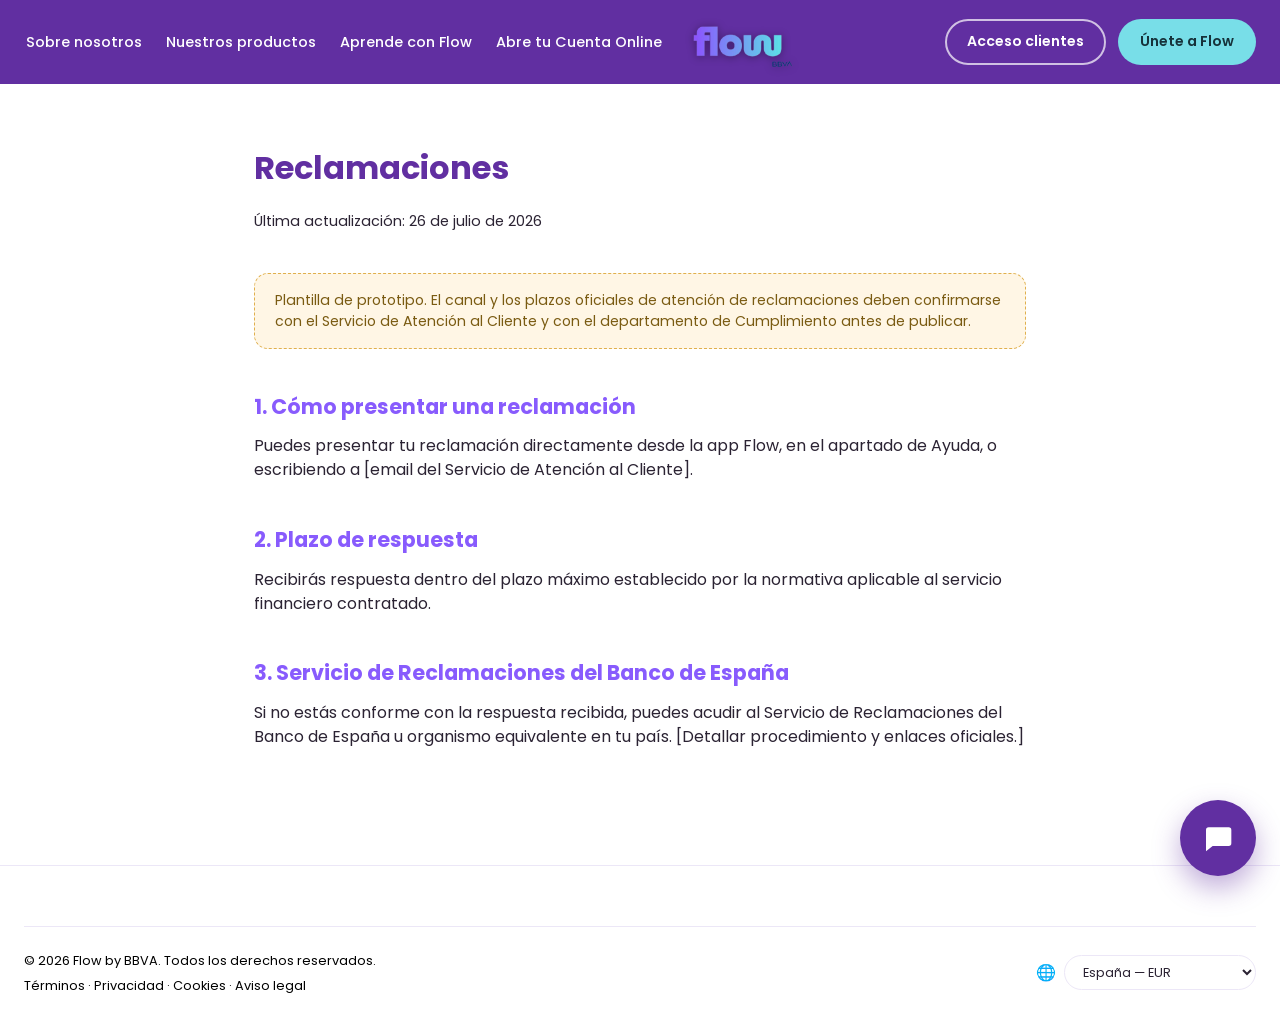
<file: reclamaciones.html>
<!DOCTYPE html>
<html lang="es">
<head>
  <meta charset="UTF-8">
  <meta name="viewport" content="width=device-width, initial-scale=1.0">
  <title>Reclamaciones | Flow</title>
  <meta name="description" content="Cómo presentar una reclamación o queja sobre los servicios de Flow.">
  <meta name="robots" content="index, follow">
  <link rel="preconnect" href="https://fonts.googleapis.com">
  <link rel="preconnect" href="https://fonts.gstatic.com" crossorigin>
  <link href="https://fonts.googleapis.com/css2?family=Museo+Moderno:wght@600;700&family=Poppins:wght@400;500;600;700&display=swap" rel="stylesheet">
  <link rel="stylesheet" href="assets/css/style.css?v=40">
</head>
<body>
  <a href="#main-content" class="skip-link">Saltar al contenido principal</a>

  <header class="site-header">
    <div class="container header-inner">
      <nav class="main-nav" aria-label="Navegación principal">
        <ul>
          <li><a href="sobre-nosotros.html">Sobre nosotros</a></li>
          <li><a href="productos.html">Nuestros productos</a></li>
          <li><a href="aprende.html">Aprende con Flow</a></li>
          <li><a href="abre-cuenta.html">Abre tu Cuenta Online</a></li>
          <li class="nav-mobile-only"><a href="acceso-clientes.html">Acceso clientes</a></li>
        </ul>
      </nav>
      <a href="index.html" class="logo-center" aria-label="Flow — Inicio">
        <img src="assets/images/logo-flow-transparent.png" alt="Flow" width="160" height="82">
      </a>
      <div class="header-ctas">
        <a href="acceso-clientes.html" class="btn btn-outline">Acceso clientes</a>
        <a href="hazte-cliente.html" class="btn btn-cta">Únete a Flow</a>
      </div>
      <button class="nav-toggle" aria-expanded="false" aria-controls="main-nav" aria-label="Abrir menú">☰</button>
    </div>
  </header>

  <main id="main-content" class="legal-page">
    <div class="container" style="max-width:820px;">
      <h1>Reclamaciones</h1>
      <p class="legal-updated">Última actualización: 26 de julio de 2026</p>

      <div class="legal-placeholder">
        Plantilla de prototipo. El canal y los plazos oficiales de atención de reclamaciones deben confirmarse con el Servicio de Atención al Cliente y con el departamento de Cumplimiento antes de publicar.
      </div>

      <h2>1. Cómo presentar una reclamación</h2>
      <p>Puedes presentar tu reclamación directamente desde la app Flow, en el apartado de Ayuda, o escribiendo a [email del Servicio de Atención al Cliente].</p>

      <h2>2. Plazo de respuesta</h2>
      <p>Recibirás respuesta dentro del plazo máximo establecido por la normativa aplicable al servicio financiero contratado.</p>

      <h2>3. Servicio de Reclamaciones del Banco de España</h2>
      <p>Si no estás conforme con la respuesta recibida, puedes acudir al Servicio de Reclamaciones del Banco de España u organismo equivalente en tu país. [Detallar procedimiento y enlaces oficiales.]</p>
    </div>
  </main>

  <footer class="site-footer">
    <div class="container">
      <div class="footer-bottom">
        <div class="footer-bottom-info">
        <span>© 2026 Flow by BBVA. Todos los derechos reservados.</span>
        <nav aria-label="Enlaces legales">
          <a href="terminos.html">Términos</a> · <a href="privacidad.html">Privacidad</a> · <a href="cookies.html">Cookies</a> · <a href="aviso-legal.html">Aviso legal</a>
        </nav>
        </div>
        <div class="footer-region">
          <span class="footer-region-icon" aria-hidden="true">🌐</span>
          <select id="footer-region-select" aria-label="Elige tu país y moneda">
            <option value="ES-EUR">España — EUR</option>
            <option value="MX-MXN">México — MXN</option>
            <option value="CO-COP">Colombia — COP</option>
            <option value="AR-ARS">Argentina — ARS</option>
            <option value="PE-PEN">Perú — PEN</option>
            <option value="US-USD">Estados Unidos — USD</option>
          </select>
        </div>
      </div>
    </div>
  </footer>

  <!-- ============ CHATBOT FLOTANTE ============ -->
  <div class="chatbot-widget" data-chatbot>
    <div class="chatbot-window" data-chatbot-window role="dialog" aria-label="Chat con Flow Assistant" aria-hidden="true">
      <div class="chatbot-header">
        <div class="chatbot-header-info">
          <span class="chatbot-avatar">
            <img src="assets/images/logo-flow-transparent.png" alt="" width="24" height="24">
          </span>
          <div class="chatbot-header-text">
            <strong>Flow Assistant</strong>
            <span class="chatbot-status"><span class="chatbot-status-dot" aria-hidden="true"></span>En línea</span>
          </div>
        </div>
        <button type="button" class="chatbot-close" data-chatbot-close aria-label="Cerrar chat">✕</button>
      </div>
      <div class="chatbot-messages" data-chatbot-messages></div>
      <form class="chatbot-input-row" data-chatbot-form>
        <input type="text" data-chatbot-input placeholder="Escribe tu mensaje..." autocomplete="off" aria-label="Escribe tu mensaje">
        <button type="submit" class="chatbot-send" aria-label="Enviar mensaje">
          <svg viewBox="0 0 24 24" width="18" height="18" aria-hidden="true"><path fill="currentColor" d="M2 21l21-9L2 3v7l15 2-15 2z"/></svg>
        </button>
      </form>
    </div>

    <button type="button" class="chatbot-toggle" data-chatbot-toggle aria-label="Abrir chat con Flow Assistant" aria-expanded="false">
      <svg class="chatbot-icon-chat" viewBox="0 0 24 24" width="32" height="32" aria-hidden="true">
        <path fill="currentColor" d="M4 4h16a2 2 0 0 1 2 2v10a2 2 0 0 1-2 2H8l-5 4V6a2 2 0 0 1 2-2z"/>
      </svg>
      <svg class="chatbot-icon-close" viewBox="0 0 24 24" width="28" height="28" aria-hidden="true">
        <path fill="currentColor" d="M6 6l12 12M18 6L6 18" stroke="currentColor" stroke-width="2.4" stroke-linecap="round"/>
      </svg>
    </button>
  </div>

  <script src="assets/js/main.js?v=7"></script>
  <script src="assets/js/chatbot.js?v=3"></script>
</body>
</html>
</file>
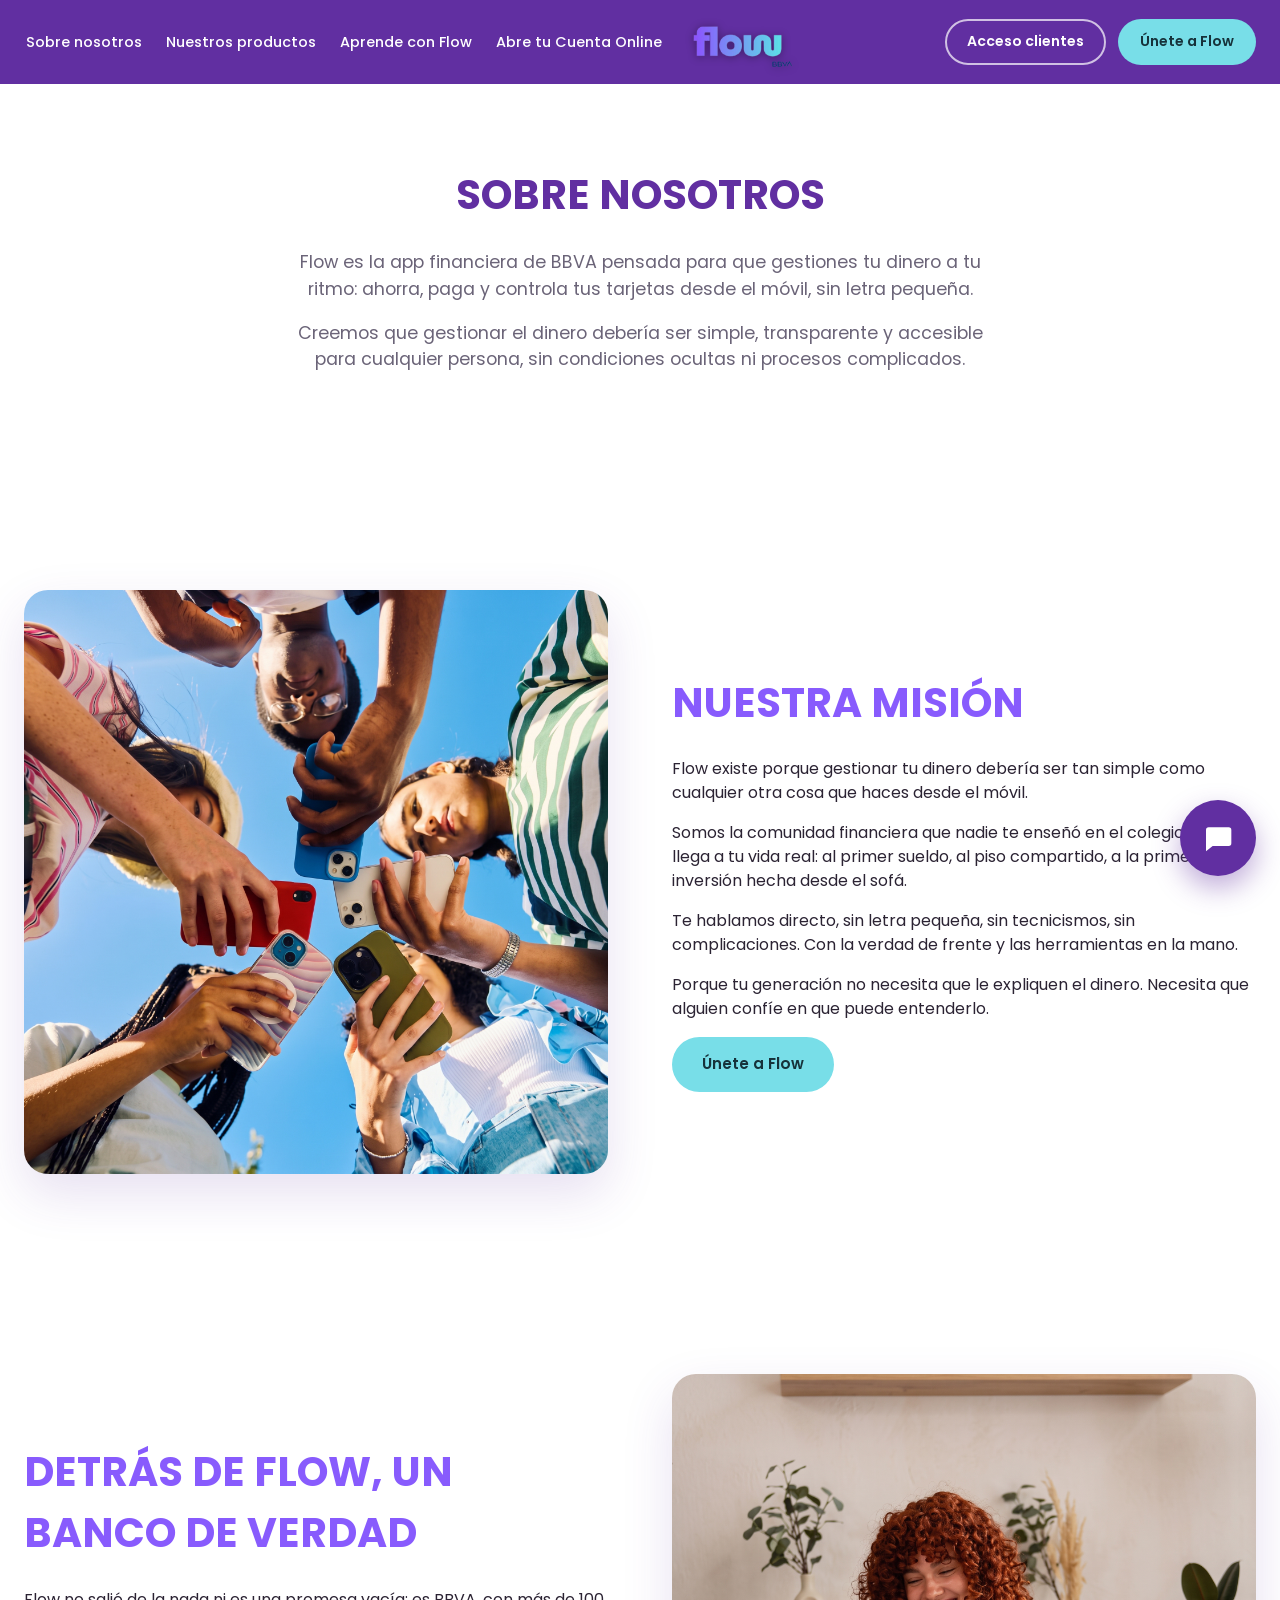
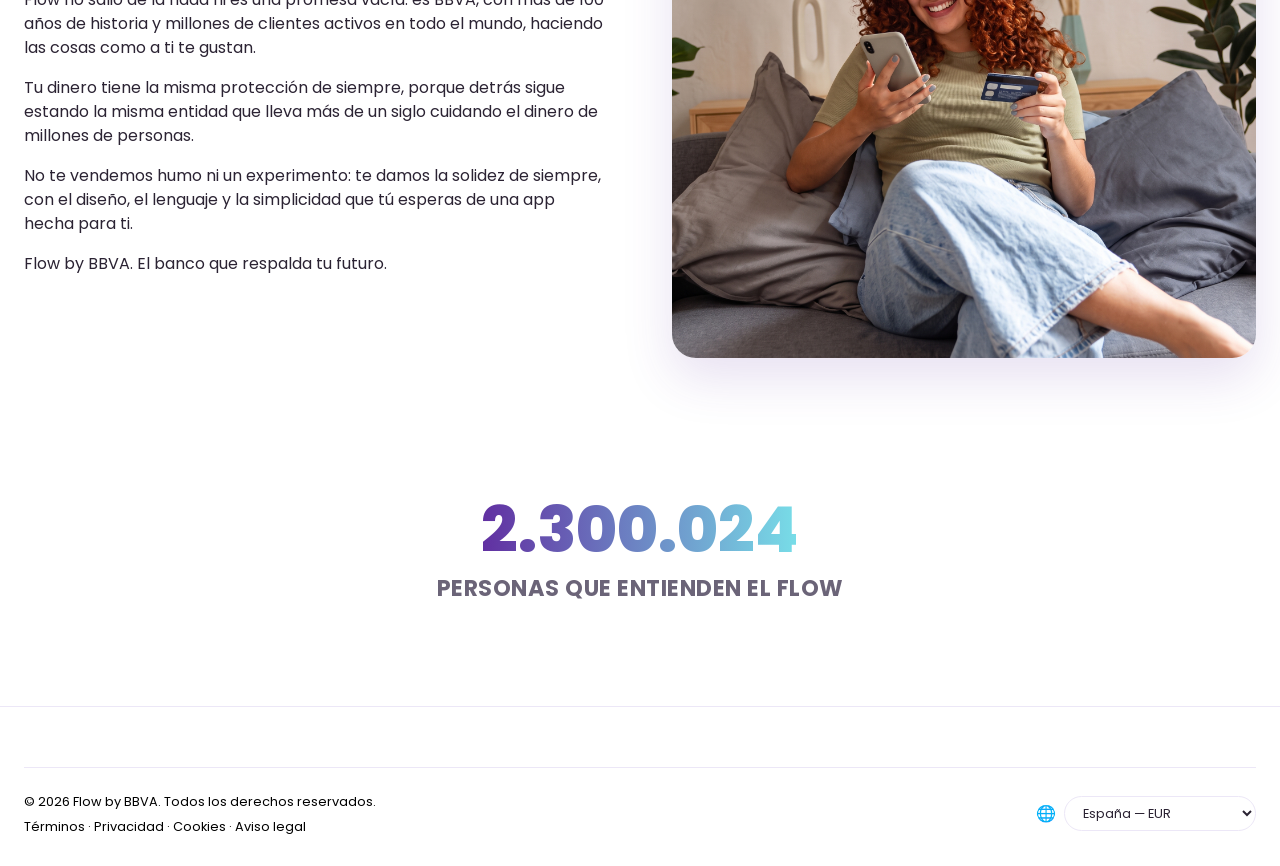
<file: sobre-nosotros.html>
<!DOCTYPE html>
<html lang="es">
<head>
  <meta charset="UTF-8">
  <meta name="viewport" content="width=device-width, initial-scale=1.0">
  <title>Sobre nosotros | Flow</title>
  <meta name="description" content="Conoce Flow, la app de BBVA para gestionar tu dinero de forma sencilla y segura.">
  <meta name="robots" content="index, follow">
  <link rel="preconnect" href="https://fonts.googleapis.com">
  <link rel="preconnect" href="https://fonts.gstatic.com" crossorigin>
  <link href="https://fonts.googleapis.com/css2?family=Museo+Moderno:wght@600;700&family=Poppins:wght@400;500;600;700&display=swap" rel="stylesheet">
  <link rel="stylesheet" href="assets/css/style.css?v=40">
</head>
<body>
  <a href="#main-content" class="skip-link">Saltar al contenido principal</a>

  <header class="site-header">
    <div class="container header-inner">
      <nav class="main-nav" aria-label="Navegación principal">
        <ul>
          <li><a href="sobre-nosotros.html">Sobre nosotros</a></li>
          <li><a href="productos.html">Nuestros productos</a></li>
          <li><a href="aprende.html">Aprende con Flow</a></li>
          <li><a href="abre-cuenta.html">Abre tu Cuenta Online</a></li>
          <li class="nav-mobile-only"><a href="acceso-clientes.html">Acceso clientes</a></li>
        </ul>
      </nav>
      <a href="index.html" class="logo-center" aria-label="Flow — Inicio">
        <img src="assets/images/logo-flow-transparent.png" alt="Flow" width="160" height="82">
      </a>
      <div class="header-ctas">
        <a href="acceso-clientes.html" class="btn btn-outline">Acceso clientes</a>
        <a href="hazte-cliente.html" class="btn btn-cta">Únete a Flow</a>
      </div>
      <button class="nav-toggle" aria-expanded="false" aria-controls="main-nav" aria-label="Abrir menú">☰</button>
    </div>
  </header>

  <main id="main-content">
    <section style="padding-top:80px;">
      <div class="container" style="max-width:760px; text-align:center;">
        <h1 class="section-title" style="color:var(--color-primary);">Sobre nosotros</h1>
        <p style="font-size:1.1rem; color:var(--color-text-muted);">Flow es la app financiera de BBVA pensada para que gestiones tu dinero a tu ritmo: ahorra, paga y controla tus tarjetas desde el móvil, sin letra pequeña.</p>
        <p style="font-size:1.1rem; color:var(--color-text-muted);">Creemos que gestionar el dinero debería ser simple, transparente y accesible para cualquier persona, sin condiciones ocultas ni procesos complicados.</p>
      </div>
    </section>

    <section>
      <div class="container split">
        <div class="split-media anim-left">
          <img src="assets/images/todos-juntos.jpeg" alt="Personas usando Flow juntas" loading="lazy" style="object-fit:cover;">
        </div>
        <div class="split-text anim-right">
          <h2 class="section-title">Nuestra misión</h2>
          <p>Flow existe porque gestionar tu dinero debería ser tan simple como cualquier otra cosa que haces desde el móvil.</p>
          <p>Somos la comunidad financiera que nadie te enseñó en el colegio. La que llega a tu vida real: al primer sueldo, al piso compartido, a la primera inversión hecha desde el sofá.</p>
          <p>Te hablamos directo, sin letra pequeña, sin tecnicismos, sin complicaciones. Con la verdad de frente y las herramientas en la mano.</p>
          <p>Porque tu generación no necesita que le expliquen el dinero. Necesita que alguien confíe en que puede entenderlo.</p>
          <a href="index.html#hero" class="btn btn-cta">Únete a Flow</a>
        </div>
      </div>
    </section>

    <section>
      <div class="container split">
        <div class="split-text anim-left">
          <h2 class="section-title">Detrás de Flow, Un banco de verdad</h2>
          <p>Flow no salió de la nada ni es una promesa vacía: es BBVA, con más de 100 años de historia y millones de clientes activos en todo el mundo, haciendo las cosas como a ti te gustan.</p>
          <p>Tu dinero tiene la misma protección de siempre, porque detrás sigue estando la misma entidad que lleva más de un siglo cuidando el dinero de millones de personas.</p>
          <p>No te vendemos humo ni un experimento: te damos la solidez de siempre, con el diseño, el lenguaje y la simplicidad que tú esperas de una app hecha para ti.</p>
          <p>Flow by BBVA. El banco que respalda tu futuro.</p>
        </div>
        <div class="split-media anim-right">
          <img src="assets/images/porque-bbva.jpeg" alt="Persona confiando en Flow by BBVA desde su casa" loading="lazy" style="object-fit:cover;">
        </div>
      </div>
    </section>

    <section class="counter-section">
      <div class="container counter-block">
        <div class="counter-number-wrap">
          <span class="counter-number" data-counter-target="2300000" id="client-counter">2.300.000</span>
        </div>
        <p class="counter-label">Personas que entienden el Flow</p>
      </div>
    </section>
  </main>

  <footer class="site-footer">
    <div class="container">
      <div class="footer-bottom">
        <div class="footer-bottom-info">
        <span>© 2026 Flow by BBVA. Todos los derechos reservados.</span>
        <nav aria-label="Enlaces legales">
          <a href="terminos.html">Términos</a> · <a href="privacidad.html">Privacidad</a> · <a href="cookies.html">Cookies</a> · <a href="aviso-legal.html">Aviso legal</a>
        </nav>
        </div>
        <div class="footer-region">
          <span class="footer-region-icon" aria-hidden="true">🌐</span>
          <select id="footer-region-select" aria-label="Elige tu país y moneda">
            <option value="ES-EUR">España — EUR</option>
            <option value="MX-MXN">México — MXN</option>
            <option value="CO-COP">Colombia — COP</option>
            <option value="AR-ARS">Argentina — ARS</option>
            <option value="PE-PEN">Perú — PEN</option>
            <option value="US-USD">Estados Unidos — USD</option>
          </select>
        </div>
      </div>
    </div>
  </footer>

  <!-- ============ CHATBOT FLOTANTE ============ -->
  <div class="chatbot-widget" data-chatbot>
    <div class="chatbot-window" data-chatbot-window role="dialog" aria-label="Chat con Flow Assistant" aria-hidden="true">
      <div class="chatbot-header">
        <div class="chatbot-header-info">
          <span class="chatbot-avatar">
            <img src="assets/images/logo-flow-transparent.png" alt="" width="24" height="24">
          </span>
          <div class="chatbot-header-text">
            <strong>Flow Assistant</strong>
            <span class="chatbot-status"><span class="chatbot-status-dot" aria-hidden="true"></span>En línea</span>
          </div>
        </div>
        <button type="button" class="chatbot-close" data-chatbot-close aria-label="Cerrar chat">✕</button>
      </div>
      <div class="chatbot-messages" data-chatbot-messages></div>
      <form class="chatbot-input-row" data-chatbot-form>
        <input type="text" data-chatbot-input placeholder="Escribe tu mensaje..." autocomplete="off" aria-label="Escribe tu mensaje">
        <button type="submit" class="chatbot-send" aria-label="Enviar mensaje">
          <svg viewBox="0 0 24 24" width="18" height="18" aria-hidden="true"><path fill="currentColor" d="M2 21l21-9L2 3v7l15 2-15 2z"/></svg>
        </button>
      </form>
    </div>

    <button type="button" class="chatbot-toggle" data-chatbot-toggle aria-label="Abrir chat con Flow Assistant" aria-expanded="false">
      <svg class="chatbot-icon-chat" viewBox="0 0 24 24" width="32" height="32" aria-hidden="true">
        <path fill="currentColor" d="M4 4h16a2 2 0 0 1 2 2v10a2 2 0 0 1-2 2H8l-5 4V6a2 2 0 0 1 2-2z"/>
      </svg>
      <svg class="chatbot-icon-close" viewBox="0 0 24 24" width="28" height="28" aria-hidden="true">
        <path fill="currentColor" d="M6 6l12 12M18 6L6 18" stroke="currentColor" stroke-width="2.4" stroke-linecap="round"/>
      </svg>
    </button>
  </div>

  <script src="assets/js/main.js?v=7"></script>
  <script src="assets/js/chatbot.js?v=3"></script>
</body>
</html>
</file>
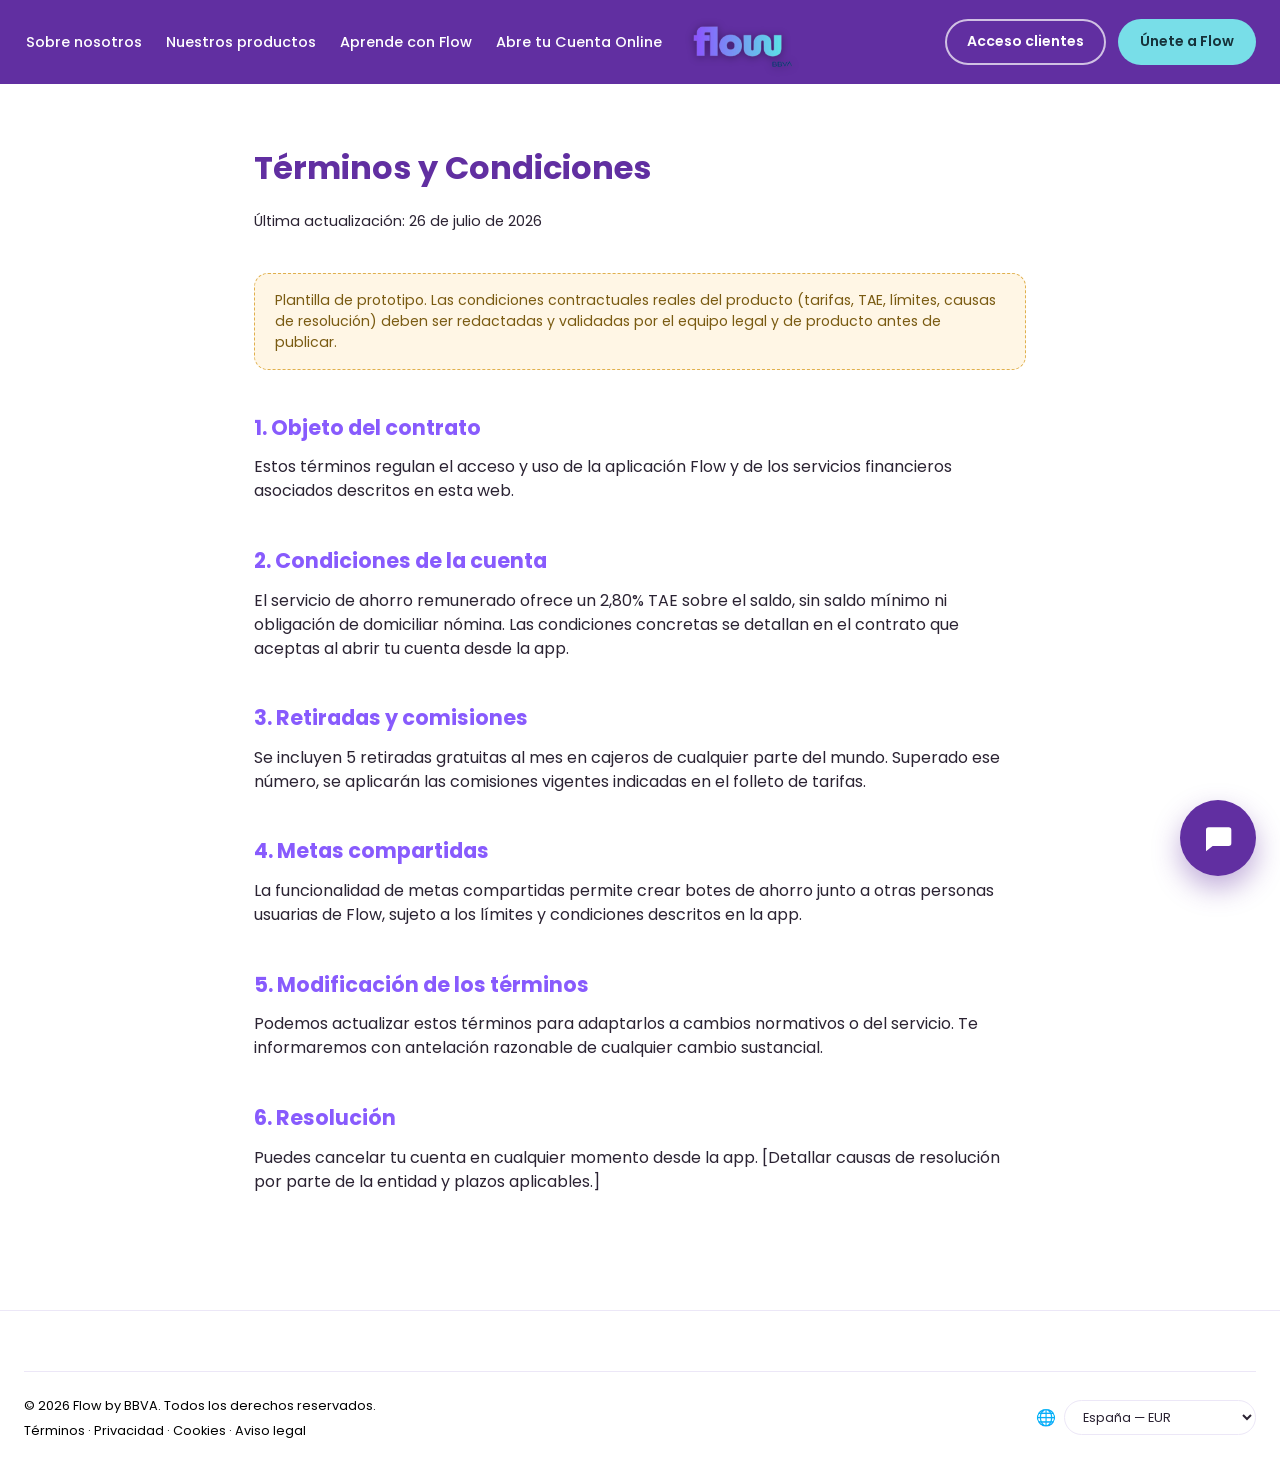
<file: terminos.html>
<!DOCTYPE html>
<html lang="es">
<head>
  <meta charset="UTF-8">
  <meta name="viewport" content="width=device-width, initial-scale=1.0">
  <title>Términos y Condiciones | Flow</title>
  <meta name="description" content="Términos y condiciones de uso de la web y la app Flow.">
  <meta name="robots" content="index, follow">
  <link rel="preconnect" href="https://fonts.googleapis.com">
  <link rel="preconnect" href="https://fonts.gstatic.com" crossorigin>
  <link href="https://fonts.googleapis.com/css2?family=Museo+Moderno:wght@600;700&family=Poppins:wght@400;500;600;700&display=swap" rel="stylesheet">
  <link rel="stylesheet" href="assets/css/style.css?v=40">
</head>
<body>
  <a href="#main-content" class="skip-link">Saltar al contenido principal</a>

  <header class="site-header">
    <div class="container header-inner">
      <nav class="main-nav" aria-label="Navegación principal">
        <ul>
          <li><a href="sobre-nosotros.html">Sobre nosotros</a></li>
          <li><a href="productos.html">Nuestros productos</a></li>
          <li><a href="aprende.html">Aprende con Flow</a></li>
          <li><a href="abre-cuenta.html">Abre tu Cuenta Online</a></li>
          <li class="nav-mobile-only"><a href="acceso-clientes.html">Acceso clientes</a></li>
        </ul>
      </nav>
      <a href="index.html" class="logo-center" aria-label="Flow — Inicio">
        <img src="assets/images/logo-flow-transparent.png" alt="Flow" width="160" height="82">
      </a>
      <div class="header-ctas">
        <a href="acceso-clientes.html" class="btn btn-outline">Acceso clientes</a>
        <a href="hazte-cliente.html" class="btn btn-cta">Únete a Flow</a>
      </div>
      <button class="nav-toggle" aria-expanded="false" aria-controls="main-nav" aria-label="Abrir menú">☰</button>
    </div>
  </header>

  <main id="main-content" class="legal-page">
    <div class="container" style="max-width:820px;">
      <h1>Términos y Condiciones</h1>
      <p class="legal-updated">Última actualización: 26 de julio de 2026</p>

      <div class="legal-placeholder">
        Plantilla de prototipo. Las condiciones contractuales reales del producto (tarifas, TAE, límites, causas de resolución) deben ser redactadas y validadas por el equipo legal y de producto antes de publicar.
      </div>

      <h2>1. Objeto del contrato</h2>
      <p>Estos términos regulan el acceso y uso de la aplicación Flow y de los servicios financieros asociados descritos en esta web.</p>

      <h2>2. Condiciones de la cuenta</h2>
      <p>El servicio de ahorro remunerado ofrece un 2,80% TAE sobre el saldo, sin saldo mínimo ni obligación de domiciliar nómina. Las condiciones concretas se detallan en el contrato que aceptas al abrir tu cuenta desde la app.</p>

      <h2>3. Retiradas y comisiones</h2>
      <p>Se incluyen 5 retiradas gratuitas al mes en cajeros de cualquier parte del mundo. Superado ese número, se aplicarán las comisiones vigentes indicadas en el folleto de tarifas.</p>

      <h2>4. Metas compartidas</h2>
      <p>La funcionalidad de metas compartidas permite crear botes de ahorro junto a otras personas usuarias de Flow, sujeto a los límites y condiciones descritos en la app.</p>

      <h2>5. Modificación de los términos</h2>
      <p>Podemos actualizar estos términos para adaptarlos a cambios normativos o del servicio. Te informaremos con antelación razonable de cualquier cambio sustancial.</p>

      <h2>6. Resolución</h2>
      <p>Puedes cancelar tu cuenta en cualquier momento desde la app. [Detallar causas de resolución por parte de la entidad y plazos aplicables.]</p>
    </div>
  </main>

  <footer class="site-footer">
    <div class="container">
      <div class="footer-bottom">
        <div class="footer-bottom-info">
        <span>© 2026 Flow by BBVA. Todos los derechos reservados.</span>
        <nav aria-label="Enlaces legales">
          <a href="terminos.html">Términos</a> · <a href="privacidad.html">Privacidad</a> · <a href="cookies.html">Cookies</a> · <a href="aviso-legal.html">Aviso legal</a>
        </nav>
        </div>
        <div class="footer-region">
          <span class="footer-region-icon" aria-hidden="true">🌐</span>
          <select id="footer-region-select" aria-label="Elige tu país y moneda">
            <option value="ES-EUR">España — EUR</option>
            <option value="MX-MXN">México — MXN</option>
            <option value="CO-COP">Colombia — COP</option>
            <option value="AR-ARS">Argentina — ARS</option>
            <option value="PE-PEN">Perú — PEN</option>
            <option value="US-USD">Estados Unidos — USD</option>
          </select>
        </div>
      </div>
    </div>
  </footer>

  <!-- ============ CHATBOT FLOTANTE ============ -->
  <div class="chatbot-widget" data-chatbot>
    <div class="chatbot-window" data-chatbot-window role="dialog" aria-label="Chat con Flow Assistant" aria-hidden="true">
      <div class="chatbot-header">
        <div class="chatbot-header-info">
          <span class="chatbot-avatar">
            <img src="assets/images/logo-flow-transparent.png" alt="" width="24" height="24">
          </span>
          <div class="chatbot-header-text">
            <strong>Flow Assistant</strong>
            <span class="chatbot-status"><span class="chatbot-status-dot" aria-hidden="true"></span>En línea</span>
          </div>
        </div>
        <button type="button" class="chatbot-close" data-chatbot-close aria-label="Cerrar chat">✕</button>
      </div>
      <div class="chatbot-messages" data-chatbot-messages></div>
      <form class="chatbot-input-row" data-chatbot-form>
        <input type="text" data-chatbot-input placeholder="Escribe tu mensaje..." autocomplete="off" aria-label="Escribe tu mensaje">
        <button type="submit" class="chatbot-send" aria-label="Enviar mensaje">
          <svg viewBox="0 0 24 24" width="18" height="18" aria-hidden="true"><path fill="currentColor" d="M2 21l21-9L2 3v7l15 2-15 2z"/></svg>
        </button>
      </form>
    </div>

    <button type="button" class="chatbot-toggle" data-chatbot-toggle aria-label="Abrir chat con Flow Assistant" aria-expanded="false">
      <svg class="chatbot-icon-chat" viewBox="0 0 24 24" width="32" height="32" aria-hidden="true">
        <path fill="currentColor" d="M4 4h16a2 2 0 0 1 2 2v10a2 2 0 0 1-2 2H8l-5 4V6a2 2 0 0 1 2-2z"/>
      </svg>
      <svg class="chatbot-icon-close" viewBox="0 0 24 24" width="28" height="28" aria-hidden="true">
        <path fill="currentColor" d="M6 6l12 12M18 6L6 18" stroke="currentColor" stroke-width="2.4" stroke-linecap="round"/>
      </svg>
    </button>
  </div>

  <script src="assets/js/main.js?v=7"></script>
  <script src="assets/js/chatbot.js?v=3"></script>
</body>
</html>
</file>
<file: assets/css/style.css>
/* =========================================================
   FLOW — Landing page
   Identidad: morado #612FA1 / #885BFD · turquesa CTA #78DEE8
   Tipografías: Museo Moderno (logo) · Poppins (contenido)
   ========================================================= */

:root {
  --color-primary: #612FA1;
  --color-secondary: #885BFD;
  --color-cta: #78DEE8;
  --color-cta-dark: #4fc4cf;
  --color-white: #ffffff;
  --color-black: #000000;
  --color-text: #2b2333;
  --color-text-muted: #6b6478;
  --color-bg: #ffffff;
  --color-border: #ece7f7;

  --font-logo: 'Museo Moderno', 'Poppins', sans-serif;
  --font-body: 'Poppins', sans-serif;

  --header-height: 84px;
  --radius-md: 14px;
  --radius-lg: 24px;
  --transition: 300ms ease;
  --max-width: 1280px;
}

/* -----------------------------------------
   Reset
----------------------------------------- */
*, *::before, *::after { box-sizing: border-box; }
html { scroll-behavior: smooth; }
body {
  margin: 0;
  font-family: var(--font-body);
  color: var(--color-text);
  background: var(--color-bg);
  line-height: 1.5;
  -webkit-font-smoothing: antialiased;
  overflow-x: hidden;
  max-width: 100vw;
}
img { max-width: 100%; display: block; }
[hidden] { display: none !important; }
a { text-decoration: none; color: inherit; }
ul { margin: 0; padding: 0; }
button { font-family: inherit; cursor: pointer; }
h1, h2, h3, h4 { margin: 0 0 .6em; font-weight: 700; }
p { margin: 0 0 1em; }
.container {
  width: 100%;
  max-width: var(--max-width);
  margin: 0 auto;
  padding: 0 24px;
}
.visually-hidden {
  position: absolute !important;
  width: 1px; height: 1px;
  overflow: hidden;
  clip: rect(0 0 0 0);
  white-space: nowrap;
}
.skip-link {
  position: absolute;
  left: -999px;
  top: 0;
  background: var(--color-primary);
  color: #fff;
  padding: 10px 16px;
  z-index: 2000;
}
.skip-link:focus { left: 8px; top: 8px; }

/* -----------------------------------------
   Botones
----------------------------------------- */
.btn {
  display: inline-flex;
  align-items: center;
  justify-content: center;
  gap: 8px;
  padding: 14px 28px;
  border-radius: 999px;
  font-weight: 600;
  font-size: 0.95rem;
  border: 2px solid transparent;
  transition: transform var(--transition), box-shadow var(--transition), background var(--transition), color var(--transition);
  white-space: nowrap;
}
.btn:hover { transform: translateY(-2px); }
.btn:focus-visible { outline: 3px solid var(--color-cta); outline-offset: 2px; }

.btn-cta {
  background: var(--color-cta);
  color: #16323a;
}
.btn-cta:hover { background: var(--color-cta-dark); }
.btn-cta-lg {
  font-size: 18px;
  font-weight: bold;
  font-family: 'Poppins', sans-serif;
  padding: 18px 36px;
}

.btn-outline {
  background: transparent;
  color: #fff;
  border-color: rgba(255,255,255,.7);
}
.btn-outline:hover { background: rgba(255,255,255,.15); }

.btn-ghost-purple {
  background: transparent;
  border-color: var(--color-primary);
  color: var(--color-primary);
}
.btn-ghost-purple:hover { background: var(--color-primary); color: #fff; }

.btn-block { width: 100%; }

/* -----------------------------------------
   Header
----------------------------------------- */
.site-header {
  position: sticky;
  top: 0;
  z-index: 1000;
  background: var(--color-primary);
  color: #fff;
  height: var(--header-height);
  display: flex;
  align-items: center;
  transition: box-shadow var(--transition);
}
.site-header.is-scrolled { box-shadow: 0 6px 24px rgba(0,0,0,.18); }

.site-header .container {
  max-width: 1440px; /* header un poco más ancho que el resto: nav y CTAs se acercan a los bordes, el logo queda más protagonista en el centro */
}

.header-inner {
  display: grid;
  grid-template-columns: 1fr auto 1fr;
  align-items: center;
  width: 100%;
  gap: 16px;
}

.main-nav { justify-self: start; }
.main-nav ul { display: flex; gap: 20px; list-style: none; }
.nav-mobile-only { display: none; }
.main-nav a {
  font-size: 0.9rem;
  font-weight: 500;
  color: #fff;
  position: relative;
  padding: 6px 2px;
  white-space: nowrap;
}
.main-nav a::after {
  content: '';
  position: absolute;
  left: 0; bottom: -2px;
  width: 0; height: 2px;
  background: var(--color-cta);
  transition: width var(--transition);
}
.main-nav a:hover::after,
.main-nav a:focus-visible::after { width: 100%; }

.logo-center { justify-self: center; }
.logo-center img {
  height: 60px;
  width: auto;
  filter: drop-shadow(0 1px 4px rgba(0,0,0,.35));
}

.header-ctas { justify-self: end; display: flex; gap: 12px; align-items: center; }
.header-ctas .btn { padding: 10px 20px; font-size: .88rem; }

.nav-toggle {
  display: none;
  background: none;
  border: none;
  color: #fff;
  font-size: 1.6rem;
  justify-self: end;
}

/* -----------------------------------------
   Hero
----------------------------------------- */
.hero {
  position: relative;
  min-height: 92vh;
  display: flex;
  align-items: center;
  color: #fff;
  overflow: hidden;
}
.hero-bg {
  position: absolute;
  inset: 0;
  width: 100%;
  height: 100%;
  object-fit: cover;
  z-index: 0;
}
.hero-overlay {
  position: absolute;
  inset: 0;
  background: linear-gradient(100deg, rgba(15,7,32,.78) 0%, rgba(97,47,161,.55) 45%, rgba(15,7,32,.25) 100%);
  z-index: 1;
}
.hero-inner {
  position: relative;
  z-index: 2;
  display: block;
  width: 100%;
}
.hero-text { max-width: 600px; }
.hero-text h1 {
  font-size: clamp(2.4rem, 5vw, 4rem);
  text-transform: uppercase;
  letter-spacing: 0.5px;
  line-height: 1.05;
  margin-bottom: 20px;
}
.hero-text p {
  font-size: 1.15rem;
  max-width: 520px;
  color: rgba(255,255,255,.9);
  margin-bottom: 32px;
}
.hero-actions { display: flex; gap: 16px; flex-wrap: wrap; }

/* Tarjeta QR reutilizable (blanca, con etiqueta debajo) */
.qr-block {
  display: inline-flex;
  flex-direction: column;
  align-items: center;
  gap: 8px;
  flex-shrink: 0;
  background: #fff;
  border-radius: 12px;
  padding: 10px 10px 10px;
  box-shadow: 0 10px 30px rgba(0,0,0,.25);
}
.qr-block img { display: block; }
.qr-block span {
  font-family: 'Poppins', sans-serif;
  font-weight: 700;
  font-size: 13px;
  color: #000;
  text-align: center;
  line-height: 1.2;
}

.hero-qr-corner {
  position: absolute;
  top: 24px;
  right: 24px;
  z-index: 3;
}
.hero-qr-corner img { width: 140px; height: 140px; }

.final-cta-inner {
  display: flex;
  align-items: center;
  justify-content: center;
  gap: 36px;
  flex-wrap: wrap;
  text-align: left;
}
.final-cta-qr img { width: 150px; height: 150px; }
.final-cta-text { text-align: left; }
.final-cta-text h2, .final-cta-text p { text-align: left; }

/* -----------------------------------------
   Aviso de riesgo del producto (normativa española)
----------------------------------------- */
.risk-disclosure-wrap { padding: 32px 0; }
.risk-disclosure {
  display: flex;
  align-items: center;
  gap: 28px;
  border: 1.5px solid #d9d9d9;
  border-radius: var(--radius-lg);
  padding: 24px 32px;
  flex-wrap: wrap;
}
.risk-number {
  font-size: 2.6rem;
  font-weight: 700;
  color: #a3a3a3;
  flex-shrink: 0;
  line-height: 1;
}
.risk-divider {
  width: 1px;
  align-self: stretch;
  background: #e2e2e2;
  flex-shrink: 0;
}
.risk-text {
  margin: 0;
  font-size: .85rem;
  color: #333;
  flex: 1 1 260px;
}
@media (max-width: 700px) {
  .risk-disclosure-wrap { padding: 16px 0; }
  .risk-disclosure {
    flex-direction: row;
    flex-wrap: nowrap;
    align-items: flex-start;
    gap: 10px;
    padding: 10px 14px;
    border-radius: 10px;
  }
  .risk-number { font-size: 1.1rem; }
  .risk-divider { display: none; }
  .risk-text { font-size: .62rem; line-height: 1.25; flex: 1 1 auto; }
}

/* -----------------------------------------
   Secciones genéricas con animación (JS añade .in-view)
----------------------------------------- */
section { padding: 100px 0; }
.section-title {
  font-size: clamp(1.8rem, 3.2vw, 2.6rem);
  color: var(--color-secondary);
  text-transform: uppercase;
  margin-bottom: 24px;
}

.split {
  display: grid;
  grid-template-columns: 1fr 1fr;
  gap: 64px;
  align-items: center;
}
.split-media img, .split-media .media-box {
  border-radius: var(--radius-lg);
  overflow: hidden;
  box-shadow: 0 20px 50px rgba(97,47,161,.15);
  width: 100%;
  aspect-ratio: 1 / 1;
  object-fit: cover;
}

/* Animaciones de entrada lateral */
.anim-left, .anim-right { opacity: 0; transition: opacity 800ms ease, transform 800ms ease; }
.anim-left { transform: translateX(-70px); }
.anim-right { transform: translateX(70px); }
.anim-left.in-view, .anim-right.in-view { opacity: 1; transform: translateX(0); }

.anim-fade { opacity: 0; transform: translateY(30px); transition: opacity 800ms ease, transform 800ms ease; }
.anim-fade.in-view { opacity: 1; transform: translateY(0); }

@media (prefers-reduced-motion: reduce) {
  .anim-left, .anim-right, .anim-fade { transition: none; transform: none; opacity: 1; }
}

/* -----------------------------------------
   Beneficios
----------------------------------------- */
.benefits-list { list-style: none; display: flex; flex-direction: column; gap: 18px; }
.benefits-list li {
  display: flex;
  gap: 14px;
  font-size: 1.05rem;
  color: var(--color-text);
}
.benefits-list li strong { color: var(--color-secondary); }
.benefits-list .icon-dot {
  flex-shrink: 0;
  width: 10px; height: 10px;
  border-radius: 50%;
  background: var(--color-cta);
  margin-top: 9px;
}

/* -----------------------------------------
   Simulador
----------------------------------------- */
.simulator-section { background: linear-gradient(180deg, #faf8ff 0%, #ffffff 100%); }
.simulator-cta h2 { color: var(--color-primary); }
.simulator-cta p { color: var(--color-text-muted); margin-bottom: 28px; max-width: 460px; }

/* Carrusel de 3 slides (mobile: 1 a la vez con flechas/swipe · desktop: 3 columnas) */
.carousel { position: relative; }
.carousel-viewport {
  overflow: hidden;
  border-radius: var(--radius-lg);
}
.carousel-track {
  display: flex;
  touch-action: pan-y;
}
.carousel-slide {
  flex: 0 0 100%;
  min-width: 0;
  background: #fff;
  border: 1px solid var(--color-border);
  border-radius: var(--radius-lg);
  overflow: hidden;
  box-shadow: 0 20px 50px rgba(97,47,161,.1);
}
.carousel-slide img {
  width: 100%;
  aspect-ratio: 1 / 1;
  object-fit: cover;
  display: block;
}
.carousel-slide-content { padding: 28px; }
.carousel-slide-content h3 {
  color: var(--color-primary);
  font-size: 1.3rem;
  margin-bottom: 10px;
  text-transform: uppercase;
}
.carousel-slide-content p { color: var(--color-text-muted); margin-bottom: 20px; }

.carousel-arrow {
  position: absolute;
  top: 35%;
  transform: translateY(-50%);
  z-index: 4;
  width: 44px;
  height: 44px;
  border-radius: 50%;
  border: none;
  background: #fff;
  color: var(--color-primary);
  font-size: 1.6rem;
  line-height: 1;
  display: flex;
  align-items: center;
  justify-content: center;
  box-shadow: 0 6px 20px rgba(0,0,0,.18);
  cursor: pointer;
}
.carousel-arrow-prev { left: 8px; }
.carousel-arrow-next { right: 8px; }

/* Tarjetas de producto: son mucho más altas que la imagen, así que las
   flechas se posicionan sobre la imagen (arriba), no a media tarjeta */
.carousel--products .carousel-arrow { top: 150px; }

.carousel-dots { display: flex; justify-content: center; gap: 8px; margin-top: 16px; }
.carousel-dots button {
  width: 8px;
  height: 8px;
  border-radius: 50%;
  border: none;
  background: var(--color-border);
  padding: 0;
  cursor: pointer;
}
.carousel-dots button.is-active { background: var(--color-secondary); }

@media (min-width: 1024px) {
  .carousel-viewport { overflow: visible; }
  .carousel-track {
    display: grid;
    grid-template-columns: 1fr 1fr 1fr;
    gap: 28px;
    transform: none !important;
  }
  .carousel-slide { flex: none; }
  .carousel-arrow, .carousel-dots { display: none; }
}

.simulator-widget {
  margin: 32px auto 0;
  max-width: 560px;
  background: #fff;
  border: 1px solid var(--color-border);
  border-radius: var(--radius-lg);
  padding: 24px;
  display: none;
  box-shadow: 0 10px 40px rgba(97,47,161,.08);
}
.simulator-widget.is-open { display: block; }
.simulator-widget label { display: block; font-size: .85rem; font-weight: 600; margin-bottom: 6px; color: var(--color-text-muted); }
.simulator-widget input[type="range"] { width: 100%; accent-color: var(--color-secondary); }
.simulator-field { margin-bottom: 18px; }
.simulator-result {
  background: #f4f0ff;
  border-radius: var(--radius-md);
  padding: 18px;
  font-weight: 600;
  color: var(--color-primary);
  text-align: center;
  font-size: 1.1rem;
  line-height: 1.6;
}
.simulator-rate-note { font-size: .82rem; color: var(--color-text-muted); margin: -6px 0 18px; }

.budget-breakdown { display: flex; flex-direction: column; gap: 10px; }
.budget-row {
  display: flex;
  align-items: center;
  justify-content: space-between;
  background: #f4f0ff;
  border-radius: var(--radius-md);
  padding: 14px 18px;
}
.budget-row-label { font-weight: 600; color: var(--color-text); }
.budget-row-label small { color: var(--color-text-muted); font-weight: 500; }
.budget-row-value { font-weight: 700; color: var(--color-primary); font-size: 1.05rem; }

/* -----------------------------------------
   App Flow
----------------------------------------- */
.app-box {
  background: #ffffff;
  color: var(--color-text);
  border: 1px solid var(--color-primary);
  border-radius: var(--radius-lg);
  padding: 44px;
}
.app-box h2 { color: var(--color-primary); }
.app-box ul { list-style: none; display: flex; flex-direction: column; gap: 16px; margin-top: 12px; }
.app-box ul li {
  display: flex;
  align-items: center;
  gap: 12px;
  font-size: 1.05rem;
  padding-bottom: 16px;
  border-bottom: 1px solid var(--color-border);
}
.app-box ul li:last-child { border-bottom: none; padding-bottom: 0; }
.app-box .check {
  width: 26px; height: 26px;
  border-radius: 50%;
  background: var(--color-cta);
  color: #16323a;
  display: flex; align-items: center; justify-content: center;
  font-size: .85rem;
  flex-shrink: 0;
}

/* -----------------------------------------
   FAQ
----------------------------------------- */
.faq-section { background: #faf8ff; }
.faq-list { max-width: 780px; margin: 0 auto; }
.faq-item {
  border-bottom: 1px solid var(--color-border);
}
.faq-question {
  width: 100%;
  background: none;
  border: none;
  text-align: left;
  padding: 22px 0;
  display: flex;
  justify-content: space-between;
  align-items: center;
  font-size: 1.05rem;
  font-weight: 600;
  color: var(--color-primary);
}
.faq-question .icon { transition: transform var(--transition); font-size: 1.4rem; color: var(--color-secondary); }
.faq-question[aria-expanded="true"] .icon { transform: rotate(45deg); }
.faq-answer {
  max-height: 0;
  overflow: hidden;
  transition: max-height var(--transition);
  color: var(--color-text-muted);
}
.faq-answer p { padding-bottom: 20px; margin: 0; }

/* -----------------------------------------
   CTA final
----------------------------------------- */
.final-cta {
  background: linear-gradient(120deg, var(--color-primary), var(--color-secondary));
  color: #fff;
  text-align: center;
}
.final-cta h2 { color: #fff; }
.final-cta p { color: rgba(255,255,255,.85); max-width: 560px; margin: 0 auto 28px; }

/* -----------------------------------------
   Footer
----------------------------------------- */
.site-footer {
  background: #fff;
  color: var(--color-black);
  border-top: 1px solid var(--color-border);
  padding: 60px 0 30px;
}
.footer-top {
  display: flex;
  justify-content: space-between;
  flex-wrap: wrap;
  gap: 40px;
  padding-bottom: 40px;
}
.footer-logo { font-family: var(--font-logo); font-size: 1.8rem; color: var(--color-primary); }
.footer-links {
  display: flex;
  flex: 1 1 auto;
  flex-wrap: wrap;
  justify-content: space-between;
  gap: 48px;
  padding-left: 24px;
}
.footer-links-col { flex: 1 1 160px; }
.footer-links-col h4 { font-size: .85rem; text-transform: uppercase; letter-spacing: .5px; color: #000; margin-bottom: 18px; }
.footer-links-col ul { display: flex; flex-direction: column; gap: 14px; }
.footer-links-col a { color: #000; font-size: .92rem; }
.footer-links-col a:hover { color: var(--color-secondary); }
.footer-bottom {
  border-top: 1px solid var(--color-border);
  padding-top: 24px;
  font-size: .8rem;
  color: #000;
  display: flex;
  justify-content: space-between;
  flex-wrap: wrap;
  gap: 12px;
}
.footer-risk { font-size: .78rem; color: #444; max-width: 640px; }

/* -----------------------------------------
   Cookie banner
----------------------------------------- */
.cookie-banner {
  position: fixed;
  bottom: 0; left: 0; right: 0;
  z-index: 3000;
  background: #fff;
  border-top: 2px solid var(--color-primary);
  box-shadow: 0 -10px 30px rgba(0,0,0,.12);
  padding: 22px 24px;
  transform: translateY(120%);
  transition: transform 400ms ease;
}
.cookie-banner.is-visible { transform: translateY(0); }
.cookie-inner {
  max-width: var(--max-width);
  margin: 0 auto;
  display: flex;
  gap: 24px;
  align-items: center;
  flex-wrap: wrap;
}
.cookie-text { flex: 1 1 420px; font-size: .88rem; color: var(--color-text); }
.cookie-text strong { color: var(--color-primary); }
.cookie-risk {
  display: block;
  margin-top: 8px;
  font-size: .78rem;
  color: var(--color-text-muted);
}
.cookie-actions { display: flex; gap: 10px; flex-wrap: wrap; }
.cookie-actions .btn { padding: 10px 18px; font-size: .85rem; }

.cookie-prefs {
  display: none;
  max-width: var(--max-width);
  margin: 18px auto 0;
  border-top: 1px solid var(--color-border);
  padding-top: 18px;
}
.cookie-prefs.is-open { display: block; }
.cookie-pref-row {
  display: flex;
  justify-content: space-between;
  align-items: center;
  padding: 10px 0;
  border-bottom: 1px solid var(--color-border);
  font-size: .88rem;
}
.cookie-pref-row:last-child { border-bottom: none; }

/* -----------------------------------------
   Productos — video showcase + tarjetas (estilo Revolut)
----------------------------------------- */
.products-hero { text-align: center; padding-bottom: 40px; }
.products-hero .section-title { color: var(--color-primary); }

.products-title {
  color: var(--color-primary);
  font-weight: 700;
  text-transform: none;
  font-size: clamp(2.2rem, 5vw, 3.4rem);
  margin: 0;
}

/* Video de producto como fondo grande de portada (igual que el hero de inicio) */
.products-hero-full {
  position: relative;
  min-height: 92vh;
  display: flex;
  align-items: flex-start;
  justify-content: center;
  overflow: hidden;
  padding-top: 56px;
  text-align: center;
}
.products-hero-video {
  position: absolute;
  inset: 0;
  width: 100%;
  height: 100%;
  object-fit: cover;
  z-index: 0;
}
.products-hero-overlay {
  position: absolute;
  inset: 0;
  background: linear-gradient(180deg, #ffffff 0%, rgba(255,255,255,.85) 16%, rgba(255,255,255,0) 38%);
  z-index: 1;
}
.products-hero-text {
  position: relative;
  z-index: 2;
  max-width: 680px;
}
@media (max-width: 700px) {
  /* Hero más bajo en móvil: el video es 16:9, así que una caja muy alta
     recorta demasiado a los costados y solo deja ver la tarjeta central */
  .products-hero-full { min-height: 55vh; padding-top: 14px; }
  .products-title { font-size: clamp(1.8rem, 8vw, 2.4rem); }
  .products-hero-overlay { background: linear-gradient(180deg, #ffffff 0%, rgba(255,255,255,.85) 14%, rgba(255,255,255,0) 34%); }
}

.video-showcase {
  max-width: 880px;
  margin: 0 auto 36px;
  border-radius: var(--radius-lg);
  overflow: hidden;
  box-shadow: 0 30px 70px rgba(97,47,161,.18);
}
.video-showcase video { width: 100%; display: block; }

.product-card {
  background: #fff;
  border: 1px solid var(--color-border);
  border-radius: var(--radius-lg);
  box-shadow: 0 20px 50px rgba(97,47,161,.08);
  display: flex;
  flex-direction: column;
  overflow: hidden;
  padding: 0;
}
.product-card-body {
  padding: 36px 40px 44px;
  display: flex;
  flex-direction: column;
  flex: 1;
}
.product-card h3 { font-size: 1.9rem; color: var(--color-primary); margin-bottom: 4px; }
.product-card .product-tagline { font-size: 1.05rem; color: var(--color-secondary); font-weight: 600; margin-bottom: 16px; }
.product-card .product-desc { color: var(--color-text-muted); }
.product-card .price-tag {
  display: inline-block;
  background: var(--color-cta);
  color: #16323a;
  font-weight: 700;
  padding: 8px 20px;
  border-radius: 999px;
  margin: 16px 0 24px;
  width: fit-content;
}
.product-card .includes-label { font-weight: 600; color: var(--color-primary); margin-bottom: 12px; }
.product-card ul {
  list-style: none;
  display: flex;
  flex-direction: column;
  gap: 12px;
  margin: 0 0 24px;
}
.product-card ul li {
  display: flex;
  gap: 10px;
  align-items: flex-start;
  color: var(--color-text);
  font-size: .95rem;
}
.product-card .product-footer {
  margin-top: auto;
  margin-bottom: 24px;
  font-weight: 600;
  color: var(--color-secondary);
}
.product-card .btn { align-self: flex-start; margin-top: auto; }

/* Botón "La quiero" con efecto latido */
.btn-heartbeat { animation: heartbeat 1s ease-in-out infinite; }
@keyframes heartbeat {
  0%, 100% { transform: scale(1); }
  50% { transform: scale(1.08); }
}
@media (prefers-reduced-motion: reduce) {
  .btn-heartbeat { animation: none; }
}

/* -----------------------------------------
   Aprende con Flow — cursos en 3 columnas
----------------------------------------- */
.heading-logo { display: inline-block; height: 0.85em; width: auto; vertical-align: -0.12em; margin-left: 8px; }
.heading-logo-lg { height: 1.35em; vertical-align: -0.28em; }
.heading-logo-text {
  font-weight: 700;
  background: linear-gradient(90deg, var(--color-secondary), var(--color-cta));
  -webkit-background-clip: text;
  background-clip: text;
  color: transparent;
}

.courses-grid {
  display: grid;
  grid-template-columns: repeat(3, 1fr);
  border-top: 1px solid var(--color-border);
  border-bottom: 1px solid var(--color-border);
}
.course-card {
  padding: 36px 28px;
  border-right: 1px solid var(--color-border);
}
.course-card:last-child { border-right: none; }
.course-card img {
  display: block;
  width: 100%;
  max-width: 300px;
  aspect-ratio: 4 / 3;
  object-fit: cover;
  border-radius: var(--radius-lg);
  margin: 0 auto 22px;
  box-shadow: 0 16px 40px rgba(97,47,161,.12);
}
.course-card h3 { color: var(--color-primary); font-size: 1.25rem; margin-bottom: 6px; }
.course-card .course-lead { color: var(--color-secondary); font-weight: 600; margin-bottom: 18px; }
.course-card ul {
  list-style: none;
  display: flex;
  flex-direction: column;
  gap: 10px;
}
.course-card ul li {
  position: relative;
  padding-left: 18px;
  font-size: .9rem;
  color: var(--color-text-muted);
}
.course-card ul li::before {
  content: '';
  position: absolute;
  left: 0;
  top: 8px;
  width: 6px;
  height: 6px;
  border-radius: 50%;
  background: var(--color-cta-dark);
}
.course-card .course-cta { margin-top: 24px; }
@media (max-width: 900px) {
  .courses-grid { grid-template-columns: 1fr; border-bottom: none; }
  .course-card { border-right: none; border-bottom: 1px solid var(--color-border); }
  .course-card:last-child { border-bottom: none; }
}

/* -----------------------------------------
   Contador animado de clientes
----------------------------------------- */
.counter-section { padding: 40px 0 100px; }
.counter-block {
  display: flex;
  flex-direction: column;
  align-items: center;
  justify-content: center;
  text-align: center;
  gap: 10px;
}
.counter-number-wrap {
  display: inline-flex;
  align-items: center;
  gap: 14px;
}
.counter-number {
  font-family: 'Poppins', sans-serif;
  font-weight: 800;
  font-size: clamp(2.6rem, 6vw, 4rem);
  line-height: 1;
  white-space: nowrap;
  background: linear-gradient(90deg, var(--color-primary), var(--color-cta));
  -webkit-background-clip: text;
  background-clip: text;
  color: transparent;
}
.counter-label {
  font-family: 'Poppins', sans-serif;
  font-weight: 700;
  font-size: 1.4rem;
  text-transform: uppercase;
  letter-spacing: .5px;
  color: var(--color-text-muted);
  margin: 0;
}
@media (max-width: 700px) {
  .counter-number { font-size: clamp(2.1rem, 10vw, 2.8rem); }
  .counter-label { font-size: 1.1rem; }
}

/* -----------------------------------------
   Legal pages
----------------------------------------- */
.legal-page { padding: 60px 0 100px; }
.legal-page h1 { color: var(--color-primary); }
.legal-page h2 { color: var(--color-secondary); font-size: 1.3rem; margin-top: 2em; }
.legal-page p, .legal-page li { color: var(--color-text); }
.legal-updated { color: var(--color-text-muted); font-size: .9rem; margin-bottom: 40px; }
.legal-placeholder {
  background: #fff6e5;
  border: 1px dashed #e0b04d;
  border-radius: var(--radius-md);
  padding: 16px 20px;
  font-size: .88rem;
  color: #7a5b12;
  margin: 24px 0;
}

/* -----------------------------------------
   Responsive
----------------------------------------- */
@media (max-width: 960px) {
  .split { grid-template-columns: 1fr; gap: 36px; }
  .split.reverse .split-media { order: 1; }
  .split.reverse .split-text { order: 2; }
  .final-cta-inner { flex-direction: column; text-align: center; }
  .final-cta-text, .final-cta-text h2, .final-cta-text p { text-align: center; }
}

@media (max-width: 1150px) {
  .header-inner { grid-template-columns: auto auto auto; }
  .main-nav { position: fixed; top: var(--header-height); left: 0; right: 0; justify-self: stretch; background: var(--color-primary); flex-direction: column; padding: 12px 24px 24px; display: none; }
  .main-nav.is-open { display: block; }
  .main-nav ul { flex-direction: column; gap: 16px; }
  .nav-toggle { display: block; order: -1; justify-self: start; }
  .logo-center { justify-self: center; }
  .header-ctas { justify-self: end; }
  .header-ctas .btn:first-child { display: none; }
  .nav-mobile-only { display: list-item; border-top: 1px solid rgba(255, 255, 255, .25); margin-top: 8px; padding-top: 16px; }
}

@media (max-width: 800px) {
  .header-inner { grid-template-columns: auto auto auto; }
  .main-nav { position: fixed; top: var(--header-height); left: 0; right: 0; justify-self: stretch; background: var(--color-primary); flex-direction: column; padding: 12px 24px 24px; display: none; }
  .main-nav.is-open { display: block; }
  .main-nav ul { flex-direction: column; gap: 16px; }
  .nav-toggle { display: block; order: -1; justify-self: start; }
  .logo-center { justify-self: center; }
  .header-ctas { justify-self: end; }
  .header-ctas .btn:first-child { display: none; }
  .nav-mobile-only { display: list-item; border-top: 1px solid rgba(255, 255, 255, .25); margin-top: 8px; padding-top: 16px; }
  .hero-qr-corner { display: none; }
  section { padding: 64px 0; }
  .footer-top { flex-direction: column; }
}

@media (max-width: 480px) {
  .hero-actions { flex-direction: column; align-items: stretch; }
  .cookie-actions { width: 100%; }
  .cookie-actions .btn { flex: 1; }
}

/* -----------------------------------------
   Hazte cliente — onboarding en 4 pasos
----------------------------------------- */
.onboarding-section { padding: 60px 0 100px; }
.onboarding-container { max-width: 760px; margin: 0 auto; }
.onboarding-title {
  color: var(--color-primary);
  font-size: clamp(1.8rem, 4vw, 2.4rem);
  text-align: center;
  margin-bottom: 8px;
}
.onboarding-subtitle {
  text-align: center;
  color: var(--color-text-muted);
  margin-bottom: 44px;
}

/* Barra de progreso */
.progress-bar {
  display: flex;
  justify-content: space-between;
  list-style: none;
  margin: 0 0 48px;
  padding: 0;
  position: relative;
}
.progress-bar::before {
  content: '';
  position: absolute;
  top: 17px;
  left: 5%;
  right: 5%;
  height: 2px;
  background: var(--color-border);
  z-index: 0;
}
.progress-step {
  flex: 1;
  display: flex;
  flex-direction: column;
  align-items: center;
  gap: 8px;
  position: relative;
  z-index: 1;
  text-align: center;
}
.progress-dot {
  width: 34px;
  height: 34px;
  border-radius: 50%;
  background: #fff;
  border: 2px solid var(--color-border);
  color: var(--color-text-muted);
  display: flex;
  align-items: center;
  justify-content: center;
  font-weight: 700;
  font-size: .85rem;
  transition: var(--transition);
}
.progress-label {
  font-size: .72rem;
  color: var(--color-text-muted);
  max-width: 100px;
  line-height: 1.25;
}
.progress-step.is-active .progress-dot { background: var(--color-primary); border-color: var(--color-primary); color: #fff; }
.progress-step.is-active .progress-label { color: var(--color-primary); font-weight: 600; }
.progress-step.is-complete .progress-dot { background: var(--color-cta); border-color: var(--color-cta); color: #16323a; }
@media (max-width: 600px) {
  .progress-label { display: none; }
}

/* Pasos del formulario */
.onboarding-step { display: none; }
.onboarding-step.is-active { display: block; animation: onboardingStepIn 400ms ease; }
@keyframes onboardingStepIn {
  from { opacity: 0; transform: translateY(14px); }
  to { opacity: 1; transform: translateY(0); }
}
.step-heading { color: var(--color-primary); font-size: 1.5rem; margin-bottom: 6px; }
.step-heading-center { text-align: center; }
.step-intro { color: var(--color-text-muted); margin-bottom: 28px; }
.step-intro-center { text-align: center; max-width: 460px; margin-left: auto; margin-right: auto; }

/* Paso 1 — formulario de datos */
.form-grid {
  display: grid;
  grid-template-columns: 1fr 1fr;
  gap: 20px;
  margin-bottom: 8px;
}
.form-field-full { grid-column: 1 / -1; }
.form-field label {
  display: block;
  font-size: .85rem;
  font-weight: 600;
  color: var(--color-text);
  margin-bottom: 6px;
}
.form-field input {
  width: 100%;
  padding: 12px 16px;
  border: 1px solid var(--color-border);
  border-radius: var(--radius-md);
  font-family: 'Poppins', sans-serif;
  font-size: .95rem;
  color: var(--color-text);
  background: #fff;
  transition: border-color var(--transition);
}
.form-field input:focus { outline: none; border-color: var(--color-secondary); }
.form-field { margin-bottom: 22px; }
.field-error { display: none; color: #c0392b; font-size: .78rem; margin-top: 6px; }
.form-field.has-error input { border-color: #c0392b; }
.form-field.has-error .field-error { display: block; }
@media (max-width: 700px) {
  .form-grid { grid-template-columns: 1fr; }
}

/* Paso 2 — subida de DNI */
.upload-grid {
  display: grid;
  grid-template-columns: 1fr 1fr;
  gap: 24px;
  margin-bottom: 8px;
}
.upload-field-label { display: block; font-weight: 600; color: var(--color-text); margin-bottom: 10px; }
.upload-dropzone {
  position: relative;
  display: flex;
  align-items: center;
  justify-content: center;
  aspect-ratio: 16 / 10;
  border: 2px dashed var(--color-border);
  border-radius: var(--radius-lg);
  background: #faf8ff;
  overflow: hidden;
  cursor: pointer;
  transition: border-color var(--transition);
}
.upload-dropzone:hover { border-color: var(--color-secondary); }
.upload-placeholder { color: var(--color-text-muted); font-size: .9rem; text-align: center; padding: 0 16px; }
.upload-preview { width: 100%; height: 100%; object-fit: cover; }
.upload-field { margin-bottom: 22px; }
@media (max-width: 700px) {
  .upload-grid { grid-template-columns: 1fr; }
}

/* Paso 3 — verificación facial */
.camera-wrap { text-align: center; margin-bottom: 8px; }
.camera-oval-frame {
  width: 240px;
  height: 320px;
  margin: 0 auto 20px;
  border-radius: 50% / 42%;
  overflow: hidden;
  background: #f4f0ff;
  border: 3px solid var(--color-secondary);
  display: flex;
  align-items: center;
  justify-content: center;
}
.camera-video, .camera-captured { width: 100%; height: 100%; object-fit: cover; }
.camera-instruction { color: var(--color-text-muted); font-size: .9rem; margin-bottom: 20px; }
.camera-fallback {
  color: #7a5b12;
  background: #fff6e5;
  border: 1px dashed #e0b04d;
  border-radius: var(--radius-md);
  padding: 14px 18px;
  font-size: .88rem;
  max-width: 420px;
  margin: 0 auto 20px;
}
.camera-actions { display: flex; gap: 12px; justify-content: center; flex-wrap: wrap; margin-bottom: 8px; }

/* Paso 4 — confirmación */
.success-check { display: flex; justify-content: center; margin-bottom: 20px; }
.success-check-circle {
  fill: none;
  stroke: var(--color-cta);
  stroke-width: 4;
  stroke-dasharray: 251;
  stroke-dashoffset: 251;
  animation: successCircleDraw 600ms ease forwards;
}
.success-check-mark {
  fill: none;
  stroke: var(--color-primary);
  stroke-width: 5;
  stroke-linecap: round;
  stroke-linejoin: round;
  stroke-dasharray: 50;
  stroke-dashoffset: 50;
  animation: successCheckDraw 400ms ease forwards 500ms;
}
@keyframes successCircleDraw { to { stroke-dashoffset: 0; } }
@keyframes successCheckDraw { to { stroke-dashoffset: 0; } }

/* Acciones de cada paso */
.step-actions { display: flex; justify-content: space-between; align-items: center; gap: 16px; margin-top: 12px; flex-wrap: wrap; }
.step-actions-end { justify-content: flex-end; }
.step-actions-center { justify-content: center; }

/* -----------------------------------------
   Acceso clientes — login
----------------------------------------- */
.login-section { padding: 70px 0 100px; display: flex; justify-content: center; }
.login-container { display: flex; justify-content: center; }
.login-card { width: 100%; max-width: 420px; background: #fff; border: 1px solid var(--color-border); border-radius: var(--radius-lg); padding: 44px 36px; box-shadow: 0 20px 50px -30px rgba(43, 35, 51, .25); }
.login-title { color: var(--color-primary); font-size: clamp(1.6rem, 4vw, 2rem); text-align: center; margin-bottom: 8px; }
.login-subtitle { text-align: center; color: var(--color-text-muted); margin-bottom: 32px; }
.login-forgot { display: inline-block; font-size: .85rem; color: var(--color-secondary); font-weight: 600; margin: -6px 0 26px; }
.login-forgot:hover { text-decoration: underline; }
.login-submit { width: 100%; }
.login-signup { text-align: center; color: var(--color-text-muted); font-size: .9rem; margin: 26px 0 0; }
.login-signup a { color: var(--color-primary); font-weight: 600; }
.login-signup a:hover { text-decoration: underline; }
@media (max-width: 480px) {
  .login-card { padding: 34px 22px; }
}

/* -----------------------------------------
   Chatbot flotante — Flow Assistant
----------------------------------------- */
.chatbot-widget { position: fixed; bottom: 24px; right: 24px; z-index: 1100; }

.chatbot-toggle {
  width: 76px;
  height: 76px;
  border-radius: 50%;
  background: var(--color-primary);
  color: #fff;
  border: none;
  display: flex;
  align-items: center;
  justify-content: center;
  cursor: pointer;
  box-shadow: 0 12px 28px rgba(97, 47, 161, .4);
  transition: box-shadow var(--transition);
  margin-left: auto;
  animation: heartbeat 1.6s ease-in-out infinite;
}
.chatbot-toggle:hover { box-shadow: 0 16px 36px rgba(97, 47, 161, .5); }
.chatbot-widget.is-open .chatbot-toggle { animation: none; }
.chatbot-icon-chat { width: 32px; height: 32px; }
.chatbot-icon-close { display: none; width: 28px; height: 28px; }
.chatbot-widget.is-open .chatbot-icon-chat { display: none; }
.chatbot-widget.is-open .chatbot-icon-close { display: block; }
@media (prefers-reduced-motion: reduce) {
  .chatbot-toggle { animation: none; }
}

.chatbot-window {
  position: absolute;
  bottom: 76px;
  right: 0;
  width: 360px;
  height: 480px;
  background: #fff;
  border-radius: var(--radius-lg);
  box-shadow: 0 24px 60px -20px rgba(43, 35, 51, .45);
  display: flex;
  flex-direction: column;
  overflow: hidden;
  opacity: 0;
  transform: translateY(24px) scale(.97);
  pointer-events: none;
  transition: opacity 260ms ease, transform 260ms ease;
}
.chatbot-widget.is-open .chatbot-window {
  opacity: 1;
  transform: translateY(0) scale(1);
  pointer-events: auto;
}

.chatbot-header {
  background: var(--color-primary);
  color: #fff;
  padding: 16px 18px;
  display: flex;
  align-items: center;
  justify-content: space-between;
  flex-shrink: 0;
}
.chatbot-header-info { display: flex; align-items: center; gap: 10px; }
.chatbot-avatar {
  width: 34px;
  height: 34px;
  border-radius: 50%;
  background: #fff;
  display: flex;
  align-items: center;
  justify-content: center;
  flex-shrink: 0;
}
.chatbot-avatar img { width: 22px; height: 22px; object-fit: contain; }
.chatbot-header-text { display: flex; flex-direction: column; font-family: 'Poppins', sans-serif; }
.chatbot-header-text strong { font-weight: 700; font-size: .95rem; }
.chatbot-status { display: flex; align-items: center; gap: 6px; font-size: .75rem; opacity: .9; }
.chatbot-status-dot {
  width: 8px;
  height: 8px;
  border-radius: 50%;
  background: #3ddc84;
  animation: chatbotPulse 1.6s ease-in-out infinite;
}
@keyframes chatbotPulse {
  0%, 100% { opacity: 1; box-shadow: 0 0 0 0 rgba(61, 220, 132, .5); }
  50% { opacity: .55; box-shadow: 0 0 0 4px rgba(61, 220, 132, 0); }
}
.chatbot-close {
  background: none;
  border: none;
  color: #fff;
  font-size: 1rem;
  cursor: pointer;
  line-height: 1;
  padding: 4px;
  opacity: .85;
}
.chatbot-close:hover { opacity: 1; }

.chatbot-messages {
  flex: 1;
  overflow-y: auto;
  padding: 18px;
  display: flex;
  flex-direction: column;
  gap: 12px;
  background: #fff;
}

.chatbot-msg {
  max-width: 82%;
  padding: 10px 14px;
  border-radius: 16px;
  font-size: .88rem;
  line-height: 1.45;
  white-space: pre-line;
}
.chatbot-msg.bot { align-self: flex-start; background: var(--color-border); color: var(--color-text); border-bottom-left-radius: 4px; }
.chatbot-msg.user { align-self: flex-end; background: var(--color-primary); color: #fff; border-bottom-right-radius: 4px; }

.chatbot-quick-replies { display: flex; flex-wrap: wrap; gap: 8px; align-self: flex-start; max-width: 100%; }
.chatbot-chip {
  border: 1.5px solid var(--color-primary);
  color: var(--color-primary);
  background: #fff;
  border-radius: 999px;
  padding: 7px 14px;
  font-size: .8rem;
  font-family: 'Poppins', sans-serif;
  font-weight: 600;
  cursor: pointer;
  transition: var(--transition);
}
.chatbot-chip:hover, .chatbot-chip.is-selected { background: var(--color-primary); color: #fff; }

.chatbot-typing { align-self: flex-start; display: flex; gap: 4px; padding: 12px 14px; background: var(--color-border); border-radius: 16px; border-bottom-left-radius: 4px; }
.chatbot-typing span { width: 6px; height: 6px; border-radius: 50%; background: var(--color-text-muted); animation: chatbotTyping 1s infinite ease-in-out; }
.chatbot-typing span:nth-child(2) { animation-delay: .15s; }
.chatbot-typing span:nth-child(3) { animation-delay: .3s; }
@keyframes chatbotTyping { 0%, 60%, 100% { transform: translateY(0); opacity: .5; } 30% { transform: translateY(-4px); opacity: 1; } }

.chatbot-input-row {
  display: flex;
  align-items: center;
  gap: 10px;
  padding: 14px;
  border-top: 1px solid var(--color-border);
  flex-shrink: 0;
}
.chatbot-input-row input {
  flex: 1;
  border: 1.5px solid var(--color-border);
  border-radius: 999px;
  padding: 10px 16px;
  font-family: 'Poppins', sans-serif;
  font-size: .88rem;
  color: var(--color-text);
  min-width: 0;
}
.chatbot-input-row input:focus { outline: none; border-color: var(--color-primary); }
.chatbot-send {
  width: 38px;
  height: 38px;
  border-radius: 50%;
  border: none;
  background: var(--color-cta);
  color: var(--color-text);
  display: flex;
  align-items: center;
  justify-content: center;
  cursor: pointer;
  flex-shrink: 0;
  transition: background var(--transition);
}
.chatbot-send:hover { background: var(--color-cta-dark); }

@media (max-width: 480px) {
  .chatbot-widget { bottom: 16px; right: 16px; }
  .chatbot-window {
    position: fixed;
    inset: 0;
    width: 100%;
    height: 100%;
    border-radius: 0;
    bottom: auto;
    right: auto;
  }
  .chatbot-toggle { margin-left: auto; }
}

/* -----------------------------------------
   Personaliza tu tarjeta
----------------------------------------- */
.card-designs-section { padding: 90px 0; }
.card-designs-inner { display: grid; grid-template-columns: 1fr 1fr; gap: 56px; align-items: center; }
.card-designs-title { color: var(--color-primary); font-size: clamp(1.9rem, 3.4vw, 2.6rem); margin-bottom: 10px; }
.card-designs-subtitle { color: var(--color-text-muted); font-size: 1.05rem; margin-bottom: 20px; }
.card-designs-text p { margin-bottom: 22px; }
.card-designs-list { list-style: none; margin: 0 0 30px; padding: 0; display: flex; flex-direction: column; gap: 12px; }
.card-designs-list li { display: flex; align-items: flex-start; gap: 10px; }
.card-designs-list li span { color: var(--color-cta-dark); font-weight: 700; flex-shrink: 0; }

.card-designs-grid { display: grid; grid-template-columns: 1fr 1fr; gap: 22px; }

.demo-card {
  position: relative;
  aspect-ratio: 1.586 / 1;
  width: 100%;
  border-radius: 18px;
  padding: 20px;
  display: flex;
  flex-direction: column;
  justify-content: space-between;
  overflow: hidden;
  color: #fff;
  font-family: 'Poppins', sans-serif;
  box-shadow: 0 14px 30px -14px rgba(43, 35, 51, .4);
  transition: transform var(--transition), box-shadow var(--transition);
}
.demo-card:hover { transform: translateY(-8px); box-shadow: 0 22px 44px -16px rgba(43, 35, 51, .5); }

.demo-card-top { display: flex; align-items: flex-start; justify-content: space-between; position: relative; z-index: 2; }
.demo-card-chip { width: 36px; height: 26px; border-radius: 6px; background: linear-gradient(135deg, #f7e29b, #c9a227); flex-shrink: 0; }
.demo-card-edition { font-size: .66rem; font-weight: 600; letter-spacing: .03em; opacity: .9; text-align: right; }
.demo-card-number { font-size: 1rem; letter-spacing: .1em; font-weight: 600; position: relative; z-index: 2; }
.demo-card-bottom { display: flex; align-items: flex-end; justify-content: space-between; position: relative; z-index: 2; }
.demo-card-holder { font-size: .68rem; font-weight: 600; letter-spacing: .04em; }
.demo-card-visa { font-style: italic; font-weight: 800; font-size: .95rem; letter-spacing: .02em; }

/* Edición Prisma — holográfica, cambiante */
.demo-card--prisma {
  background: linear-gradient(120deg, #612fa1, #885bfd 30%, #78dee8 50%, #c3b1e1 65%, #885bfd 80%, #612fa1);
  background-size: 300% 300%;
  animation: prismaShift 7s ease-in-out infinite;
}
.demo-card--prisma::before {
  content: '';
  position: absolute;
  inset: 0;
  background: linear-gradient(115deg, transparent 40%, rgba(255, 255, 255, .35) 50%, transparent 60%);
  z-index: 1;
  pointer-events: none;
}
@keyframes prismaShift {
  0%, 100% { background-position: 0% 50%; }
  50% { background-position: 100% 50%; }
}
@media (prefers-reduced-motion: reduce) {
  .demo-card--prisma { animation: none; }
}

/* Edición Neón — urbana, dark con líneas neón */
.demo-card--neon {
  background: linear-gradient(160deg, #0d0d16, #1a1a2e);
  box-shadow: 0 14px 30px -14px rgba(43, 35, 51, .4), inset 0 0 0 1px rgba(120, 222, 232, .35), inset 0 0 40px rgba(136, 91, 253, .18);
}
.demo-card--neon::before {
  content: '';
  position: absolute;
  inset: 0;
  background: repeating-linear-gradient(115deg, transparent, transparent 22px, rgba(120, 222, 232, .12) 22px, rgba(120, 222, 232, .12) 24px);
  z-index: 1;
  pointer-events: none;
}
.demo-card--neon .demo-card-edition { color: var(--color-cta); text-shadow: 0 0 10px rgba(120, 222, 232, .7); }
.demo-card--neon .demo-card-number { text-shadow: 0 0 8px rgba(136, 91, 253, .6); }

/* Edición Cromo — metálica líquida, efecto Y2K */
.demo-card--cromo {
  background: linear-gradient(120deg, #eef0f5 0%, #9aa2b8 25%, #ffffff 45%, #6f7690 62%, #cfd4e0 80%, #ffffff 100%);
  color: var(--color-text);
}
.demo-card--cromo::before {
  content: '';
  position: absolute;
  inset: 0;
  background: linear-gradient(135deg, transparent 42%, rgba(136, 91, 253, .18) 50%, transparent 58%);
  z-index: 1;
  pointer-events: none;
}
.demo-card--cromo .demo-card-chip { background: linear-gradient(135deg, #f7e29b, #c9a227); }

/* Crea la tuya — sin base, 100% personalizada */
.demo-card--custom {
  background: linear-gradient(135deg, #2b2333, #612fa1);
  box-shadow: 0 14px 30px -14px rgba(43, 35, 51, .4), inset 0 0 0 2px rgba(255, 255, 255, .18);
}
.demo-card--custom .demo-card-custom-placeholder {
  position: absolute;
  inset: 14px;
  border: 2px dashed rgba(255, 255, 255, .45);
  border-radius: 14px;
  display: flex;
  flex-direction: column;
  align-items: center;
  justify-content: center;
  gap: 8px;
  text-align: center;
  color: rgba(255, 255, 255, .85);
  font-size: .78rem;
  font-weight: 600;
  padding: 0 16px;
  z-index: 2;
}
.demo-card--custom .demo-card-top,
.demo-card--custom .demo-card-number,
.demo-card--custom .demo-card-bottom { opacity: 0; }
.demo-card-bg-image { position: absolute; inset: 0; width: 100%; height: 100%; object-fit: cover; z-index: 0; }
.demo-card-bg-scrim {
  position: absolute;
  inset: 0;
  background: linear-gradient(180deg, rgba(20, 15, 30, .15), rgba(20, 15, 30, .65));
  z-index: 1;
}
.demo-card.has-custom-image .demo-card-custom-placeholder { display: none; }
.demo-card.has-custom-image .demo-card-top,
.demo-card.has-custom-image .demo-card-number,
.demo-card.has-custom-image .demo-card-bottom { opacity: 1; color: #fff; }

@media (max-width: 960px) {
  .card-designs-inner { grid-template-columns: 1fr; gap: 40px; }
}

@media (max-width: 700px) {
  .card-designs-grid {
    display: flex;
    overflow-x: auto;
    gap: 16px;
    padding-bottom: 8px;
    scroll-snap-type: x mandatory;
    -webkit-overflow-scrolling: touch;
  }
  .demo-card { flex: 0 0 78%; scroll-snap-align: center; }
}

/* -----------------------------------------
   Personalizar tarjeta — wizard
----------------------------------------- */
.demo-card-meta { display: flex; align-items: center; gap: 10px; position: relative; z-index: 2; }
.demo-card-middle { display: flex; align-items: center; justify-content: space-between; gap: 10px; position: relative; z-index: 2; }
.demo-card-custom-image {
  width: 36px;
  height: 36px;
  border-radius: 50%;
  object-fit: cover;
  border: 2px solid rgba(255, 255, 255, .85);
  box-shadow: 0 4px 10px rgba(0, 0, 0, .25);
  flex-shrink: 0;
}
.demo-card-initials { font-weight: 800; font-size: 1.1rem; letter-spacing: .04em; }

.design-options { display: grid; grid-template-columns: repeat(2, 1fr); gap: 20px; margin-bottom: 10px; max-width: 640px; }
.design-option { display: block; cursor: pointer; border-radius: 22px; padding: 6px; border: 3px solid transparent; transition: border-color var(--transition); }
.design-option.is-selected { border-color: var(--color-primary); }
@media (max-width: 600px) {
  .design-options { grid-template-columns: 1fr; }
}

.customize-grid { display: grid; grid-template-columns: 1fr 320px; gap: 40px; align-items: start; margin-bottom: 8px; }
.customize-preview { position: sticky; top: 100px; }
.customize-preview-label { font-weight: 600; color: var(--color-text-muted); margin-bottom: 12px; font-size: .8rem; text-transform: uppercase; letter-spacing: .04em; }
.upload-dropzone-compact { aspect-ratio: auto; min-height: 100px; }
.field-hint { display: block; color: var(--color-text-muted); font-size: .78rem; margin-top: 6px; }
@media (max-width: 900px) {
  .customize-grid { grid-template-columns: 1fr; }
  .customize-preview { position: static; max-width: 340px; }
}

.toggle-row { display: flex; align-items: center; gap: 12px; margin-bottom: 22px; }
.toggle-switch { display: inline-flex; align-items: center; cursor: pointer; position: relative; }
.toggle-track { width: 44px; height: 24px; background: var(--color-border); border-radius: 999px; position: relative; display: inline-block; transition: background var(--transition); }
.toggle-thumb { position: absolute; top: 3px; left: 3px; width: 18px; height: 18px; border-radius: 50%; background: #fff; box-shadow: 0 1px 3px rgba(0, 0, 0, .3); transition: transform var(--transition); }
.toggle-switch input:checked + .toggle-track { background: var(--color-primary); }
.toggle-switch input:checked + .toggle-track .toggle-thumb { transform: translateX(20px); }
.toggle-label { font-weight: 600; color: var(--color-text); cursor: pointer; }

.confirm-grid { display: grid; grid-template-columns: 300px 1fr; gap: 40px; align-items: start; margin-bottom: 8px; }
.confirm-summary-line { margin-bottom: 10px; color: var(--color-text); }
.confirm-note { background: #faf8ff; border: 1px dashed var(--color-border); border-radius: var(--radius-md); padding: 14px 18px; font-size: .88rem; color: var(--color-text-muted); margin-top: 16px; }
@media (max-width: 800px) {
  .confirm-grid { grid-template-columns: 1fr; }
}

.form-field select {
  width: 100%;
  padding: 12px 16px;
  border: 1px solid var(--color-border);
  border-radius: var(--radius-md);
  font-family: 'Poppins', sans-serif;
  font-size: .95rem;
  color: var(--color-text);
  background: #fff;
}
.form-field select:focus { outline: none; border-color: var(--color-secondary); }

/* -----------------------------------------
   Abre tu Cuenta Online
----------------------------------------- */
.account-hero { background: linear-gradient(135deg, var(--color-primary), var(--color-secondary)); color: #fff; padding: 90px 0; overflow: hidden; }
.account-hero-inner { display: grid; grid-template-columns: 1fr 1fr; gap: 56px; align-items: center; }
.account-hero-text h1 { font-size: clamp(2rem, 4.4vw, 3rem); font-weight: 800; margin-bottom: 16px; }
.account-hero-text p { font-size: 1.125rem; color: rgba(255, 255, 255, .9); margin-bottom: 30px; max-width: 480px; }
.account-hero-art { max-width: 480px; margin: 0 auto; width: 100%; }
.account-hero-image { width: 100%; height: auto; display: block; border-radius: 20px; box-shadow: 0 30px 60px rgba(0, 0, 0, .35); }
@media (max-width: 900px) {
  .account-hero-inner { grid-template-columns: 1fr; text-align: center; }
  .account-hero-text p { margin-left: auto; margin-right: auto; }
  .account-hero-art { margin-top: 30px; }
}

.why-flow-section { padding: 90px 0; }
.why-flow-grid { display: grid; grid-template-columns: repeat(3, 1fr); gap: 40px; text-align: center; }
.why-flow-icon { display: inline-flex; color: var(--color-primary); margin-bottom: 14px; }
.why-flow-item h3 { color: var(--color-text); margin-bottom: 8px; }
.why-flow-item p { color: var(--color-text-muted); }
@media (max-width: 800px) {
  .why-flow-grid { grid-template-columns: 1fr; gap: 36px; }
}

.requisitos-section { background: var(--color-border); padding: 80px 0; }
.requisitos-title { text-align: center; margin-bottom: 40px; }
.requisitos-grid { display: grid; grid-template-columns: repeat(4, 1fr); gap: 24px; }
.requisito-item { text-align: center; display: flex; flex-direction: column; align-items: center; gap: 10px; }
.requisito-icon { color: var(--color-primary); }
.requisito-item p { font-weight: 600; color: var(--color-text); margin: 0; }
@media (max-width: 700px) {
  .requisitos-grid { grid-template-columns: 1fr 1fr; }
}

.easy-timeline-section { padding: 90px 0; }
.easy-timeline { list-style: none; margin: 44px 0 0; padding: 0; display: flex; justify-content: space-between; position: relative; }
.easy-timeline::before { content: ''; position: absolute; top: 24px; left: 6%; right: 6%; height: 3px; background: var(--color-cta); z-index: 0; }
.easy-timeline-step { flex: 1; display: flex; flex-direction: column; align-items: center; gap: 12px; position: relative; z-index: 1; text-align: center; padding: 0 8px; }
.easy-timeline-icon { width: 48px; height: 48px; border-radius: 50%; background: #fff; border: 3px solid var(--color-cta); color: var(--color-primary); display: flex; align-items: center; justify-content: center; flex-shrink: 0; }
.easy-timeline-label { font-weight: 600; color: var(--color-text); font-size: .9rem; }
@media (max-width: 700px) {
  .easy-timeline { flex-direction: column; gap: 28px; align-items: flex-start; }
  .easy-timeline::before { top: 6%; bottom: 6%; left: 23px; right: auto; width: 3px; height: auto; }
  .easy-timeline-step { flex-direction: row; text-align: left; }
}

.alta-section { padding: 0 0 90px; }
.alta-card { max-width: 640px; margin: 0 auto; text-align: center; background: #faf8ff; border: 1px solid var(--color-border); border-radius: var(--radius-lg); padding: 56px 40px; }
.alta-card p { color: var(--color-text-muted); margin-bottom: 26px; }

.account-reassurance { background: #2b2333; color: #fff; padding: 90px 0; text-align: center; }
.account-reassurance h2 { font-size: clamp(1.6rem, 4vw, 2.2rem); margin-bottom: 12px; }
.account-reassurance p { color: rgba(255, 255, 255, .75); margin-bottom: 28px; }
.trust-badges { list-style: none; display: flex; justify-content: center; gap: 28px; flex-wrap: wrap; margin: 36px 0 0; padding: 0; }
.trust-badges li { font-size: .82rem; color: rgba(255, 255, 255, .65); padding-left: 20px; position: relative; }
.trust-badges li::before { content: '✓'; position: absolute; left: 0; color: var(--color-cta); font-weight: 700; }

/* -----------------------------------------
   Footer — selector de país y moneda
----------------------------------------- */
.footer-bottom-info { display: flex; flex-direction: column; gap: 6px; }
.footer-region { display: flex; align-items: center; gap: 8px; flex-shrink: 0; }
.footer-region-icon { font-size: 1rem; }
.footer-region select {
  border: 1px solid var(--color-border);
  border-radius: 999px;
  padding: 7px 14px;
  font-family: 'Poppins', sans-serif;
  font-size: .8rem;
  color: var(--color-text);
  background: #fff;
  cursor: pointer;
}

/* -----------------------------------------
   Lo próximo en Flow (roadmap / en desarrollo)
----------------------------------------- */
.upcoming-section { background: #faf8ff; }
.upcoming-header { max-width: 720px; margin: 0 auto 56px; text-align: center; }
.eyebrow-tag {
  display: inline-block;
  font-family: 'Poppins', sans-serif;
  font-size: .78rem;
  font-weight: 700;
  text-transform: uppercase;
  letter-spacing: .08em;
  color: var(--color-cta-dark);
  margin-bottom: 14px;
}
.upcoming-title { color: var(--color-primary); text-transform: none; margin-bottom: 0; }

.upcoming-grid {
  display: grid;
  grid-template-columns: repeat(3, 1fr);
  gap: 28px;
}
.upcoming-card {
  background: #fff;
  border: 1px solid var(--color-border);
  border-radius: var(--radius-lg);
  overflow: hidden;
  box-shadow: 0 20px 50px rgba(97,47,161,.08);
  display: flex;
  flex-direction: column;
}
.upcoming-card-cover {
  width: 100%;
  aspect-ratio: 16 / 9;
  object-fit: cover;
  display: block;
}
.upcoming-card-body {
  padding: 26px 28px 32px;
  display: flex;
  flex-direction: column;
  flex: 1;
}
.upcoming-badge {
  display: inline-block;
  align-self: flex-start;
  background: #f1ecfc;
  color: var(--color-primary);
  font-size: .7rem;
  font-weight: 700;
  text-transform: uppercase;
  letter-spacing: .05em;
  padding: 5px 12px;
  border-radius: 999px;
  margin-bottom: 14px;
}
.upcoming-card h3 { font-size: 1.3rem; color: var(--color-text); margin-bottom: 10px; }
.upcoming-card-head p { color: var(--color-text-muted); font-size: .92rem; line-height: 1.6; margin-bottom: 24px; }
.upcoming-legal { color: var(--color-text-muted); font-size: .72rem; line-height: 1.5; margin-top: 16px; }

/* Bloque 1: leaderboard */
.leaderboard-mock { margin-top: auto; }
.leaderboard-toggle {
  display: inline-flex;
  background: var(--color-border);
  border-radius: 999px;
  padding: 4px;
  margin-bottom: 18px;
}
.leaderboard-toggle button {
  border: none;
  background: transparent;
  font-family: 'Poppins', sans-serif;
  font-size: .78rem;
  font-weight: 600;
  color: var(--color-text-muted);
  padding: 7px 16px;
  border-radius: 999px;
  cursor: pointer;
  transition: background var(--transition), color var(--transition);
}
.leaderboard-toggle button.is-active { background: #fff; color: var(--color-primary); box-shadow: 0 4px 10px rgba(97,47,161,.15); }
.leaderboard-list { list-style: none; display: flex; flex-direction: column; gap: 16px; }
.leaderboard-list li { display: flex; align-items: center; gap: 12px; }
.lb-avatar {
  flex-shrink: 0;
  width: 36px;
  height: 36px;
  border-radius: 50%;
  color: #fff;
  font-family: 'Poppins', sans-serif;
  font-weight: 700;
  font-size: .85rem;
  display: flex;
  align-items: center;
  justify-content: center;
}
.lb-info { flex: 1; min-width: 0; }
.lb-name { display: flex; align-items: center; gap: 8px; font-size: .85rem; font-weight: 600; color: var(--color-text); margin-bottom: 6px; }
.lb-streak { font-size: .7rem; font-weight: 500; color: var(--color-text-muted); }
.lb-bar { height: 6px; border-radius: 999px; background: var(--color-border); overflow: hidden; }
.lb-bar span { display: block; height: 100%; background: linear-gradient(90deg, var(--color-secondary), var(--color-cta-dark)); border-radius: 999px; }
.lb-pct { flex-shrink: 0; font-family: 'Poppins', sans-serif; font-weight: 700; font-size: .85rem; color: var(--color-primary); }

/* Bloque 2: chips de marcas */
.brand-chips { display: flex; flex-wrap: wrap; gap: 10px; margin-bottom: 8px; }
.brand-chip {
  display: inline-flex;
  align-items: center;
  gap: 6px;
  border: 1px solid var(--color-border);
  background: #faf8ff;
  color: var(--color-text);
  font-family: 'Poppins', sans-serif;
  font-weight: 600;
  font-size: .82rem;
  padding: 8px 14px;
  border-radius: 999px;
}
.brand-chip em { font-style: normal; color: var(--color-cta-dark); font-weight: 700; }
.brand-chip-logo { height: 16px; width: auto; display: block; }
.brand-chip-logo--wide { height: 13px; }
.brand-chip-logo--badge { height: 18px; border-radius: 3px; }

/* Bloque 3: fondo de emergencia */
.fund-mock { margin-top: auto; }
.fund-balances { display: flex; gap: 14px; margin-bottom: 20px; }
.fund-balance { flex: 1; background: #faf8ff; border: 1px solid var(--color-border); border-radius: var(--radius-md); padding: 14px 16px; }
.fund-balance--saving { background: #eefaf9; border-color: #c9ece9; }
.fund-balance-label { display: block; font-size: .7rem; color: var(--color-text-muted); margin-bottom: 6px; }
.fund-balance-value { display: block; font-family: 'Poppins', sans-serif; font-weight: 700; font-size: 1.1rem; color: var(--color-text); }
.fund-balance--saving .fund-balance-value { color: var(--color-cta-dark); }
.fund-slider-field label { display: block; font-size: .82rem; color: var(--color-text); margin-bottom: 10px; }
.fund-slider-field input[type="range"] { width: 100%; accent-color: var(--color-secondary); }
.fund-source { font-size: .76rem; color: var(--color-text-muted); margin-top: 14px; }

.upcoming-closing { text-align: center; margin-top: 52px; }
.upcoming-question { font-family: 'Poppins', sans-serif; font-weight: 600; font-size: 1.15rem; color: var(--color-text); margin-bottom: 18px; }

@media (max-width: 960px) {
  .upcoming-grid { grid-template-columns: 1fr; }
}
@media (max-width: 700px) {
  .upcoming-header { margin-bottom: 40px; }
  .upcoming-card-body { padding: 22px 20px 26px; }
}
.footer-region select:focus { outline: none; border-color: var(--color-secondary); }
</file>
